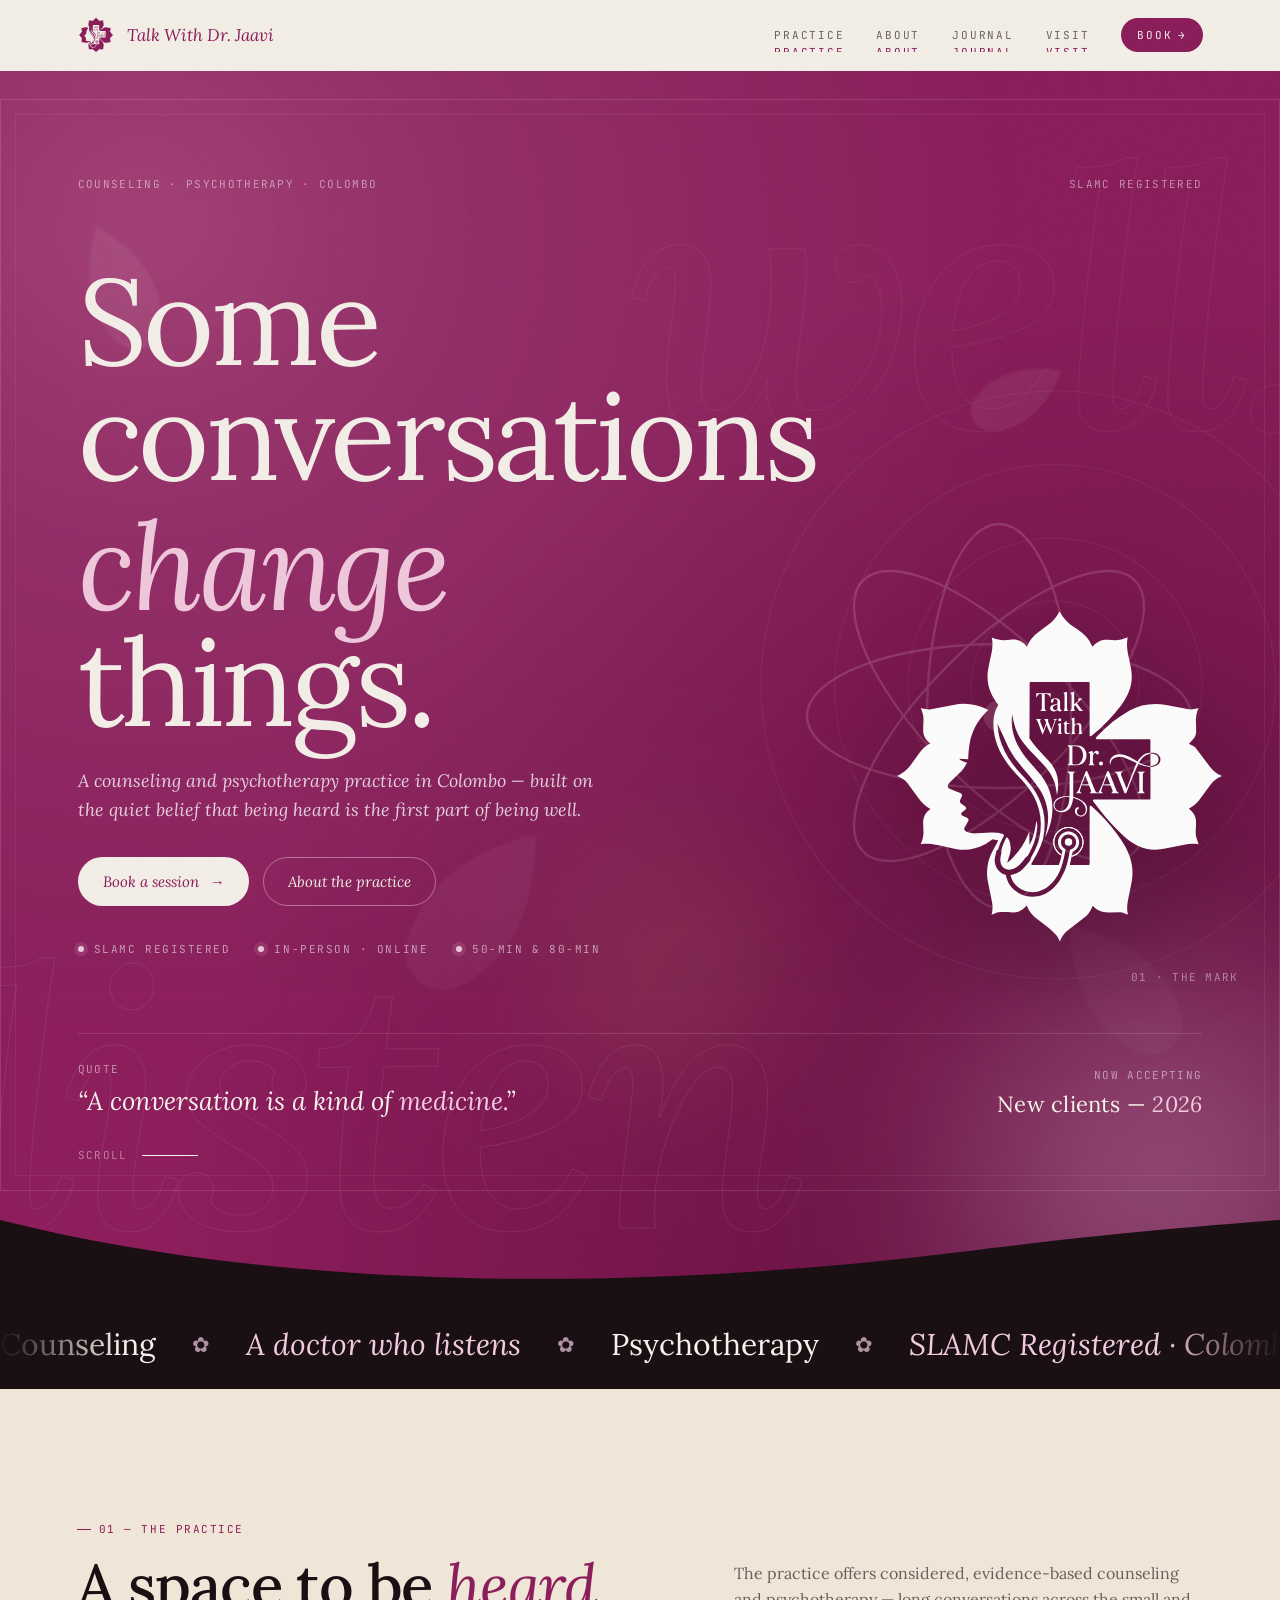
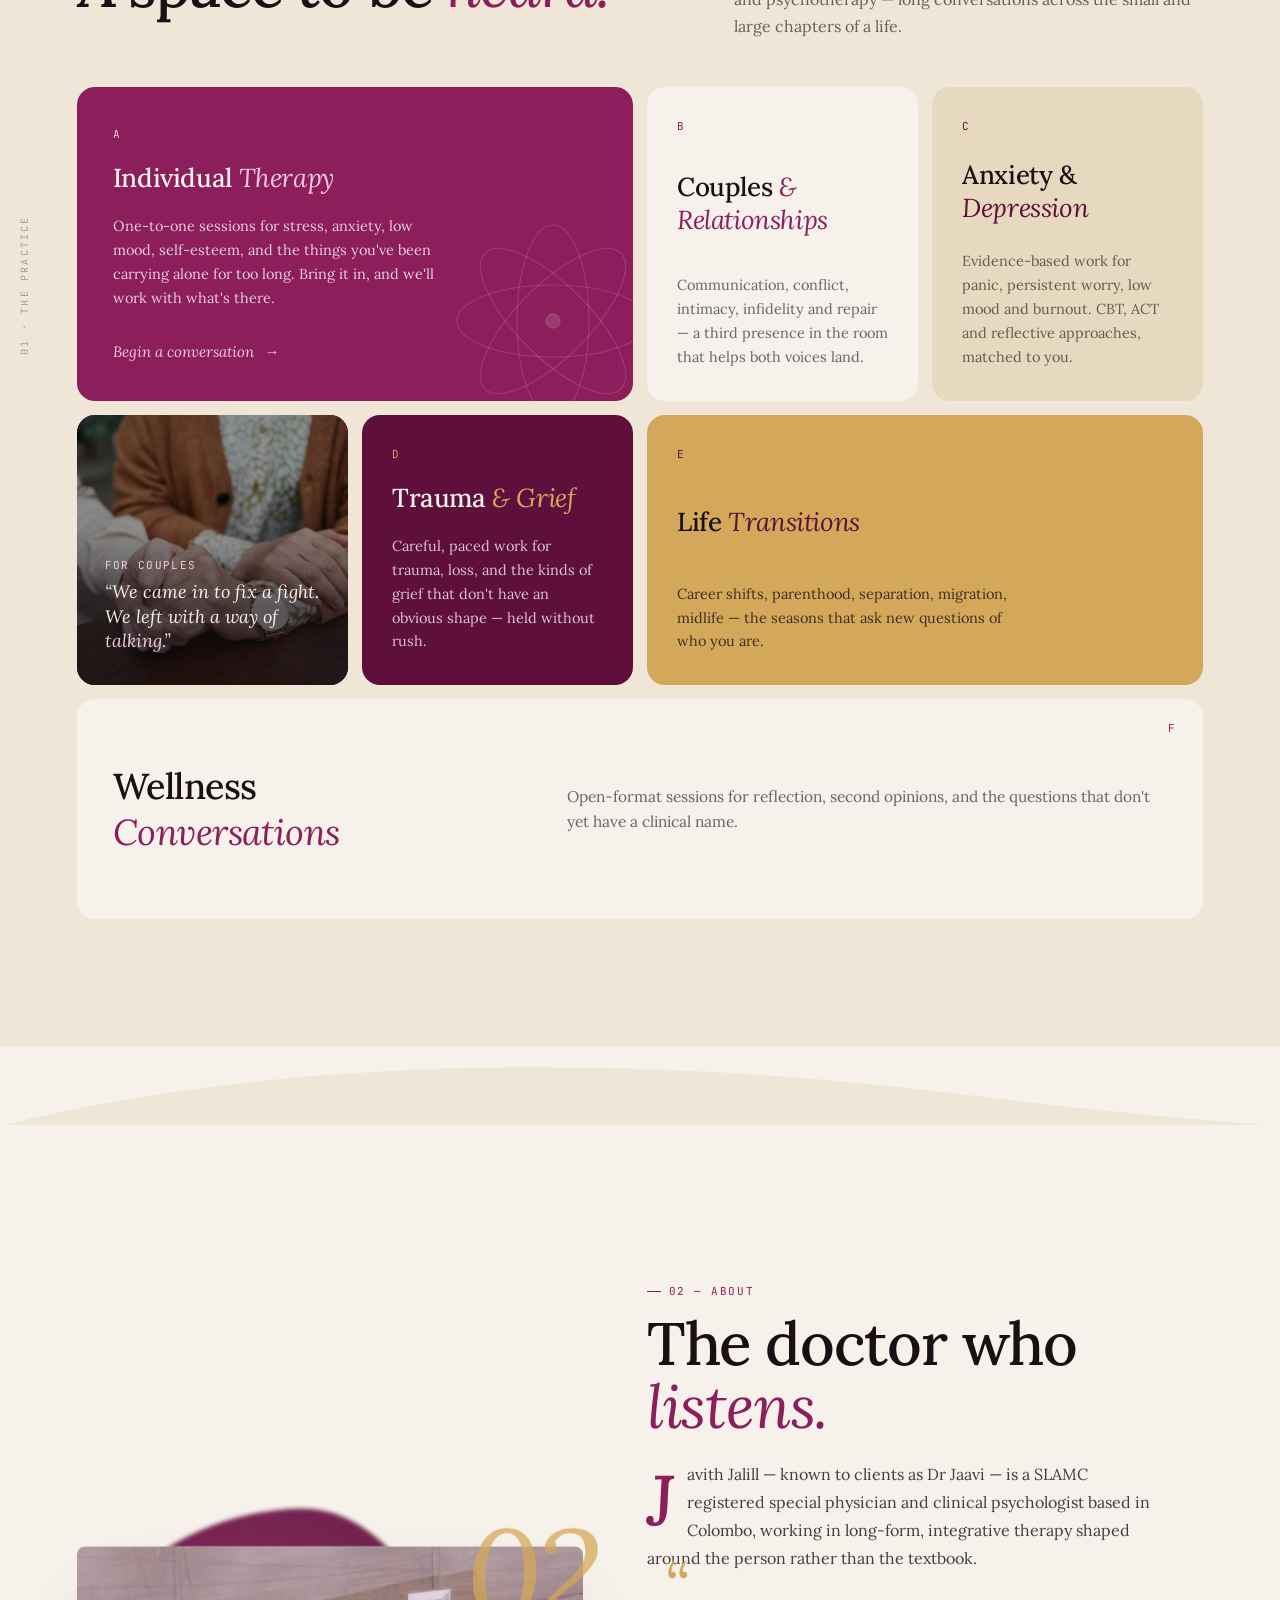
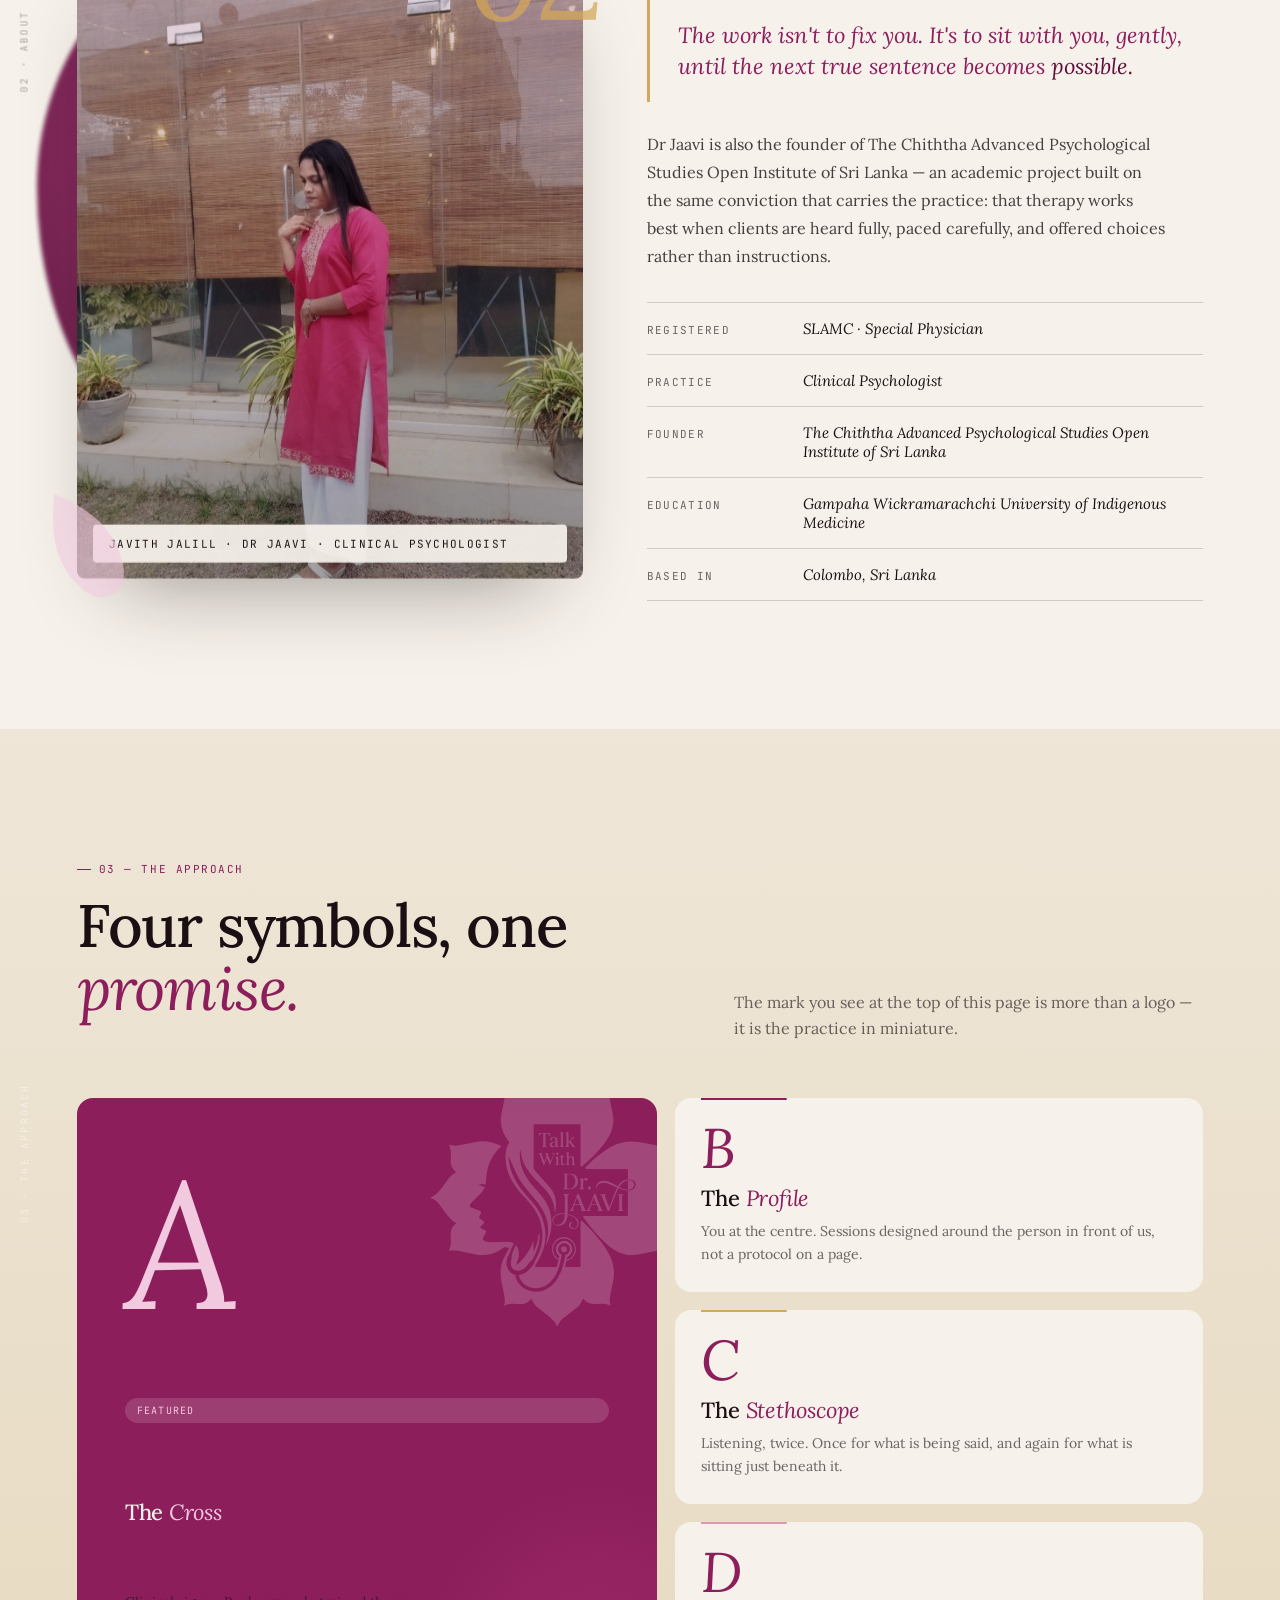
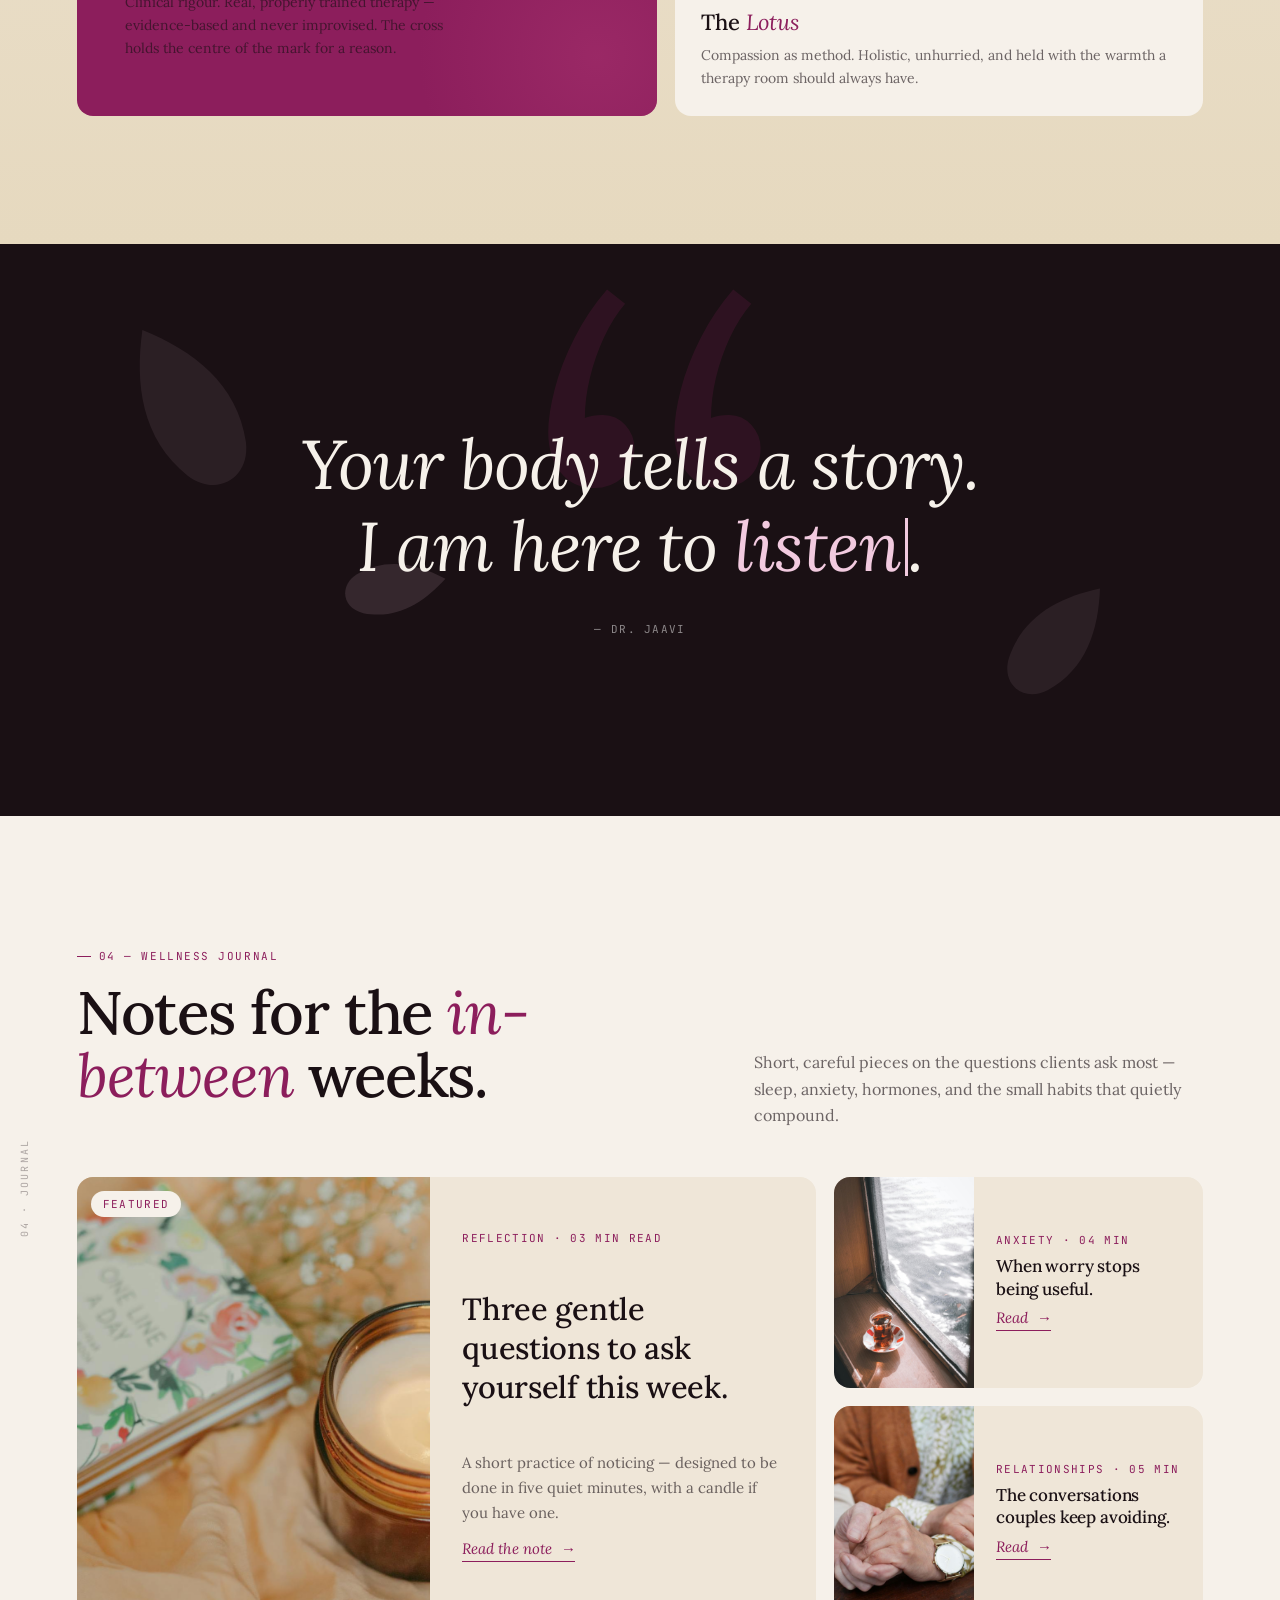
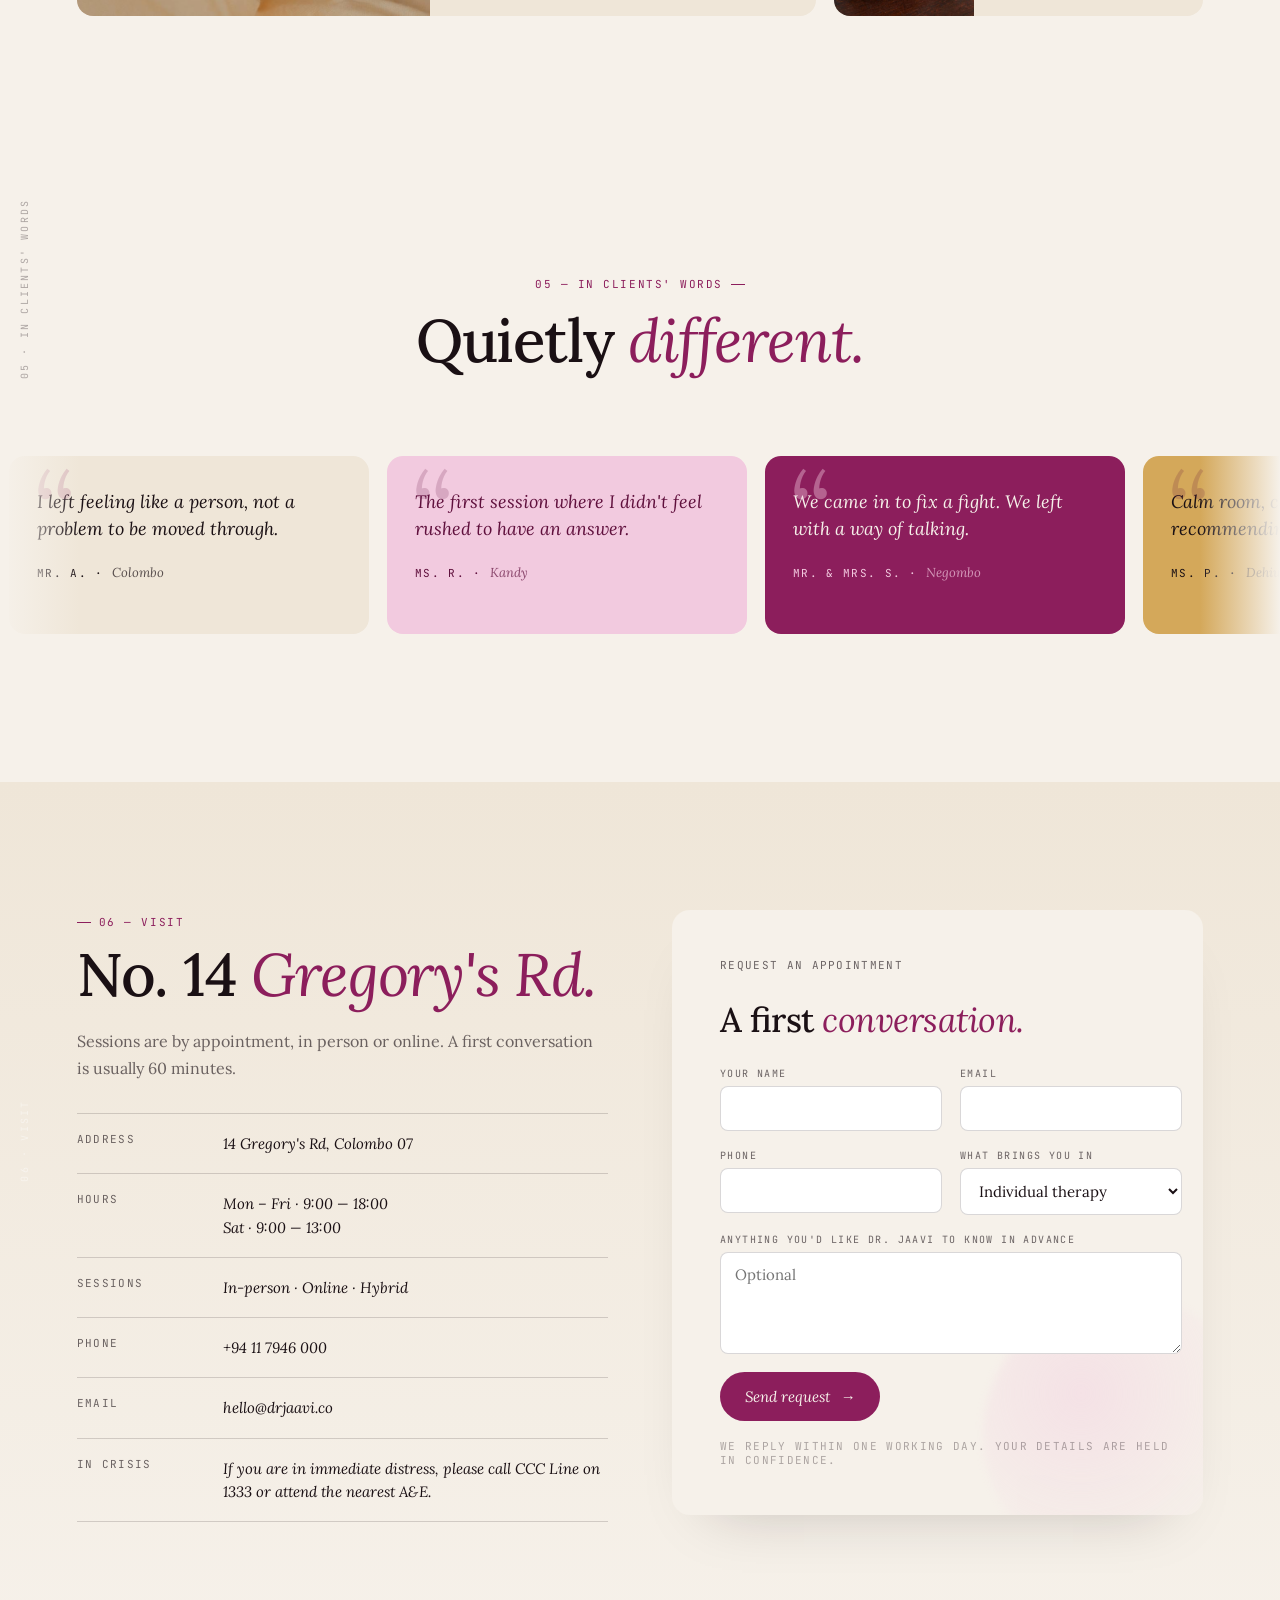
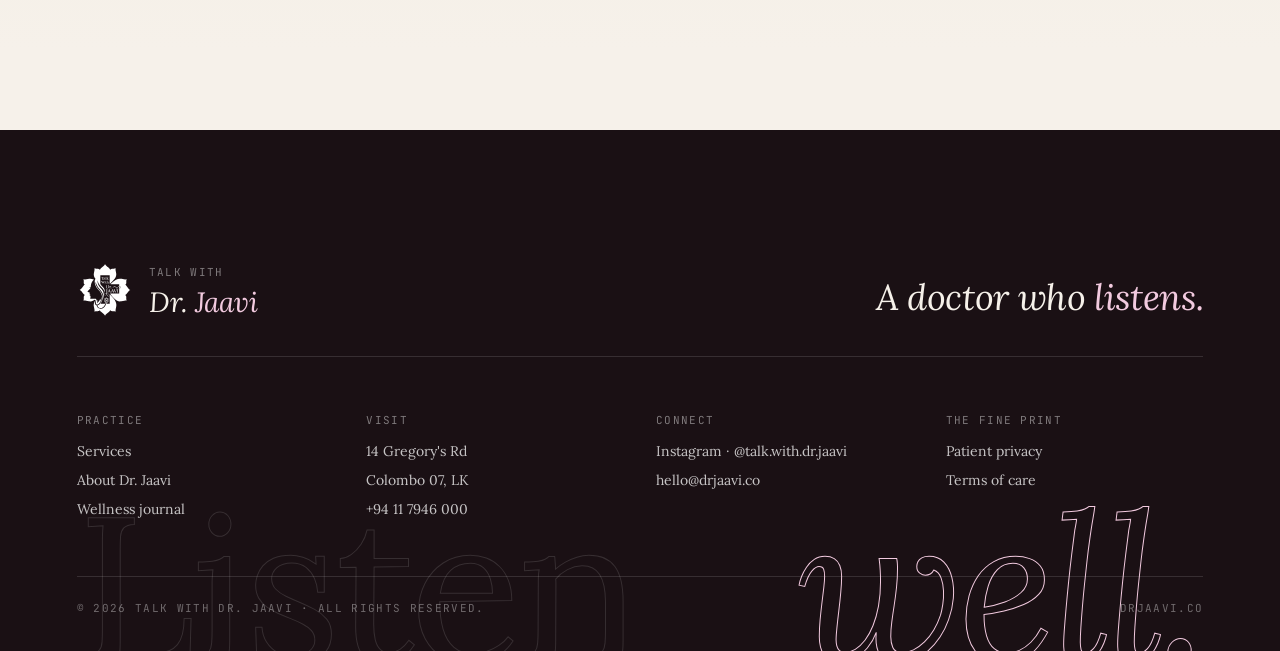
<file: index.html>
<!doctype html>
<html lang="en">
<head>
  <meta charset="utf-8"/>
  <title>Talk With Dr. Jaavi — A doctor who listens</title>
  <meta name="viewport" content="width=device-width, initial-scale=1"/>
  <meta name="description" content="Talk With Dr. Jaavi — Counseling and psychotherapy practice in Colombo. Considered, compassionate care offered through conversation."/>
  <meta name="theme-color" content="#8c1e5c"/>
  <link rel="icon" type="image/svg+xml" href="assets/logo.svg"/>
  <link rel="preconnect" href="https://fonts.googleapis.com"/>
  <link rel="preconnect" href="https://fonts.gstatic.com" crossorigin/>
  <link href="https://fonts.googleapis.com/css2?family=Lora:ital,wght@0,400;0,500;0,600;0,700;1,400;1,500&family=JetBrains+Mono:wght@400;500&display=swap" rel="stylesheet"/>
  <link rel="stylesheet" href="styles.css"/>
</head>
<body>

  <!-- SVG defs (grain, petal shape) -->
  <svg width="0" height="0" style="position:absolute" aria-hidden="true">
    <defs>
      <filter id="grainy">
        <feTurbulence type="fractalNoise" baseFrequency="0.9" numOctaves="2" stitchTiles="stitch"/>
        <feColorMatrix values="0 0 0 0 0  0 0 0 0 0  0 0 0 0 0  0 0 0 0.55 0"/>
      </filter>
      <symbol id="petal" viewBox="0 0 100 160">
        <path d="M50,4 C 78,40 96,82 78,128 C 66,156 34,156 22,128 C 4,82 22,40 50,4 Z"/>
      </symbol>
      <symbol id="curve-down" viewBox="0 0 1440 100" preserveAspectRatio="none">
        <path d="M0,0 C320,90 720,90 1080,40 C1260,15 1380,5 1440,0 L1440,100 L0,100 Z"/>
      </symbol>
      <symbol id="curve-up" viewBox="0 0 1440 100" preserveAspectRatio="none">
        <path d="M0,100 C320,10 720,10 1080,60 C1260,85 1380,95 1440,100 L1440,0 L0,0 Z"/>
      </symbol>
      <symbol id="bloom" viewBox="0 0 200 200">
        <g fill="none" stroke="currentColor" stroke-width="1">
          <ellipse cx="100" cy="100" rx="80" ry="30"/>
          <ellipse cx="100" cy="100" rx="80" ry="30" transform="rotate(45 100 100)"/>
          <ellipse cx="100" cy="100" rx="80" ry="30" transform="rotate(90 100 100)"/>
          <ellipse cx="100" cy="100" rx="80" ry="30" transform="rotate(135 100 100)"/>
          <circle cx="100" cy="100" r="6" fill="currentColor"/>
        </g>
      </symbol>
    </defs>
  </svg>

  <!-- Page-load splash -->
  <div class="splash" aria-hidden="true">
    <div class="splash-mark"><img src="assets/logo-mono-white.svg" alt=""/></div>
  </div>

  <!-- Grain overlay -->
  <div class="grain" aria-hidden="true"></div>

  <!-- Progress bar -->
  <div class="progress" id="progress" aria-hidden="true"></div>

  <!-- NAV -->
  <header class="nav" id="nav">
    <a href="#top" class="nav-brand" aria-label="Talk With Dr. Jaavi home">
      <span class="nav-logo-wrap"><img src="assets/logo-plum.svg" alt="" class="nav-logo"/></span>
      <span class="nav-name">Talk With Dr. <em>Jaavi</em></span>
    </a>
    <nav class="nav-links" aria-label="Primary">
      <a href="#practice" data-text="Practice"><span>Practice</span></a>
      <a href="#about" data-text="About"><span>About</span></a>
      <a href="#journal" data-text="Journal"><span>Journal</span></a>
      <a href="#visit" data-text="Visit"><span>Visit</span></a>
      <a href="#book" class="nav-cta">Book <span class="arr">&rarr;</span></a>
    </nav>
    <button class="nav-toggle" aria-label="Open menu" aria-expanded="false" aria-controls="nav-mobile">
      <span></span><span></span><span></span>
    </button>
    <div class="nav-mobile" id="nav-mobile" hidden>
      <a href="#practice">Practice</a>
      <a href="#about">About</a>
      <a href="#journal">Journal</a>
      <a href="#visit">Visit</a>
      <a href="#book" class="nav-cta">Book &rarr;</a>
    </div>
  </header>

  <!-- HERO -->
  <section class="hero" id="top">
    <!-- Decorative drifting layers -->
    <div class="hero-bg" aria-hidden="true">
      <div class="orb orb-a"></div>
      <div class="orb orb-b"></div>
      <div class="orb orb-c"></div>
      <svg class="rings" viewBox="0 0 600 600" preserveAspectRatio="xMidYMid meet">
        <g fill="none" stroke="rgba(255,255,255,0.10)" stroke-width="1">
          <circle cx="300" cy="300" r="80"/>
          <circle cx="300" cy="300" r="140"/>
          <circle cx="300" cy="300" r="210"/>
          <circle cx="300" cy="300" r="280"/>
        </g>
      </svg>
      <span class="ghost-word ghost-word-a">listen</span>
      <span class="ghost-word ghost-word-b">well.</span>
      <svg class="petal petal-a" aria-hidden="true"><use href="#petal"/></svg>
      <svg class="petal petal-b" aria-hidden="true"><use href="#petal"/></svg>
      <svg class="petal petal-c" aria-hidden="true"><use href="#petal"/></svg>
      <svg class="petal petal-d" aria-hidden="true"><use href="#petal"/></svg>
    </div>

    <div class="hero-frame">
      <div class="hero-head" data-reveal>
        <span class="mono">Counseling &middot; Psychotherapy &middot; Colombo</span>
        <span class="mono">SLAMC Registered</span>
      </div>

      <div class="hero-body">
        <div class="hero-copy">
          <h1 class="display">
            <span class="line"><span class="word"><span>Some</span></span> <span class="word"><span>conversations</span></span></span>
            <span class="line"><span class="word"><em><span>change</span></em></span> <span class="word"><span>things.</span></span></span>
          </h1>
          <p class="lede" data-reveal data-reveal-delay="500">
            A counseling and psychotherapy practice in Colombo &mdash;
            built on the quiet belief that being heard is the first part
            of being well.
          </p>
          <div class="hero-cta" data-reveal data-reveal-delay="650">
            <a href="#book" class="btn btn-primary magnetic">
              <span class="btn-label">Book a session</span>
              <span class="btn-arrow">&rarr;</span>
            </a>
            <a href="#about" class="btn btn-ghost">About the practice</a>
          </div>

          <ul class="hero-badges" data-reveal data-reveal-delay="800">
            <li><span class="dot"></span><span>SLAMC registered</span></li>
            <li><span class="dot"></span><span>In-person &middot; Online</span></li>
            <li><span class="dot"></span><span>50-min &amp; 80-min</span></li>
          </ul>
        </div>
        <div class="hero-mark" aria-hidden="true">
          <div class="hero-mark-bloom">
            <svg viewBox="0 0 200 200"><use href="#bloom"/></svg>
          </div>
          <div class="hero-mark-float">
            <img src="assets/logo-mono-white.svg" alt=""/>
          </div>
          <span class="hero-mark-tag mono">01 &middot; The mark</span>
        </div>
      </div>

      <div class="hero-foot" data-reveal data-reveal-delay="800">
        <div>
          <span class="mono">Quote</span>
          <p class="pull">&ldquo;A conversation is a kind of <em>medicine.</em>&rdquo;</p>
        </div>
        <div class="hero-foot-meta">
          <span class="mono">Now accepting</span>
          <span class="hero-foot-big">New clients &mdash; <em>2026</em></span>
        </div>
      </div>

      <a href="#practice" class="hero-scroll" aria-label="Scroll to next section">
        <span class="mono">Scroll</span>
        <span class="hero-scroll-line"></span>
      </a>
    </div>

    <!-- Curve divider into ticker -->
    <svg class="divider divider-bottom" aria-hidden="true" preserveAspectRatio="none"><use href="#curve-down"/></svg>
  </section>

  <!-- MARQUEE TICKER -->
  <div class="ticker" aria-hidden="true">
    <div class="ticker-track">
      <span>Counseling</span><span class="dot">&#10047;</span>
      <span><em>A doctor who listens</em></span><span class="dot">&#10047;</span>
      <span>Psychotherapy</span><span class="dot">&#10047;</span>
      <span><em>SLAMC Registered &middot; Colombo</em></span><span class="dot">&#10047;</span>
      <span>By appointment</span><span class="dot">&#10047;</span>
      <span><em>A conversation is a kind of medicine</em></span><span class="dot">&#10047;</span>
      <span>Counseling</span><span class="dot">&#10047;</span>
      <span><em>A doctor who listens</em></span><span class="dot">&#10047;</span>
      <span>Psychotherapy</span><span class="dot">&#10047;</span>
      <span><em>SLAMC Registered &middot; Colombo</em></span><span class="dot">&#10047;</span>
      <span>By appointment</span><span class="dot">&#10047;</span>
      <span><em>A conversation is a kind of medicine</em></span><span class="dot">&#10047;</span>
    </div>
  </div>

  <!-- PRACTICE / SERVICES (BENTO) -->
  <section class="section practice" id="practice">
    <span class="chapter-mark" aria-hidden="true">01 &middot; The Practice</span>

    <div class="practice-head">
      <div>
        <span class="sec-num" data-reveal>01 &mdash; The Practice</span>
        <h2 class="sec-title" data-reveal data-reveal-delay="80">A space to be <em>heard.</em></h2>
      </div>
      <p class="sec-desc" data-reveal data-reveal-delay="160">
        The practice offers considered, evidence-based counseling and
        psychotherapy &mdash; long conversations across the small and
        large chapters of a life.
      </p>
    </div>

    <div class="bento">
      <article class="bento-card bcard-a is-feature" data-reveal>
        <span class="bcard-num">A</span>
        <h3>Individual <em>Therapy</em></h3>
        <p>One-to-one sessions for stress, anxiety, low mood, self-esteem,
        and the things you've been carrying alone for too long. Bring it in,
        and we'll work with what's there.</p>
        <a href="#book" class="bcard-link">Begin a conversation <span>&rarr;</span></a>
        <svg class="bcard-bloom" aria-hidden="true"><use href="#bloom"/></svg>
      </article>

      <article class="bento-card bcard-b" data-reveal data-reveal-delay="80">
        <span class="bcard-num">B</span>
        <h3>Couples <em>&amp; Relationships</em></h3>
        <p>Communication, conflict, intimacy, infidelity and repair &mdash;
        a third presence in the room that helps both voices land.</p>
      </article>

      <article class="bento-card bcard-c" data-reveal data-reveal-delay="160">
        <span class="bcard-num">C</span>
        <h3>Anxiety &amp; <em>Depression</em></h3>
        <p>Evidence-based work for panic, persistent worry, low mood and
        burnout. CBT, ACT and reflective approaches, matched to you.</p>
      </article>

      <article class="bento-card bcard-d is-image" data-reveal data-reveal-delay="240">
        <img src="assets/images/journal-3.jpg" alt=""/>
        <div class="bcard-image-overlay">
          <span class="mono">For couples</span>
          <p>&ldquo;We came in to fix a fight. We left with a way of <em>talking.</em>&rdquo;</p>
        </div>
      </article>

      <article class="bento-card bcard-e" data-reveal data-reveal-delay="320">
        <span class="bcard-num">D</span>
        <h3>Trauma <em>&amp; Grief</em></h3>
        <p>Careful, paced work for trauma, loss, and the kinds of grief
        that don't have an obvious shape &mdash; held without rush.</p>
      </article>

      <article class="bento-card bcard-f" data-reveal data-reveal-delay="400">
        <span class="bcard-num">E</span>
        <h3>Life <em>Transitions</em></h3>
        <p>Career shifts, parenthood, separation, migration, midlife &mdash;
        the seasons that ask new questions of who you are.</p>
      </article>

      <article class="bento-card bcard-g" data-reveal data-reveal-delay="480">
        <span class="bcard-num">F</span>
        <h3>Wellness <em>Conversations</em></h3>
        <p>Open-format sessions for reflection, second opinions, and the
        questions that don't yet have a clinical name.</p>
      </article>
    </div>
  </section>

  <!-- Curve divider -->
  <svg class="divider-section divider-cream-to-cream" aria-hidden="true" preserveAspectRatio="none"><use href="#curve-up"/></svg>

  <!-- ABOUT -->
  <section class="section about" id="about">
    <span class="chapter-mark" aria-hidden="true">02 &middot; About</span>

    <div class="about-grid">
      <div class="about-img" data-reveal data-parallax="0.12">
        <span class="about-blob" aria-hidden="true"></span>
        <span class="about-bigno" aria-hidden="true">02</span>
        <div class="about-img-frame">
          <img src="assets/images/about.jpg" alt="Dr. Jaavi at the practice"/>
          <div class="about-img-tone"></div>
        </div>
        <span class="about-cap mono">Javith Jalill &middot; Dr Jaavi &middot; Clinical Psychologist</span>
        <svg class="about-petal" aria-hidden="true"><use href="#petal"/></svg>
      </div>
      <div class="about-copy">
        <span class="sec-num" data-reveal>02 &mdash; About</span>
        <h2 class="sec-title" data-reveal data-reveal-delay="80">The doctor who <em>listens.</em></h2>
        <p data-reveal data-reveal-delay="160" class="dropcap">
          Javith Jalill &mdash; known to clients as Dr Jaavi &mdash; is a
          SLAMC registered special physician and clinical psychologist based
          in Colombo, working in long-form, integrative therapy shaped around
          the person rather than the textbook.
        </p>

        <blockquote class="about-pull" data-reveal data-reveal-delay="200">
          <span aria-hidden="true">&ldquo;</span>
          The work isn't to fix you. It's to sit with you, gently, until
          the next true sentence becomes <em>possible.</em>
        </blockquote>

        <p data-reveal data-reveal-delay="260">
          Dr Jaavi is also the founder of The Chiththa Advanced Psychological
          Studies Open Institute of Sri Lanka &mdash; an academic project built on
          the same conviction that carries the practice: that therapy works best
          when clients are heard fully, paced carefully, and offered choices
          rather than instructions.
        </p>
        <ul class="creds" data-reveal data-reveal-delay="340">
          <li><span class="mono">Registered</span><span>SLAMC &middot; Special Physician</span></li>
          <li><span class="mono">Practice</span><span>Clinical Psychologist</span></li>
          <li><span class="mono">Founder</span><span>The Chiththa Advanced Psychological Studies Open Institute of Sri Lanka</span></li>
          <li><span class="mono">Education</span><span>Gampaha Wickramarachchi University of Indigenous Medicine</span></li>
          <li><span class="mono">Based in</span><span>Colombo, Sri Lanka</span></li>
        </ul>
      </div>
    </div>
  </section>

  <!-- APPROACH (FEATURED + 3) -->
  <section class="section approach">
    <span class="chapter-mark light" aria-hidden="true">03 &middot; The Approach</span>

    <div class="approach-head">
      <div>
        <span class="sec-num" data-reveal>03 &mdash; The Approach</span>
        <h2 class="sec-title" data-reveal data-reveal-delay="80">Four symbols, one <em>promise.</em></h2>
      </div>
      <p class="sec-desc" data-reveal data-reveal-delay="160">
        The mark you see at the top of this page is more than a logo &mdash;
        it is the practice in miniature.
      </p>
    </div>

    <div class="approach-grid">
      <article class="pillar pillar-feature" data-reveal>
        <span class="pillar-letter">A</span>
        <span class="pillar-tag mono">Featured</span>
        <h3>The <em>Cross</em></h3>
        <p>Clinical rigour. Real, properly trained therapy &mdash;
        evidence-based and never improvised. The cross holds
        the centre of the mark for a reason.</p>
        <img class="pillar-bloom" src="assets/logo-mono-white.svg" alt="" aria-hidden="true"/>
      </article>

      <div class="pillar-stack">
        <article class="pillar" data-reveal data-reveal-delay="100">
          <span class="pillar-letter">B</span>
          <h3>The <em>Profile</em></h3>
          <p>You at the centre. Sessions designed around the person
          in front of us, not a protocol on a page.</p>
        </article>
        <article class="pillar" data-reveal data-reveal-delay="200">
          <span class="pillar-letter">C</span>
          <h3>The <em>Stethoscope</em></h3>
          <p>Listening, twice. Once for what is being said,
          and again for what is sitting just beneath it.</p>
        </article>
        <article class="pillar" data-reveal data-reveal-delay="300">
          <span class="pillar-letter">D</span>
          <h3>The <em>Lotus</em></h3>
          <p>Compassion as method. Holistic, unhurried, and held
          with the warmth a therapy room should always have.</p>
        </article>
      </div>
    </div>
  </section>

  <!-- QUOTE BREAK -->
  <section class="quote-break">
    <div class="quote-bg" aria-hidden="true">
      <span class="qmark">&ldquo;</span>
      <svg class="qpetal qpetal-a"><use href="#petal"/></svg>
      <svg class="qpetal qpetal-b"><use href="#petal"/></svg>
      <svg class="qpetal qpetal-c"><use href="#petal"/></svg>
    </div>
    <div class="quote-frame">
      <p class="quote-text" data-reveal>
        Your body tells a story.<br/>
        I am here to <em>listen<span class="caret"></span></em>.
      </p>
      <span class="mono quote-attr" data-reveal data-reveal-delay="200">&mdash; Dr. Jaavi</span>
    </div>
  </section>

  <!-- JOURNAL (BENTO) -->
  <section class="section journal" id="journal">
    <span class="chapter-mark" aria-hidden="true">04 &middot; Journal</span>

    <div class="journal-head">
      <div>
        <span class="sec-num" data-reveal>04 &mdash; Wellness Journal</span>
        <h2 class="sec-title" data-reveal data-reveal-delay="80">Notes for the <em>in-between</em> weeks.</h2>
      </div>
      <p class="sec-desc" data-reveal data-reveal-delay="160">
        Short, careful pieces on the questions clients ask most &mdash;
        sleep, anxiety, hormones, and the small habits that quietly compound.
      </p>
    </div>

    <div class="journal-bento">
      <article class="jcard jcard-feature" data-reveal>
        <a class="jcard-img" href="#">
          <img src="assets/images/journal-1.jpg" alt=""/>
          <span class="jcard-tag mono">Featured</span>
        </a>
        <div class="jcard-meta">
          <span class="mono">Reflection &middot; 03 min read</span>
          <h3>Three gentle questions to ask yourself this week.</h3>
          <p>A short practice of noticing &mdash; designed to be done in five
          quiet minutes, with a candle if you have one.</p>
          <a href="#" class="post-link">Read the note <span>&rarr;</span></a>
        </div>
      </article>

      <article class="jcard jcard-small" data-reveal data-reveal-delay="120">
        <a class="jcard-img" href="#">
          <img src="assets/images/journal-2.jpg" alt=""/>
        </a>
        <div class="jcard-meta">
          <span class="mono">Anxiety &middot; 04 min</span>
          <h3>When worry stops being useful.</h3>
          <a href="#" class="post-link">Read <span>&rarr;</span></a>
        </div>
      </article>

      <article class="jcard jcard-small" data-reveal data-reveal-delay="200">
        <a class="jcard-img" href="#">
          <img src="assets/images/journal-3.jpg" alt=""/>
        </a>
        <div class="jcard-meta">
          <span class="mono">Relationships &middot; 05 min</span>
          <h3>The conversations couples keep avoiding.</h3>
          <a href="#" class="post-link">Read <span>&rarr;</span></a>
        </div>
      </article>
    </div>
  </section>

  <!-- TESTIMONIALS - MARQUEE -->
  <section class="section testimonials">
    <span class="chapter-mark" aria-hidden="true">05 &middot; In Clients' Words</span>

    <div class="sec-head sec-head-center">
      <span class="sec-num" data-reveal>05 &mdash; In Clients' Words</span>
      <h2 class="sec-title" data-reveal data-reveal-delay="80">Quietly <em>different.</em></h2>
    </div>

    <div class="t-marquee" aria-hidden="false">
      <div class="t-track">
        <figure class="t-card t-tone-cream">
          <blockquote>I left feeling like a person, not a problem to be moved through.</blockquote>
          <figcaption>Mr. A. &middot; <em>Colombo</em></figcaption>
        </figure>
        <figure class="t-card t-tone-rose">
          <blockquote>The first session where I didn't feel rushed to have an answer.</blockquote>
          <figcaption>Ms. R. &middot; <em>Kandy</em></figcaption>
        </figure>
        <figure class="t-card t-tone-plum">
          <blockquote>We came in to fix a fight. We left with a way of talking.</blockquote>
          <figcaption>Mr. &amp; Mrs. S. &middot; <em>Negombo</em></figcaption>
        </figure>
        <figure class="t-card t-tone-honey">
          <blockquote>Calm room, calmer mind. I keep recommending Dr. Jaavi to friends.</blockquote>
          <figcaption>Ms. P. &middot; <em>Dehiwala</em></figcaption>
        </figure>
        <figure class="t-card t-tone-cream">
          <blockquote>I got asked the question I'd been avoiding &mdash; then given room for the answer.</blockquote>
          <figcaption>Ms. N. &middot; <em>Colombo</em></figcaption>
        </figure>
        <figure class="t-card t-tone-sand">
          <blockquote>I came for grief. I stayed for the company of being understood.</blockquote>
          <figcaption>Mr. K. &middot; <em>Galle</em></figcaption>
        </figure>
        <!-- duplicate set for seamless loop -->
        <figure class="t-card t-tone-cream" aria-hidden="true">
          <blockquote>I left feeling like a person, not a problem to be moved through.</blockquote>
          <figcaption>Mr. A. &middot; <em>Colombo</em></figcaption>
        </figure>
        <figure class="t-card t-tone-rose" aria-hidden="true">
          <blockquote>The first session where I didn't feel rushed to have an answer.</blockquote>
          <figcaption>Ms. R. &middot; <em>Kandy</em></figcaption>
        </figure>
        <figure class="t-card t-tone-plum" aria-hidden="true">
          <blockquote>We came in to fix a fight. We left with a way of talking.</blockquote>
          <figcaption>Mr. &amp; Mrs. S. &middot; <em>Negombo</em></figcaption>
        </figure>
        <figure class="t-card t-tone-honey" aria-hidden="true">
          <blockquote>Calm room, calmer mind. I keep recommending Dr. Jaavi to friends.</blockquote>
          <figcaption>Ms. P. &middot; <em>Dehiwala</em></figcaption>
        </figure>
        <figure class="t-card t-tone-cream" aria-hidden="true">
          <blockquote>I got asked the question I'd been avoiding &mdash; then given room for the answer.</blockquote>
          <figcaption>Ms. N. &middot; <em>Colombo</em></figcaption>
        </figure>
        <figure class="t-card t-tone-sand" aria-hidden="true">
          <blockquote>I came for grief. I stayed for the company of being understood.</blockquote>
          <figcaption>Mr. K. &middot; <em>Galle</em></figcaption>
        </figure>
      </div>
    </div>
  </section>

  <!-- VISIT / BOOK -->
  <section class="section visit" id="visit">
    <span class="chapter-mark light" aria-hidden="true">06 &middot; Visit</span>

    <div class="visit-grid">
      <div class="visit-info">
        <span class="sec-num" data-reveal>06 &mdash; Visit</span>
        <h2 class="sec-title" data-reveal data-reveal-delay="80">No. 14 <em>Gregory's Rd.</em></h2>
        <p class="sec-desc" data-reveal data-reveal-delay="160">
          Sessions are by appointment, in person or online.
          A first conversation is usually 60 minutes.
        </p>

        <dl class="visit-list" data-reveal data-reveal-delay="240">
          <div><dt class="mono">Address</dt><dd>14 Gregory's Rd, Colombo 07</dd></div>
          <div><dt class="mono">Hours</dt><dd>Mon &ndash; Fri &middot; 9:00 &mdash; 18:00<br/>Sat &middot; 9:00 &mdash; 13:00</dd></div>
          <div><dt class="mono">Sessions</dt><dd>In-person &middot; Online &middot; Hybrid</dd></div>
          <div><dt class="mono">Phone</dt><dd>+94 11 7946 000</dd></div>
          <div><dt class="mono">Email</dt><dd>hello@drjaavi.co</dd></div>
          <div><dt class="mono">In crisis</dt><dd>If you are in immediate distress, please call CCC Line on 1333 or attend the nearest A&amp;E.</dd></div>
        </dl>
      </div>

      <form class="visit-form" id="book" novalidate data-reveal data-reveal-delay="200">
        <span class="form-blob" aria-hidden="true"></span>
        <span class="mono">Request an appointment</span>
        <h3 class="form-title">A first <em>conversation.</em></h3>

        <label>
          <span>Your name</span>
          <input type="text" name="name" required autocomplete="name"/>
        </label>
        <label>
          <span>Email</span>
          <input type="email" name="email" required autocomplete="email"/>
        </label>
        <label>
          <span>Phone</span>
          <input type="tel" name="phone" autocomplete="tel"/>
        </label>
        <label>
          <span>What brings you in</span>
          <select name="reason">
            <option>Individual therapy</option>
            <option>Couples &amp; relationships</option>
            <option>Anxiety &amp; depression</option>
            <option>Trauma &amp; grief</option>
            <option>Life transitions</option>
            <option>Wellness conversation</option>
            <option>Not sure yet</option>
          </select>
        </label>
        <label class="full">
          <span>Anything you'd like Dr. Jaavi to know in advance</span>
          <textarea name="notes" rows="4" placeholder="Optional"></textarea>
        </label>
        <button type="submit" class="btn btn-primary magnetic">
          <span class="btn-label">Send request</span>
          <span class="btn-arrow">&rarr;</span>
        </button>
        <p class="form-fine mono">We reply within one working day. Your details are held in confidence.</p>
      </form>
    </div>
  </section>

  <!-- FOOTER -->
  <footer class="footer">
    <svg class="divider-section divider-into-footer" aria-hidden="true" preserveAspectRatio="none"><use href="#curve-down"/></svg>

    <div class="footer-mark" aria-hidden="true">
      <span>Listen</span><span><em>well.</em></span>
    </div>

    <div class="footer-top">
      <div class="footer-brand">
        <img src="assets/logo-mono-white.svg" alt=""/>
        <div>
          <span class="mono">Talk With</span>
          <h4>Dr. <em>Jaavi</em></h4>
        </div>
      </div>
      <p class="footer-tag">A doctor who <em>listens.</em></p>
    </div>

    <div class="footer-cols">
      <div>
        <span class="mono">Practice</span>
        <ul>
          <li><a href="#practice">Services</a></li>
          <li><a href="#about">About Dr. Jaavi</a></li>
          <li><a href="#journal">Wellness journal</a></li>
        </ul>
      </div>
      <div>
        <span class="mono">Visit</span>
        <ul>
          <li>14 Gregory's Rd</li>
          <li>Colombo 07, LK</li>
          <li>+94 11 7946 000</li>
        </ul>
      </div>
      <div>
        <span class="mono">Connect</span>
        <ul>
          <li><a href="#">Instagram &middot; @talk.with.dr.jaavi</a></li>
          <li><a href="mailto:hello@drjaavi.co">hello@drjaavi.co</a></li>
        </ul>
      </div>
      <div>
        <span class="mono">The fine print</span>
        <ul>
          <li><a href="#">Patient privacy</a></li>
          <li><a href="#">Terms of care</a></li>
        </ul>
      </div>
    </div>

    <div class="footer-foot">
      <span class="mono">&copy; 2026 Talk With Dr. Jaavi &middot; All rights reserved.</span>
      <span class="mono">drjaavi.co</span>
    </div>
  </footer>

  <script src="script.js"></script>
</body>
</html>
</file>
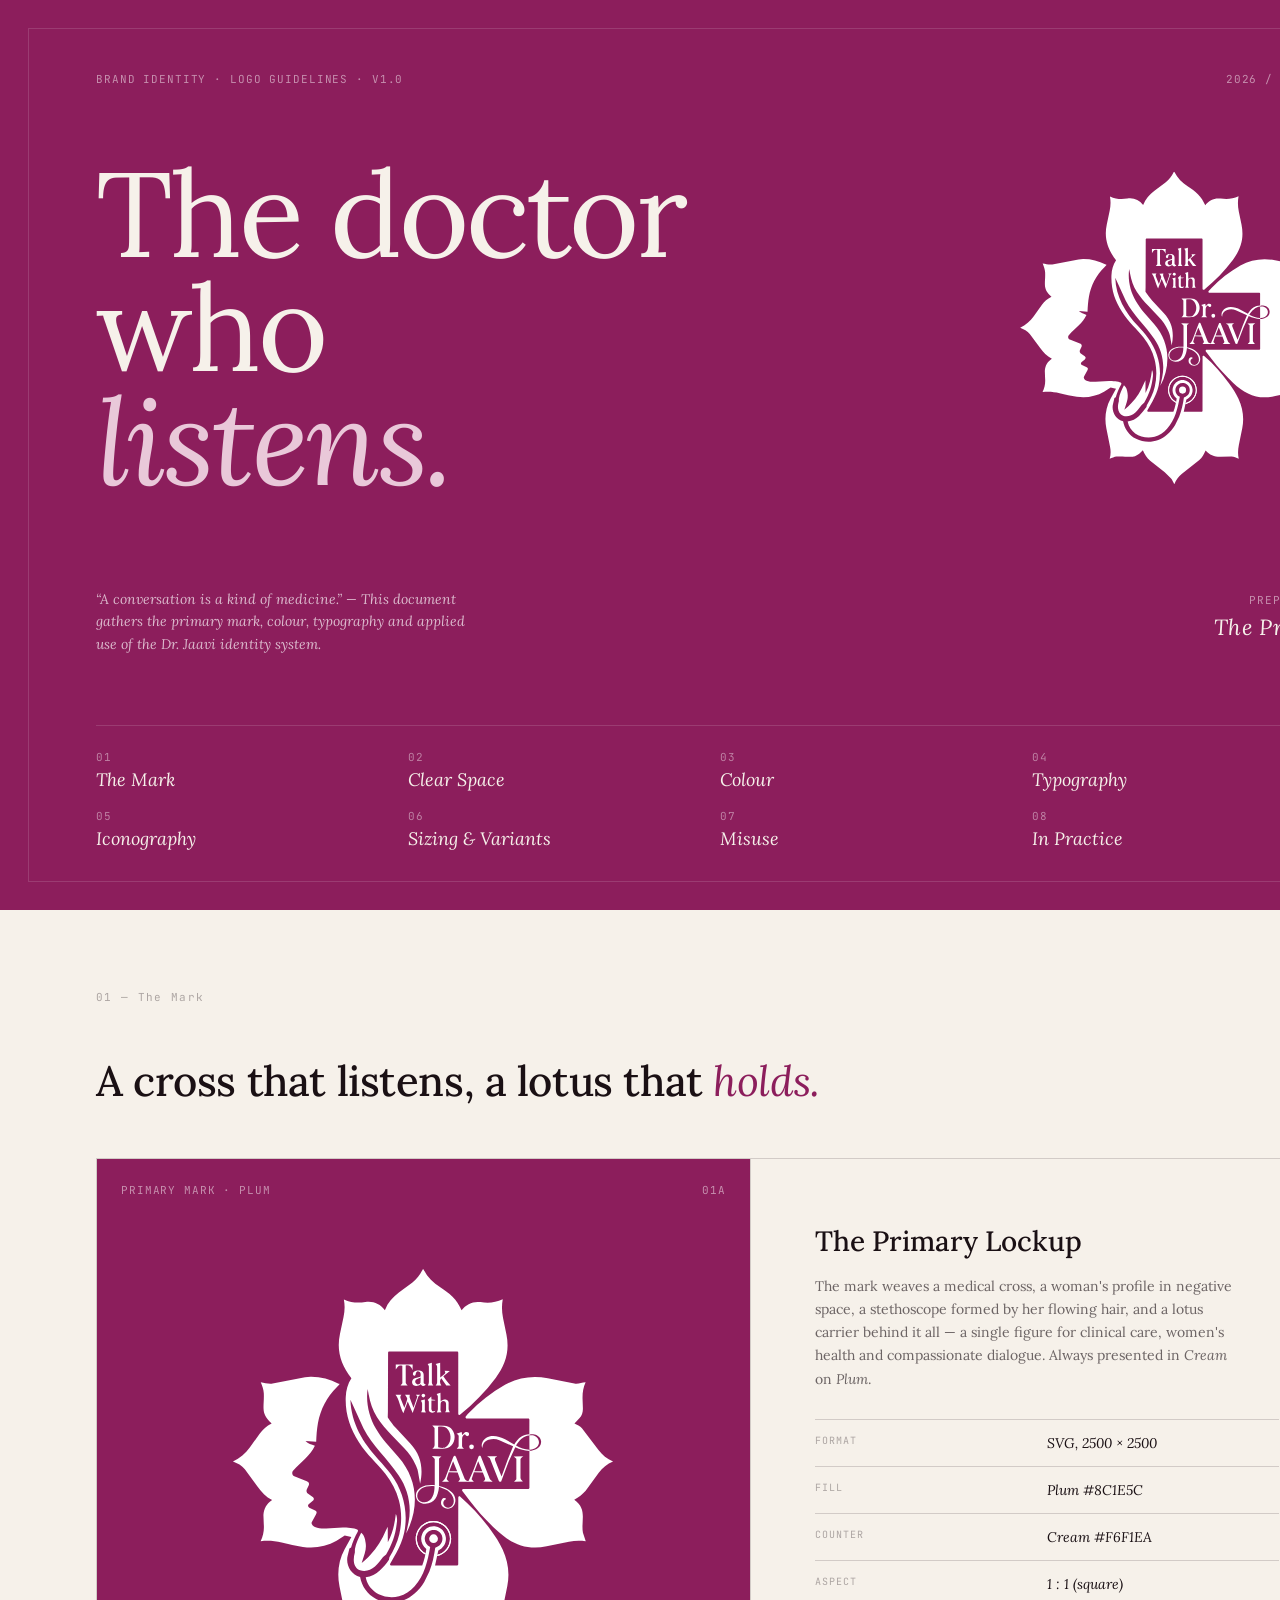
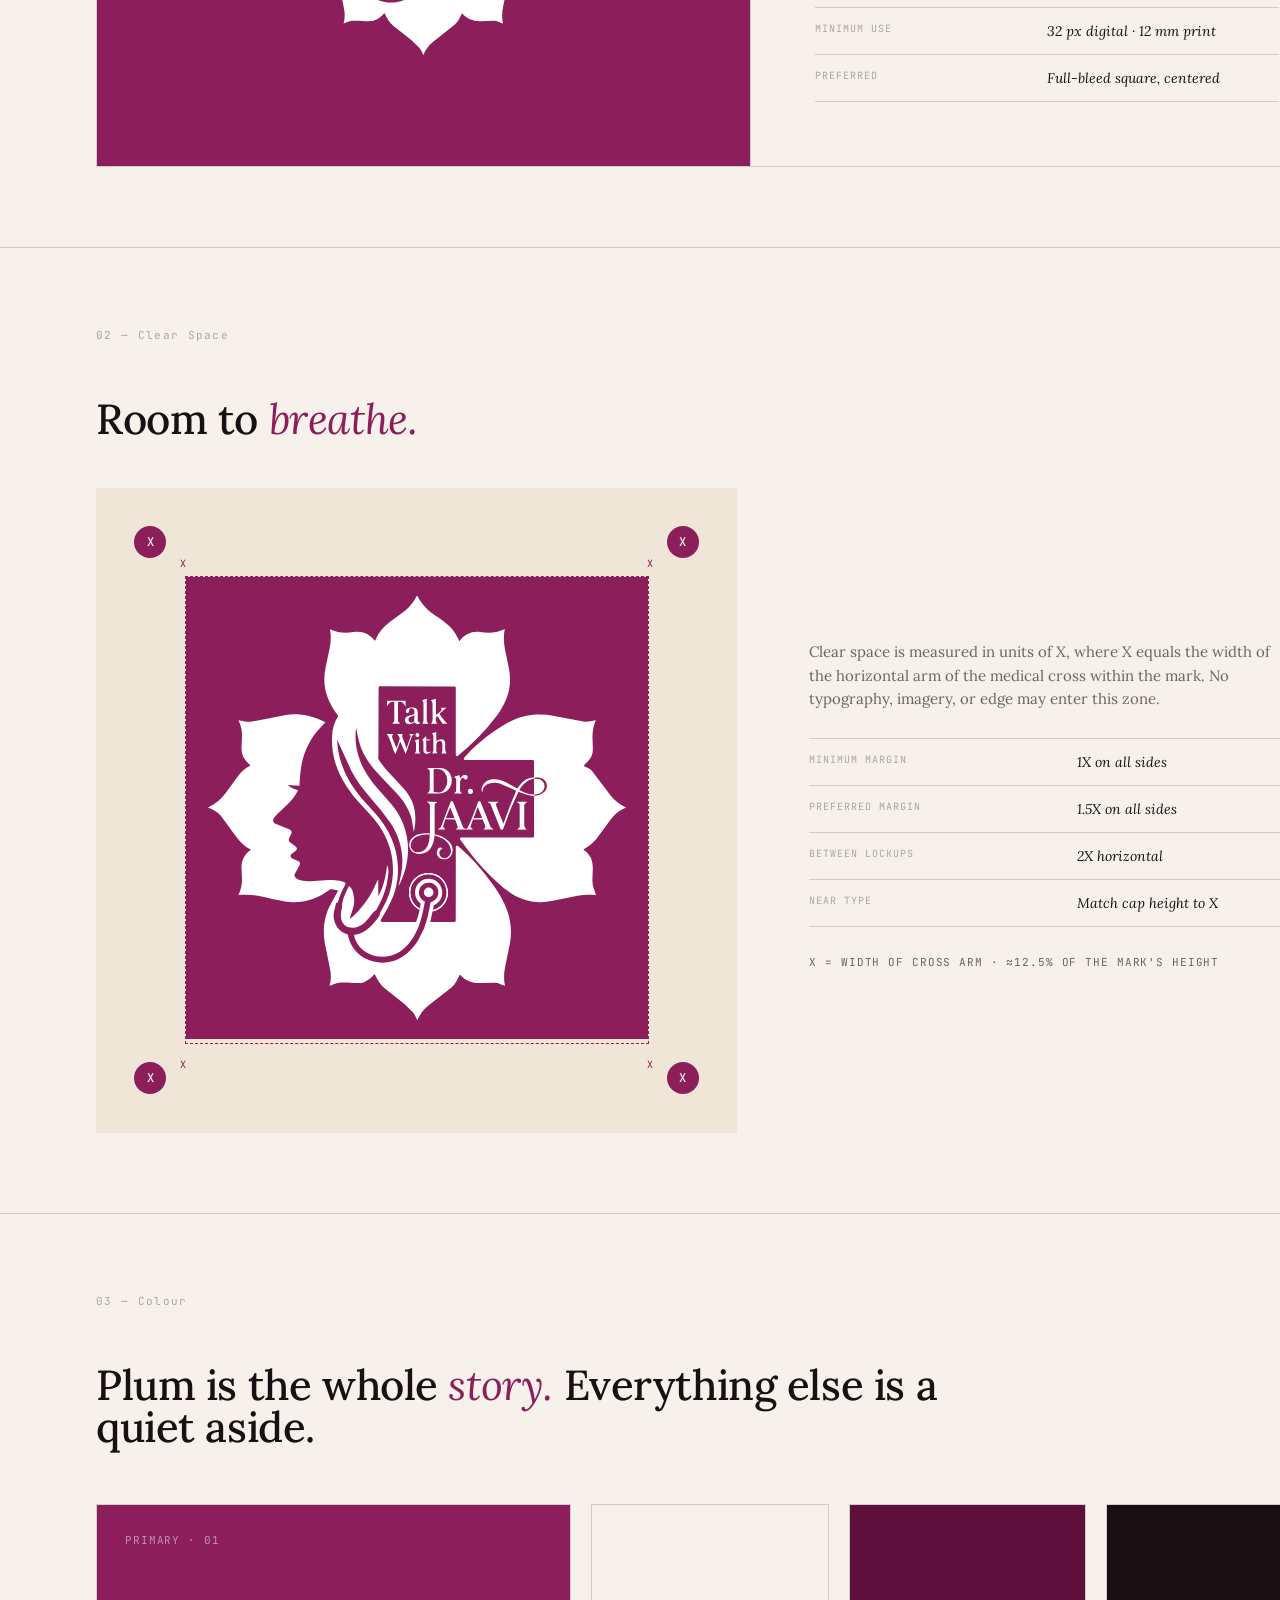
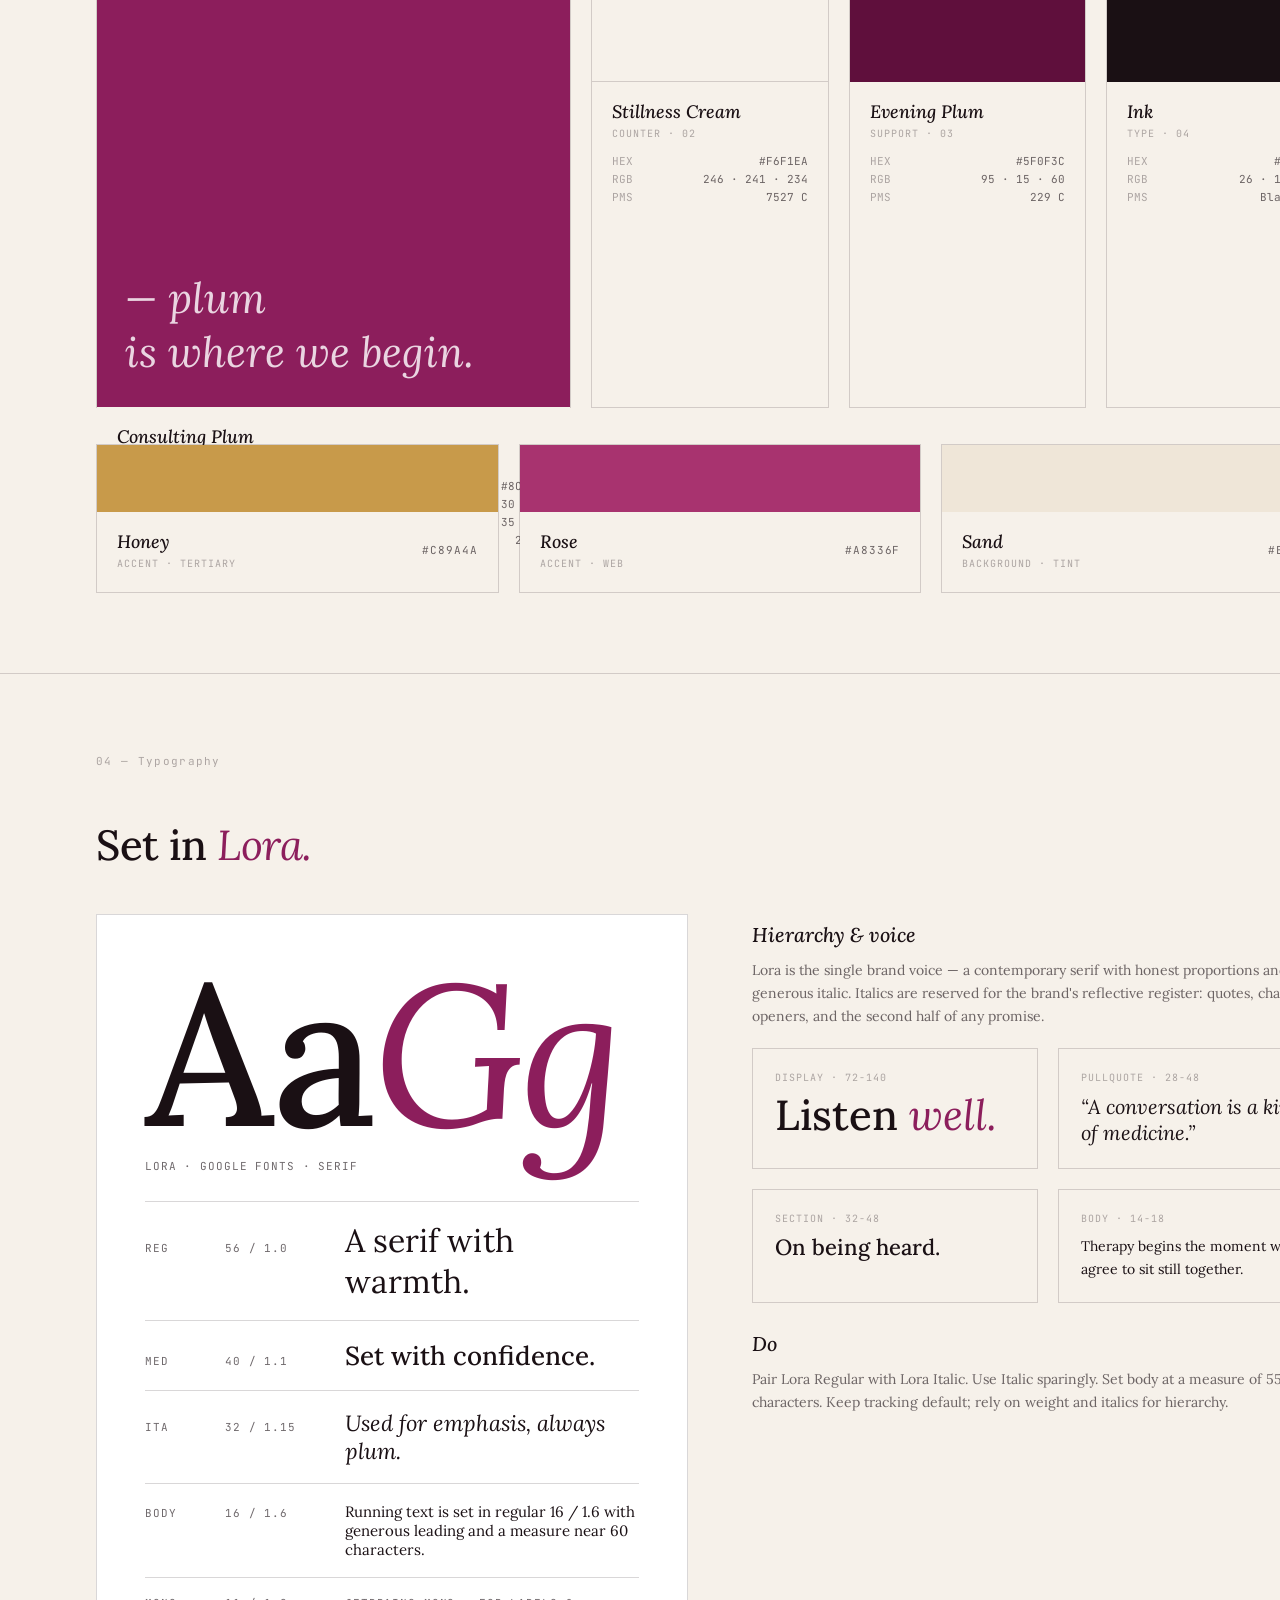
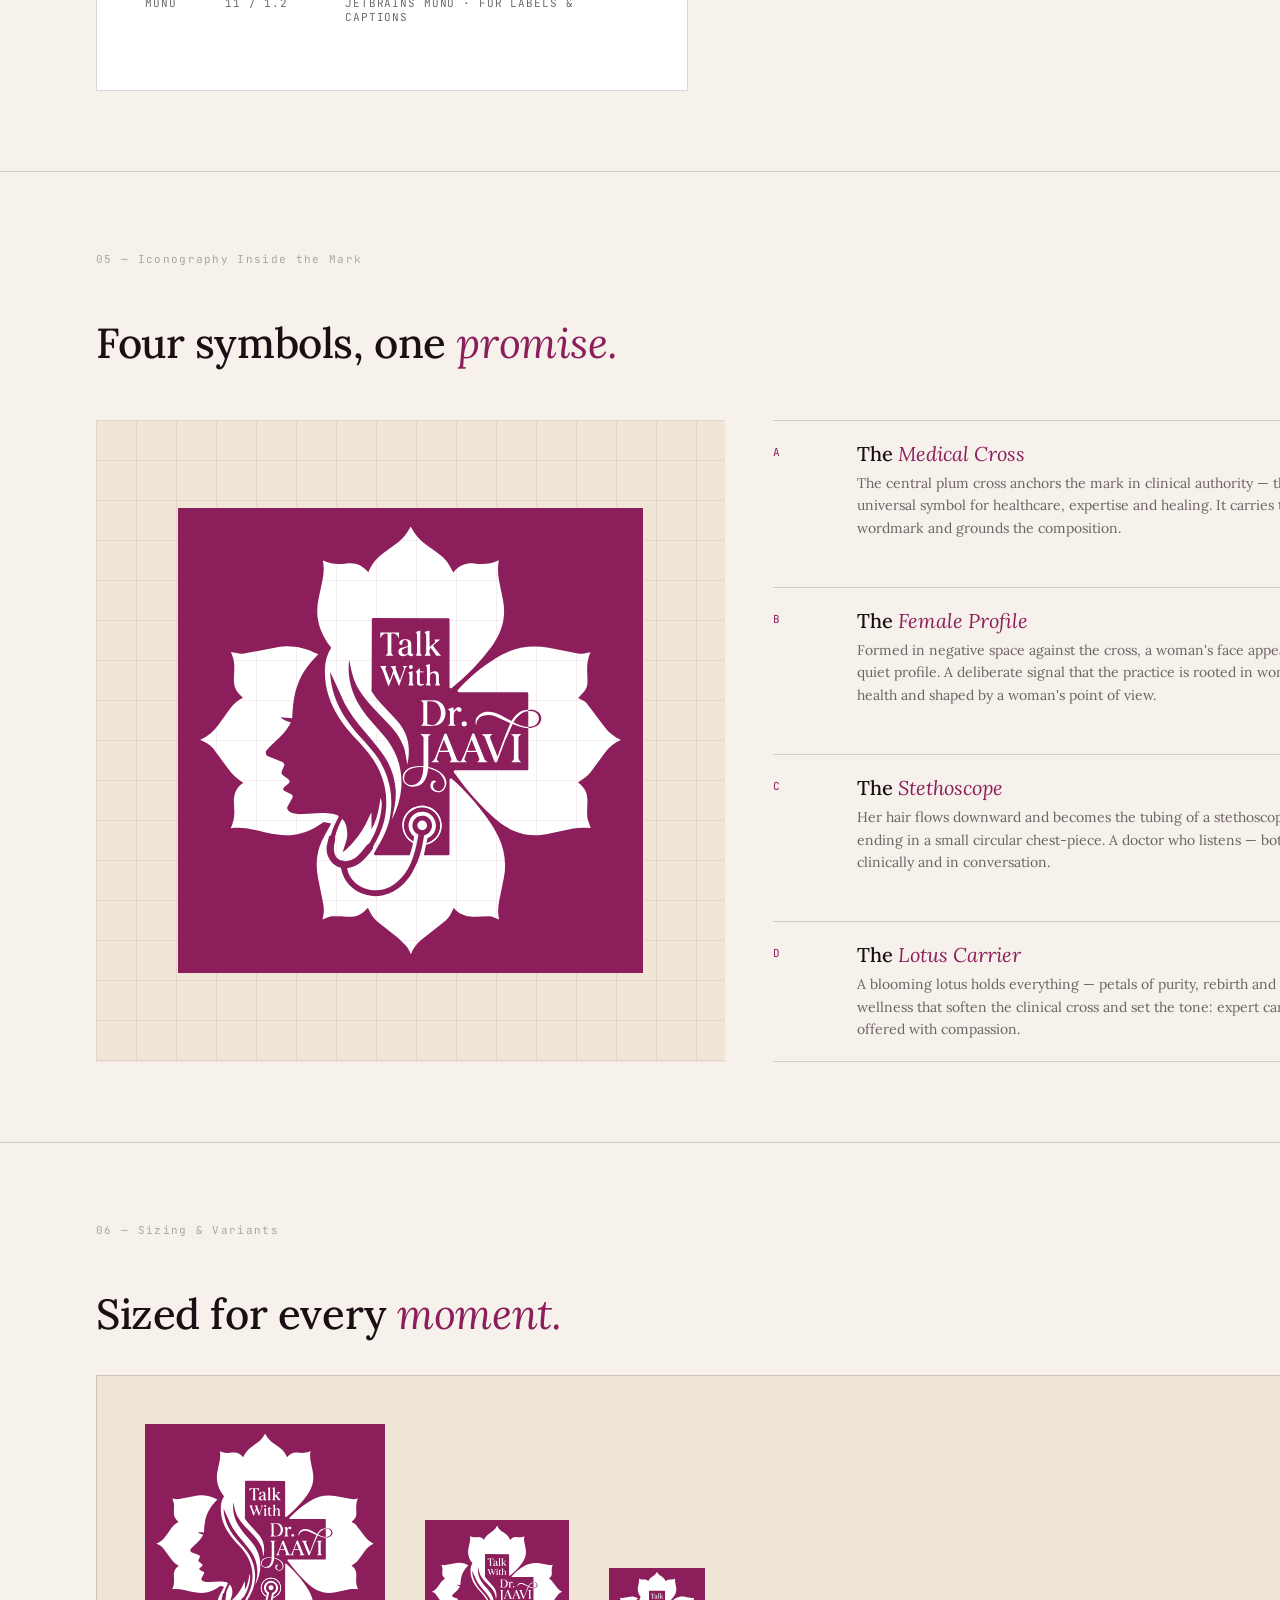
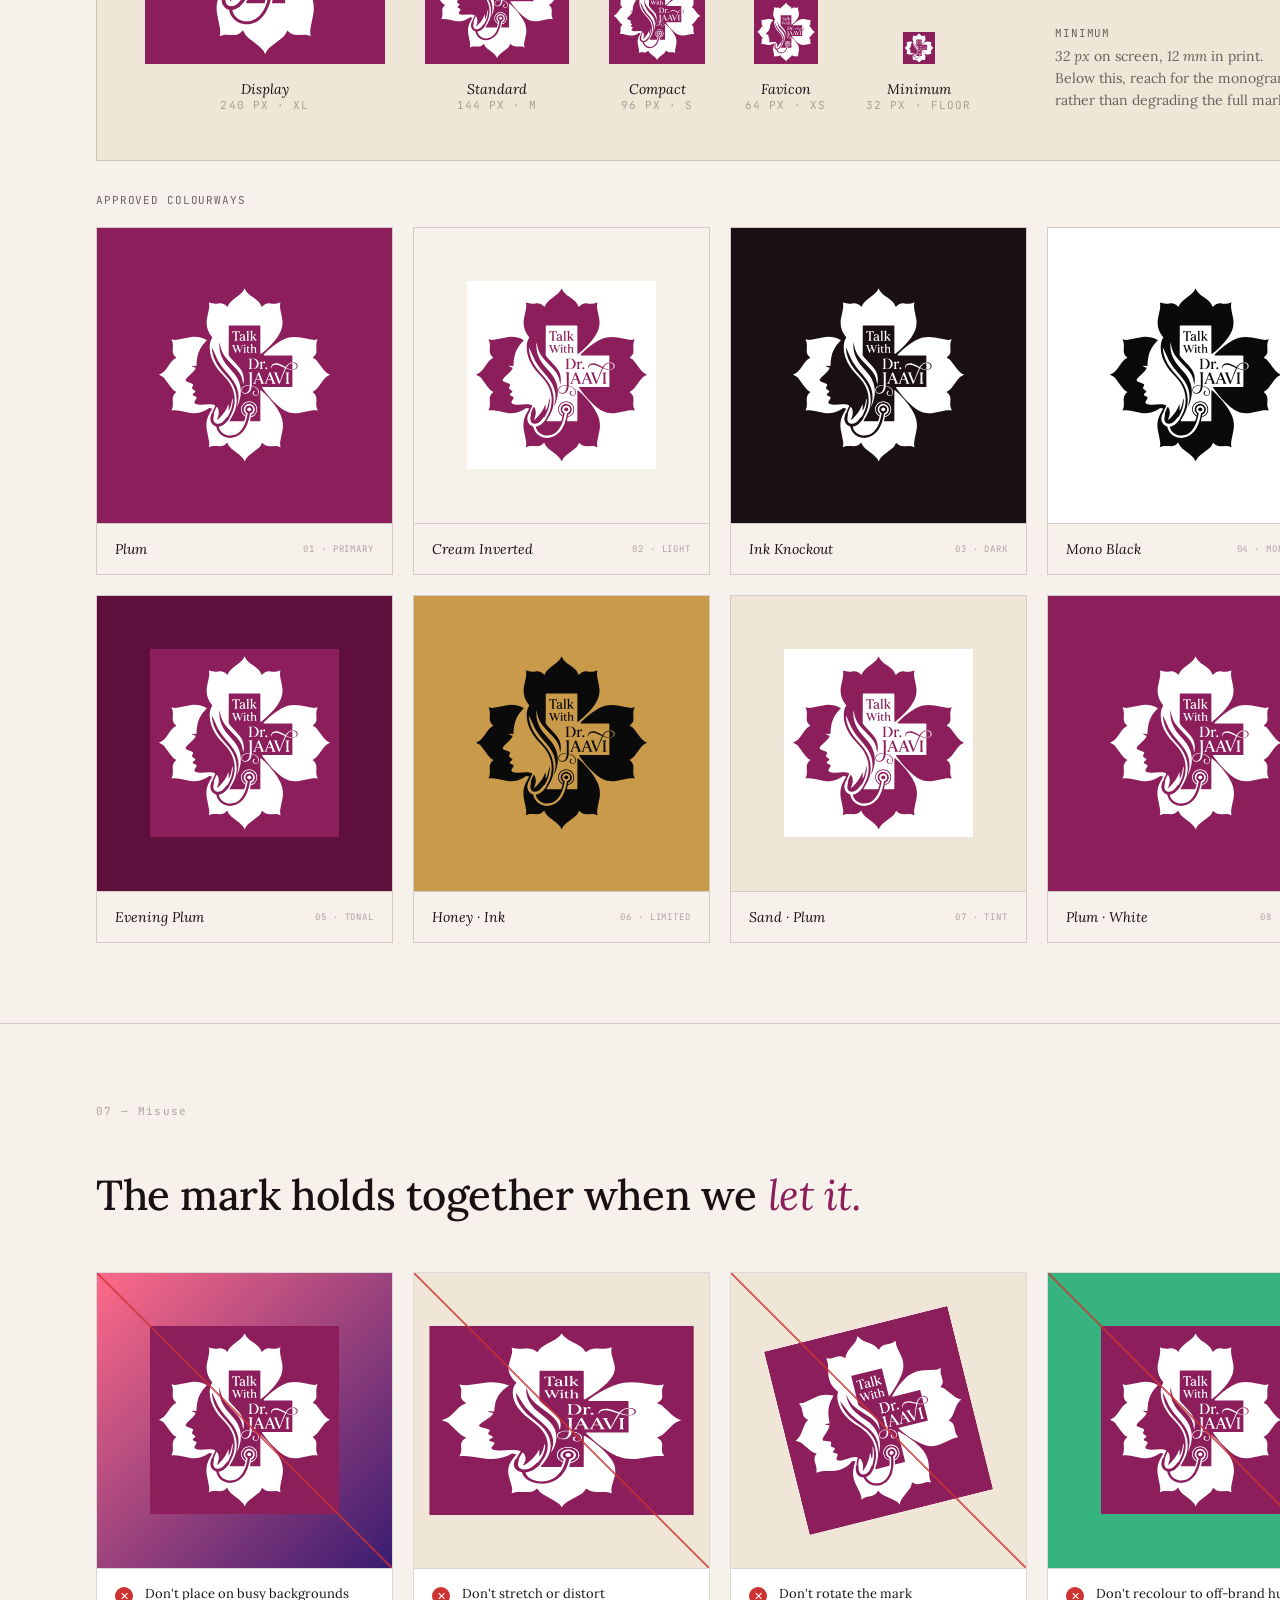
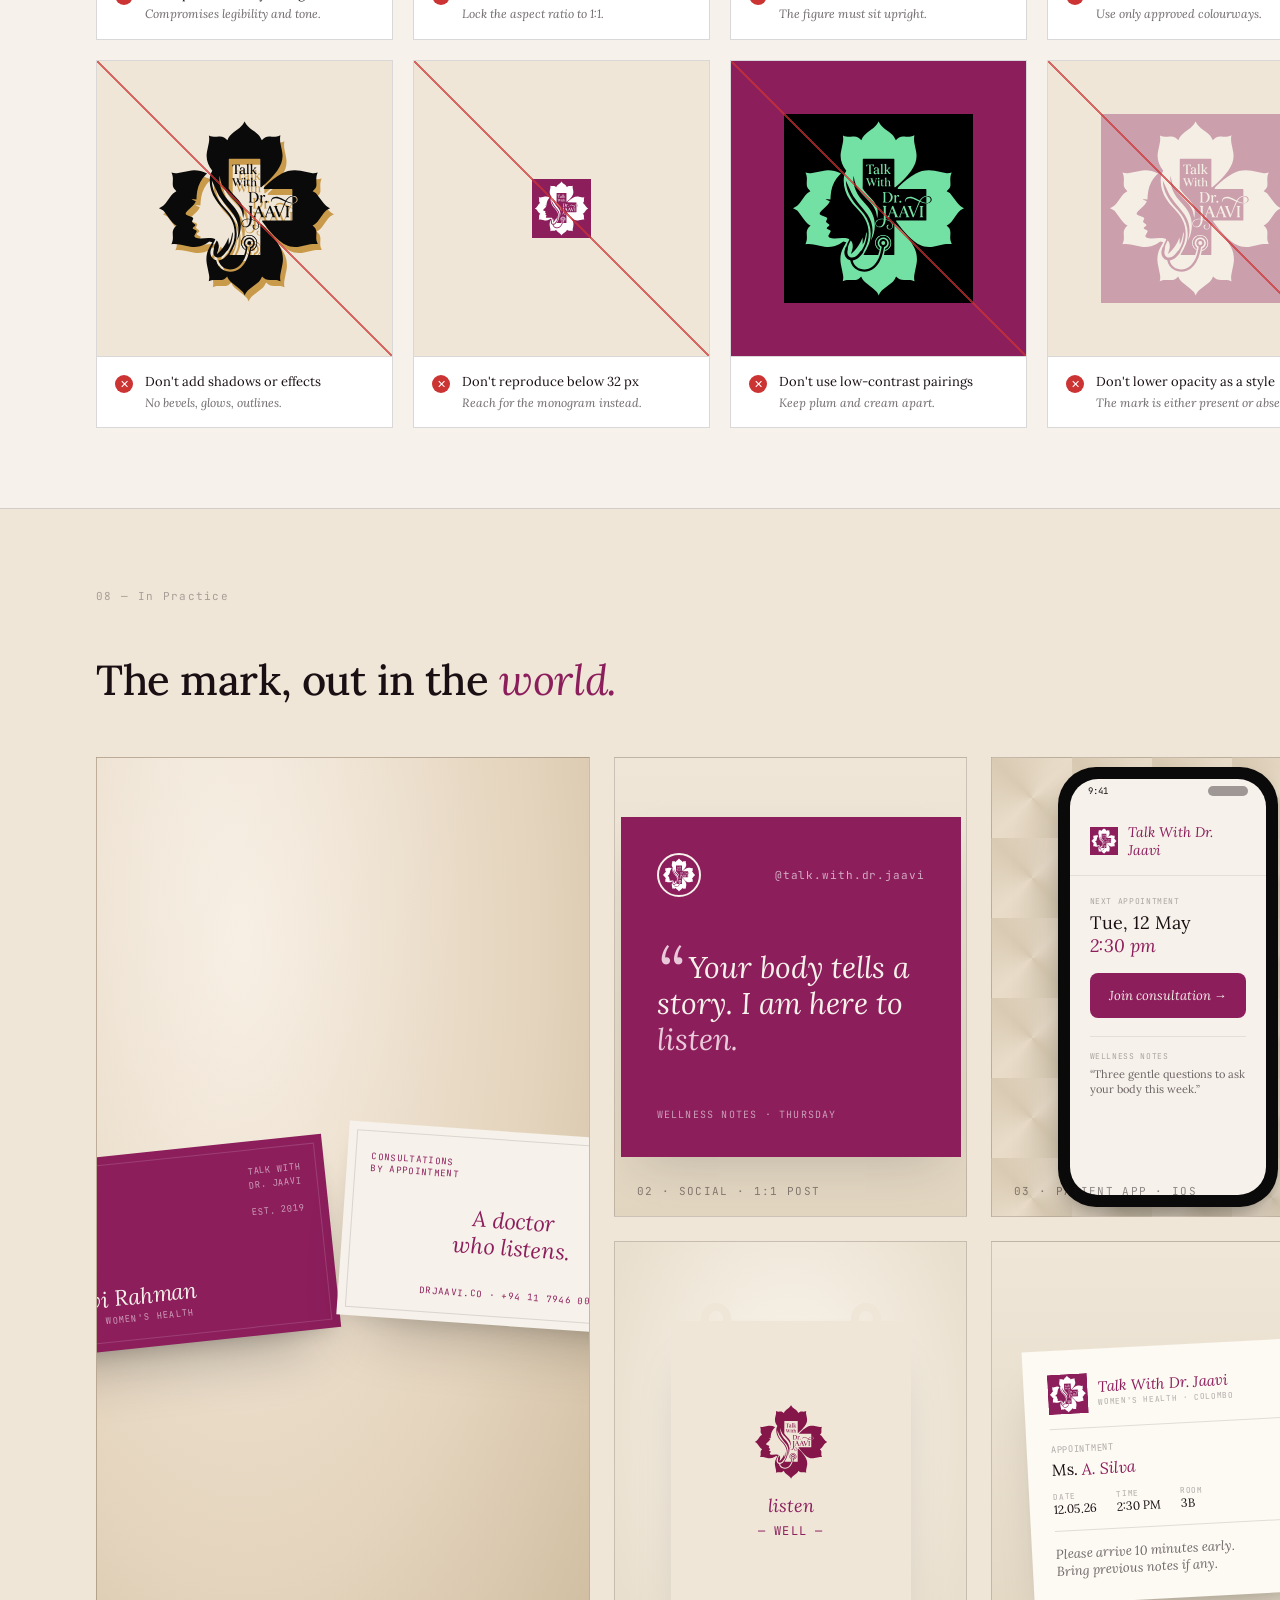
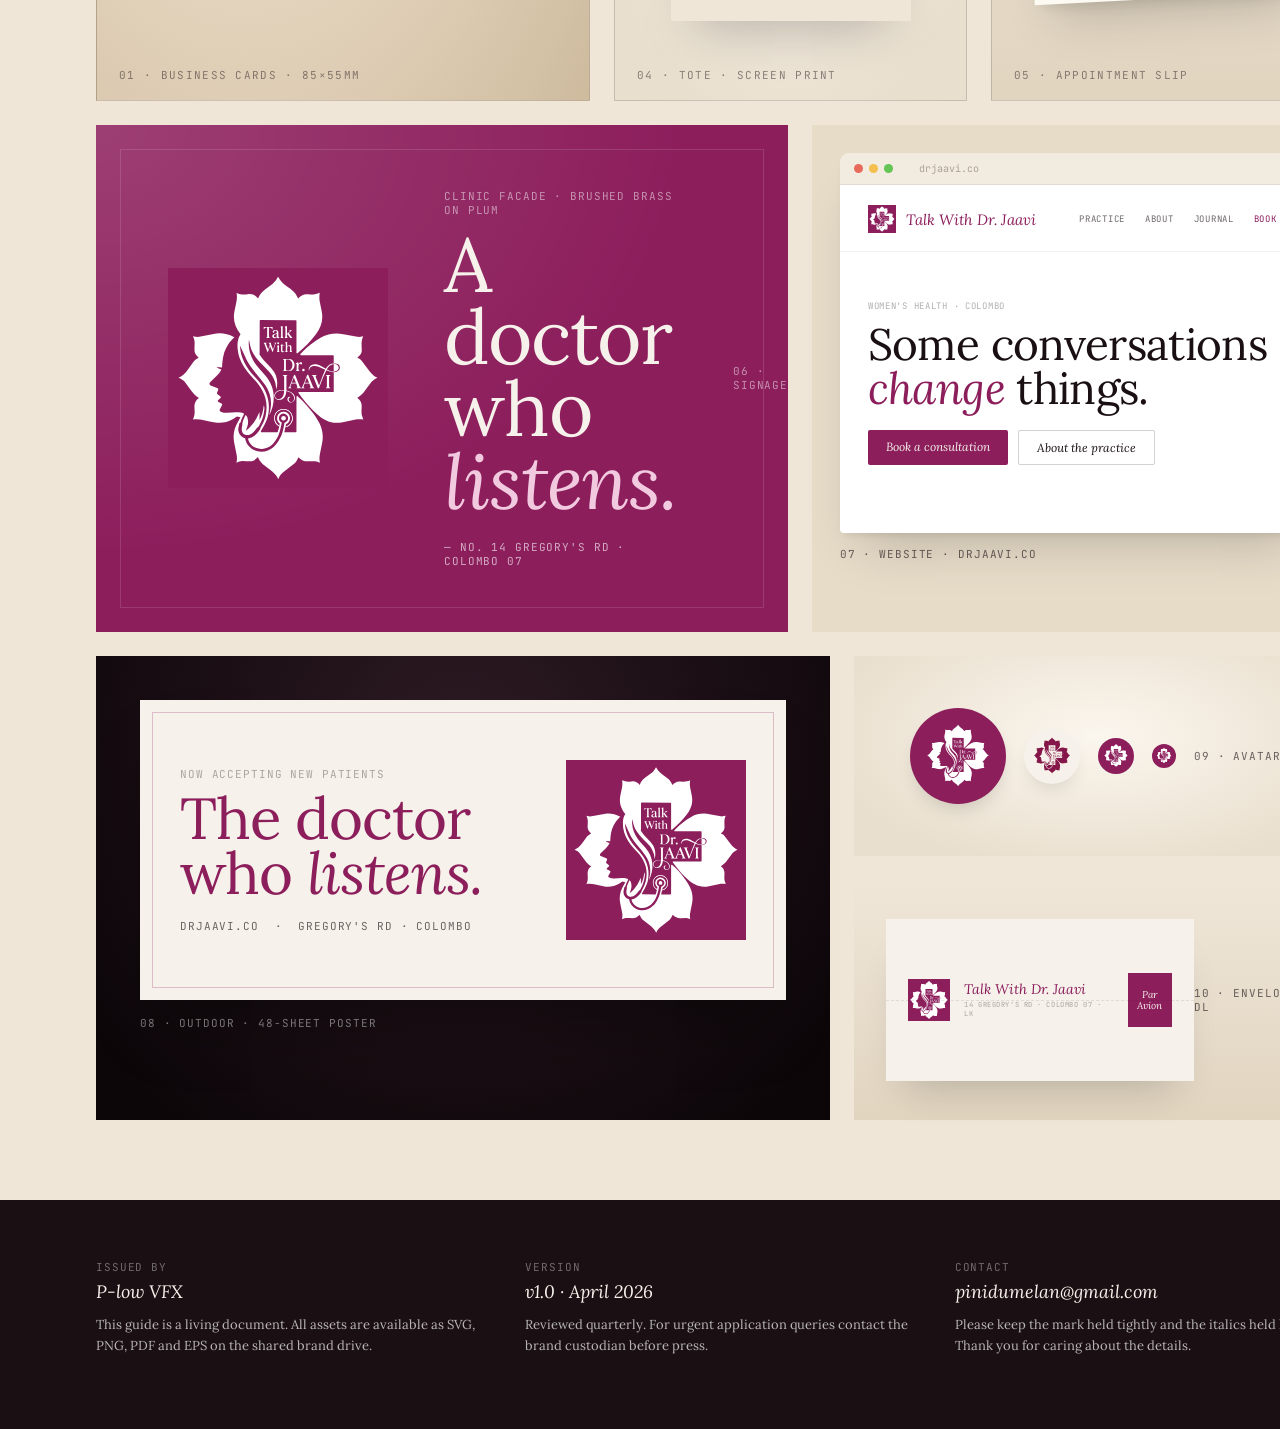
<file: Logo Presentation Sheet.html>
<!doctype html>
<html lang="en">
<head>
<meta charset="utf-8"/>
<title>Talk With Dr. Jaavi — Logo Guidelines</title>
<meta name="viewport" content="width=1440"/>
<link rel="preconnect" href="https://fonts.googleapis.com"/>
<link rel="preconnect" href="https://fonts.gstatic.com" crossorigin/>
<link href="https://fonts.googleapis.com/css2?family=Lora:ital,wght@0,400;0,500;0,600;0,700;1,400;1,500&family=JetBrains+Mono:wght@400;500&display=swap" rel="stylesheet"/>
<style>
  :root {
    --plum: #8c1e5c;
    --plum-deep: #5f0f3c;
    --plum-soft: #a8336f;
    --cream: #f6f1ea;
    --cream-warm: #efe6d8;
    --ink: #1a1014;
    --ink-60: #1a1014a0;
    --ink-30: #1a101455;
    --line: #1a101418;
    --rule: #1a10142a;
    --gold: #c89a4a;
  }
  * { box-sizing: border-box; }
  html, body { margin: 0; padding: 0; background: var(--cream); color: var(--ink); font-family: 'Lora', serif; font-weight: 400; }
  body { font-feature-settings: "liga", "kern"; }
  .mono { font-family: 'JetBrains Mono', ui-monospace, monospace; font-size: 11px; letter-spacing: 0.08em; text-transform: uppercase; color: var(--ink-60); }
  .sheet { width: 1440px; margin: 0 auto; padding: 0; }
  .rule { height: 1px; background: var(--rule); width: 100%; }
  .rule-ink { height: 1px; background: var(--ink); width: 100%; }
  .section { padding: 80px 96px; position: relative; }
  .sec-head { display: flex; align-items: baseline; gap: 32px; margin-bottom: 56px; }
  .sec-num { font-family: 'JetBrains Mono', monospace; font-size: 11px; letter-spacing: 0.12em; color: var(--ink-30); }
  .sec-title { font-size: 42px; line-height: 1; font-weight: 500; letter-spacing: -0.01em; margin: 0; }
  .sec-title em { font-style: italic; color: var(--plum); font-weight: 400; }
  .sec-desc { max-width: 480px; font-size: 15px; line-height: 1.55; color: var(--ink-60); margin: 0; }
  .caption { font-family: 'JetBrains Mono', monospace; font-size: 10px; letter-spacing: 0.1em; text-transform: uppercase; color: var(--ink-30); }
  .caption b { color: var(--ink); font-weight: 500; }
  .swatch-label { display: flex; justify-content: space-between; align-items: baseline; gap: 12px; }

  /* COVER */
  .cover { background: var(--plum); color: var(--cream); padding: 72px 96px 60px; position: relative; overflow: hidden; min-height: 820px; }
  .cover::before {
    content: ""; position: absolute; inset: 28px; border: 1px solid #ffffff22; pointer-events: none;
  }
  .cover-head { display: flex; justify-content: space-between; align-items: flex-start; }
  .cover-head .mono { color: #ffffff80; }
  .cover-hero { margin-top: 70px; display: grid; grid-template-columns: 1fr 1fr; gap: 48px; align-items: end; }
  .cover-hero h1 {
    font-family: 'Lora', serif; font-weight: 400; font-size: 120px; line-height: 0.95;
    letter-spacing: -0.025em; margin: 0; color: var(--cream);
  }
  .cover-hero h1 em { font-style: italic; color: #e9c8d9; font-weight: 400; }
  .cover-hero .lockup { display: flex; justify-content: flex-end; }
  .cover-hero .lockup img { width: 340px; height: 340px; display: block; }
  .cover-foot { margin-top: 90px; display: flex; justify-content: space-between; align-items: baseline; }
  .cover-foot .left { font-size: 14px; line-height: 1.6; color: #ffffffb0; max-width: 380px; font-style: italic; }
  .cover-foot .right { text-align: right; }
  .cover-foot .right .mono { color: #ffffff80; display: block; margin-bottom: 6px; }
  .cover-foot .right .big { font-size: 22px; letter-spacing: 0.02em; }

  .contents { display: grid; grid-template-columns: repeat(4, 1fr); gap: 0; border-top: 1px solid #ffffff22; margin-top: 70px; padding-top: 24px; }
  .contents div { padding-right: 24px; }
  .contents .mono { color: #ffffff70; }
  .contents .ttl { font-size: 18px; color: var(--cream); margin-top: 4px; font-style: italic; font-weight: 400; }

  /* PRIMARY MARK */
  .primary-grid { display: grid; grid-template-columns: 1.1fr 1fr; gap: 0; border: 1px solid var(--rule); }
  .primary-grid > div { padding: 64px; }
  .primary-a { background: var(--plum); display: flex; align-items: center; justify-content: center; position: relative; min-height: 580px; }
  .primary-a img { width: 420px; height: 420px; }
  .primary-b { background: var(--cream); border-left: 1px solid var(--rule); }
  .primary-b h3 { font-size: 28px; font-weight: 500; margin: 0 0 16px; }
  .primary-b p { font-size: 14px; line-height: 1.65; color: var(--ink-60); margin: 0 0 28px; max-width: 420px; }
  .spec-list { border-top: 1px solid var(--rule); }
  .spec-list .row { display: grid; grid-template-columns: 1fr 1fr; padding: 14px 0; border-bottom: 1px solid var(--rule); }
  .spec-list .row .k { font-family: 'JetBrains Mono', monospace; font-size: 10px; letter-spacing: 0.1em; text-transform: uppercase; color: var(--ink-30); }
  .spec-list .row .v { font-size: 14px; color: var(--ink); font-style: italic; }
  .tag-corner { position: absolute; top: 24px; left: 24px; color: #ffffff80; }
  .tag-corner-r { position: absolute; top: 24px; right: 24px; color: #ffffff80; }

  /* CLEARSPACE */
  .clear-wrap { display: grid; grid-template-columns: 1.2fr 1fr; gap: 72px; align-items: center; }
  .clear-stage {
    background: var(--cream-warm);
    aspect-ratio: 1;
    display: flex; align-items: center; justify-content: center;
    position: relative;
    padding: 14%;
  }
  .clear-stage .inner {
    position: relative;
    width: 100%; aspect-ratio: 1;
    outline: 1px dashed var(--plum);
  }
  .clear-stage .inner img { width: 100%; height: 100%; }
  .clear-x {
    position: absolute;
    background: var(--plum);
    color: var(--cream);
    width: 32px; height: 32px;
    display: flex; align-items: center; justify-content: center;
    font-family: 'JetBrains Mono', monospace; font-size: 12px; font-weight: 500;
    border-radius: 50%;
  }
  .tick { position: absolute; font-family: 'JetBrains Mono', monospace; font-size: 10px; color: var(--plum); letter-spacing: 0.08em;}

  /* COLOR */
  .color-grid { display: grid; grid-template-columns: 2fr 1fr 1fr 1fr; gap: 20px; }
  .swatch { border: 1px solid var(--rule); }
  .swatch .chip { aspect-ratio: 4/3; }
  .swatch .meta { padding: 18px 20px 22px; background: var(--cream); }
  .swatch .name { font-size: 18px; font-style: italic; font-weight: 500; margin: 0; }
  .swatch .sub { font-family: 'JetBrains Mono', monospace; font-size: 10px; color: var(--ink-30); letter-spacing: 0.1em; text-transform: uppercase; margin-top: 4px; }
  .swatch .vals { margin-top: 14px; display: grid; grid-template-columns: 1fr; gap: 4px; font-family: 'JetBrains Mono', monospace; font-size: 11px; color: var(--ink-60); }
  .swatch .vals div { display: flex; justify-content: space-between; }
  .swatch .vals div span:first-child { color: var(--ink-30); }
  .swatch.primary .chip { aspect-ratio: unset; height: 100%; min-height: 340px; }
  .swatch.primary .big { font-family: 'Lora', serif; font-style: italic; font-size: 42px; color: #ffffffd0; padding: 28px; font-weight: 400; }

  /* TYPOGRAPHY */
  .type-wrap { display: grid; grid-template-columns: 1fr 1fr; gap: 64px; }
  .type-spec { border: 1px solid var(--rule); padding: 48px; background: #fff; }
  .type-title { font-family: 'Lora', serif; font-size: 200px; line-height: 0.9; margin: 0; font-weight: 500; letter-spacing: -0.02em; }
  .type-title em { font-style: italic; color: var(--plum); font-weight: 400; }
  .type-scale { margin-top: 28px; border-top: 1px solid var(--rule); }
  .type-scale .row { padding: 18px 0; border-bottom: 1px solid var(--rule); display: grid; grid-template-columns: 60px 100px 1fr; align-items: baseline; gap: 20px; }
  .type-scale .row .mono { margin: 0; }
  .type-scale .row .sample { font-family: 'Lora', serif; }
  .roles { padding-top: 8px; }
  .roles h4 { font-size: 20px; font-weight: 500; font-style: italic; margin: 0 0 12px; }
  .roles p { font-size: 14px; line-height: 1.65; color: var(--ink-60); margin: 0 0 20px; }
  .roles-grid { display: grid; grid-template-columns: 1fr 1fr; gap: 20px; }
  .role-card { border: 1px solid var(--rule); padding: 22px; background: var(--cream); }
  .role-card .lbl { font-family: 'JetBrains Mono', monospace; font-size: 10px; letter-spacing: 0.1em; text-transform: uppercase; color: var(--ink-30); }
  .role-card .ex { font-family: 'Lora', serif; margin-top: 8px; }

  /* CONSTRUCTION / ICONOGRAPHY */
  .icon-grid { display: grid; grid-template-columns: 1.1fr 1fr; gap: 48px; }
  .icon-stage { background: var(--cream-warm); padding: 56px; min-height: 560px; position: relative; display: flex; align-items: center; justify-content: center; }
  .icon-stage img { width: 90%; height: 90%; object-fit: contain; }
  .icon-stage.grid-bg::before {
    content: "";
    position: absolute; inset: 0;
    background-image:
      linear-gradient(to right, #8c1e5c15 1px, transparent 1px),
      linear-gradient(to bottom, #8c1e5c15 1px, transparent 1px);
    background-size: 40px 40px;
    pointer-events: none;
  }
  .anno-list { display: flex; flex-direction: column; gap: 28px; }
  .anno {
    display: grid; grid-template-columns: 64px 1fr; gap: 20px; padding: 20px 0;
    border-top: 1px solid var(--rule);
  }
  .anno:last-child { border-bottom: 1px solid var(--rule); }
  .anno .num { font-family: 'JetBrains Mono', monospace; font-size: 11px; letter-spacing: 0.1em; color: var(--plum); padding-top: 4px; }
  .anno h4 { margin: 0 0 6px; font-size: 20px; font-weight: 500; }
  .anno p { margin: 0; font-size: 14px; line-height: 1.6; color: var(--ink-60); }
  .anno h4 em { color: var(--plum); font-style: italic; font-weight: 400; }

  /* SIZING */
  .sizing-row { display: flex; align-items: flex-end; gap: 40px; padding: 48px; background: var(--cream-warm); border: 1px solid var(--rule); }
  .size-block { display: flex; flex-direction: column; align-items: center; gap: 14px; }
  .size-block .frame { background: var(--plum); display:flex; align-items: center; justify-content: center; }
  .size-block .frame img { display: block; }
  .size-block .lbl { text-align: center; }
  .size-block .lbl .px { font-family: 'JetBrains Mono', monospace; font-size: 11px; color: var(--ink-30); letter-spacing: 0.1em; }
  .size-block .lbl .name { font-style: italic; font-size: 14px; margin-top: 2px; }

  /* MONO / VARIATIONS */
  .var-grid { display: grid; grid-template-columns: repeat(4, 1fr); gap: 20px; }
  .var { border: 1px solid var(--rule); }
  .var .stage { aspect-ratio: 1; display: flex; align-items: center; justify-content: center; padding: 18%; }
  .var .stage img { width: 100%; height: 100%; }
  .var .meta { padding: 16px 18px; background: var(--cream); border-top: 1px solid var(--rule); display: flex; justify-content: space-between; align-items: center; }
  .var .meta .name { font-size: 14px; font-style: italic; }
  .var .meta .tag { font-family: 'JetBrains Mono', monospace; font-size: 9px; letter-spacing: 0.1em; color: var(--ink-30); text-transform: uppercase; }
  .var.v-plum .stage { background: var(--plum); }
  .var.v-cream .stage { background: var(--cream); }
  .var.v-ink .stage { background: var(--ink); }
  .var.v-white .stage { background: #fff; }
  .var.v-gold .stage { background: var(--gold); }
  .var.v-deep .stage { background: var(--plum-deep); }
  .var.v-warm .stage { background: var(--cream-warm); }

  /* MISUSE */
  .misuse-grid { display: grid; grid-template-columns: repeat(4, 1fr); gap: 20px; }
  .miss { border: 1px solid var(--rule); background: #fff; }
  .miss .stage { aspect-ratio: 1; display: flex; align-items: center; justify-content: center; position: relative; overflow: hidden; background: var(--cream-warm); padding: 18%; }
  .miss .stage img { width: 100%; height: 100%; }
  .miss .stage::after {
    content: ""; position: absolute; inset: 0;
    background: linear-gradient(to top right, transparent calc(50% - 1px), #c33 calc(50% - 1px), #c33 calc(50% + 1px), transparent calc(50% + 1px));
    opacity: 0;
  }
  .miss.x .stage::after { opacity: 0.7; }
  .miss .meta { padding: 16px 18px; border-top: 1px solid var(--rule); display: flex; gap: 12px; align-items: flex-start; }
  .miss .meta .no { width: 18px; height: 18px; border-radius: 50%; background: #c33; color: #fff; display: flex; align-items: center; justify-content: center; font-size: 11px; flex-shrink: 0; margin-top: 2px; }
  .miss .meta .txt { font-size: 13px; line-height: 1.45; color: var(--ink); }
  .miss .meta .txt em { color: var(--ink-60); font-size: 12px; display: block; margin-top: 2px; }

  /* APPLICATIONS */
  .apps { display: grid; grid-template-columns: 1.4fr 1fr 1fr; gap: 24px; }
  .app {
    border: 1px solid var(--rule); overflow: hidden; position: relative;
    display: flex; align-items: center; justify-content: center;
    min-height: 460px;
  }
  .app.big { grid-row: span 2; min-height: 944px; }
  .app .app-tag { position: absolute; bottom: 18px; left: 22px; color: inherit; opacity: 0.75; letter-spacing: 0.12em; }

  /* Stage backdrops w/ subtle lighting for realism */
  .stage-marble { background: radial-gradient(ellipse at 30% 20%, #f6ecdf 0%, #e4d4bd 60%, #cebb9e 100%); }
  .stage-cream-light { background: radial-gradient(ellipse at 50% 40%, #fbf6ee 0%, #e9dfce 80%); }
  .stage-plum-light { background: radial-gradient(ellipse at 40% 30%, #a8336f 0%, #6c1547 90%); }
  .stage-ink-light { background: radial-gradient(ellipse at 50% 20%, #2d1a23 0%, #0c0609 90%); }
  .stage-linen { background: linear-gradient(180deg, #efe6d8 0%, #e1d5c0 100%); }
  .stage-tile { background: conic-gradient(from 45deg at 50% 50%, #e9dcc9 0deg, #d9cbb3 90deg, #e9dcc9 180deg, #d9cbb3 270deg, #e9dcc9 360deg); background-size: 80px 80px; }

  /* Business card */
  .bizcard {
    width: 340px; aspect-ratio: 1.75/1;
    background: var(--plum); color: var(--cream);
    padding: 24px; display: flex; flex-direction: column; justify-content: space-between;
    box-shadow: 0 30px 60px -30px #00000030, 0 6px 12px -6px #00000020;
    position: relative;
  }
  .bizcard::before { content: ""; position: absolute; inset: 8px; border: 1px solid #ffffff25; pointer-events: none; }
  .bizcard .top { display: flex; justify-content: space-between; align-items: flex-start; }
  .bizcard .top img { width: 60px; height: 60px; }
  .bizcard .top .right { text-align: right; font-family: 'JetBrains Mono', monospace; font-size: 9px; color: #ffffff90; letter-spacing: 0.1em; line-height: 1.5; }
  .bizcard .name { font-size: 22px; font-style: italic; font-weight: 400; line-height: 1.1; }
  .bizcard .title { font-family: 'JetBrains Mono', monospace; font-size: 9px; letter-spacing: 0.15em; color: #ffffff90; margin-top: 4px; text-transform: uppercase; }
  .bizcard.back { background: var(--cream); color: var(--ink); }
  .bizcard.back::before { border-color: #1a101420; }
  .bizcard.back .title { color: var(--ink-30); }
  .bizcard.back .centered { font-size: 26px; font-style: italic; line-height: 1.25; text-align: center; color: var(--plum); }

  .cardstack { display: flex; gap: 24px; transform: rotate(-4deg); }
  .cardstack .bizcard:nth-child(2) { transform: rotate(6deg) translateY(10px); }

  /* Instagram tile */
  .ig {
    width: 340px; aspect-ratio: 1;
    background: var(--plum); color: var(--cream);
    padding: 36px;
    display: flex; flex-direction: column; justify-content: space-between;
    box-shadow: 0 20px 50px -20px #00000030;
    position: relative;
  }
  .ig .top-row { display: flex; justify-content: space-between; align-items: center; }
  .ig .top-row img { width: 44px; height: 44px; border-radius: 50%; border: 2px solid var(--cream); background: var(--plum); padding: 2px; }
  .ig .top-row .handle { font-family: 'JetBrains Mono', monospace; font-size: 11px; letter-spacing: 0.08em; color: #ffffffa0; }
  .ig .quote { font-family: 'Lora', serif; font-style: italic; font-size: 30px; line-height: 1.2; font-weight: 400; }
  .ig .quote::before { content: "\201C"; font-size: 70px; line-height: 0; position: relative; top: 20px; margin-right: 4px; color: #e9c8d9; }
  .ig .bot { font-family: 'JetBrains Mono', monospace; font-size: 10px; letter-spacing: 0.12em; text-transform: uppercase; color: #ffffff90; }

  /* Avatar */
  .avatar-stage { background: linear-gradient(135deg, #f6f1ea, #e9dcc9); display: flex; align-items: center; justify-content: center; gap: 40px; flex-direction: column; padding: 40px; }
  .avatar { width: 220px; height: 220px; border-radius: 50%; background: var(--plum); display: flex; align-items: center; justify-content: center; box-shadow: 0 20px 40px -20px #00000040; }
  .avatar img { width: 70%; height: 70%; }
  .avatar-row { display: flex; gap: 24px; align-items: center; }
  .avatar.small { width: 80px; height: 80px; }
  .avatar.xs { width: 40px; height: 40px; }
  .avatar.cream { background: var(--cream); }
  .avatar.cream img { filter: none; }

  /* Envelope / Letterhead */
  .letter-stage { background: #eae2d3; padding: 48px; display: flex; align-items: center; justify-content: center; }
  .envelope {
    width: 420px; aspect-ratio: 2/1; background: var(--cream);
    position: relative; box-shadow: 0 20px 40px -20px #00000030;
    padding: 22px;
    display: grid; grid-template-columns: 1fr 1fr; align-items: center;
  }
  .envelope::before { content: ""; position: absolute; left:0; right:0; top:50%; border-top: 1px solid #1a101418; }
  .envelope .mark { display: flex; align-items: center; gap: 10px; }
  .envelope .mark img { width: 40px; height: 40px; }
  .envelope .mark .nm { font-family: 'Lora', serif; font-style: italic; font-size: 15px; color: var(--plum); line-height: 1.1; }
  .envelope .stamp { justify-self: end; width: 46px; height: 56px; background: var(--plum); color: var(--cream); display: flex; align-items: center; justify-content: center; font-family: 'Lora', serif; font-style: italic; font-size: 11px; text-align: center; padding: 6px; line-height: 1.1; }

  /* Podcast cover */
  .podcast { width: 320px; aspect-ratio: 1; background: var(--plum-deep); position: relative; display: flex; flex-direction: column; padding: 28px; color: var(--cream); box-shadow: 0 20px 40px -20px #00000040; overflow: hidden; }
  .podcast .arc { position: absolute; right: -40px; bottom: -40px; width: 240px; height: 240px; border-radius: 50%; background: var(--plum); opacity: 0.6; }
  .podcast .arc2 { position: absolute; right: -80px; bottom: -80px; width: 300px; height: 300px; border: 1px solid #ffffff30; border-radius: 50%; }
  .podcast .label { font-family: 'JetBrains Mono', monospace; font-size: 10px; letter-spacing: 0.15em; text-transform: uppercase; color: #ffffffa0; position: relative; z-index: 2;}
  .podcast .title { font-family: 'Lora', serif; font-weight: 400; font-size: 44px; line-height: 1; margin-top: auto; position: relative; z-index: 2; letter-spacing: -0.01em;}
  .podcast .title em { font-style: italic; color: #e9c8d9; }
  .podcast img { width: 56px; height: 56px; position: relative; z-index: 2; }
  .podcast .top { display: flex; justify-content: space-between; align-items: flex-start; position: relative; z-index: 2; }

  /* Footer */
  .footer { background: var(--ink); color: var(--cream); padding: 60px 96px; display: grid; grid-template-columns: 1fr 1fr 1fr; gap: 40px; }
  .footer .mono { color: #ffffff60; }
  .footer h5 { font-size: 18px; font-style: italic; font-weight: 400; margin: 6px 0 0; }
  .footer p { font-size: 13px; line-height: 1.6; color: #ffffffb0; margin-top: 12px; }

  /* Page label */
  .pagemarker {
    position: absolute; left: 32px; top: 50%; transform: rotate(-90deg) translateX(50%); transform-origin: left center;
    font-family: 'JetBrains Mono', monospace; font-size: 10px; letter-spacing: 0.2em; color: var(--ink-30); text-transform: uppercase;
    white-space: nowrap;
  }
</style>
</head>
<body>
<div class="sheet">

  <!-- COVER -->
  <section class="cover" data-screen-label="01 Cover">
    <div class="cover-head">
      <div class="mono">Brand Identity · Logo Guidelines · v1.0</div>
      <div class="mono">2026 / Issue 01</div>
    </div>

      <div class="cover-hero">
      <h1>The doctor<br/>who <em>listens.</em></h1>
      <div class="lockup">
        <img src="assets/logo.svg" alt="Talk With Dr. Jaavi logo"/>
      </div>
    </div>

    <div class="cover-foot">
      <div class="left">
        &ldquo;A conversation is a kind of medicine.&rdquo; &mdash; This document gathers the primary mark, colour, typography and applied use of the Dr. Jaavi identity system.
      </div>
      <div class="right">
        <span class="mono">Prepared for</span>
        <span class="big"><em style="font-style:italic">The Practice</em></span>
      </div>
    </div>

    <div class="contents">
      <div><div class="mono">01</div><div class="ttl">The Mark</div></div>
      <div><div class="mono">02</div><div class="ttl">Clear Space</div></div>
      <div><div class="mono">03</div><div class="ttl">Colour</div></div>
      <div><div class="mono">04</div><div class="ttl">Typography</div></div>
    </div>
    <div class="contents" style="margin-top:18px; border-top:none; padding-top:0;">
      <div><div class="mono">05</div><div class="ttl">Iconography</div></div>
      <div><div class="mono">06</div><div class="ttl">Sizing &amp; Variants</div></div>
      <div><div class="mono">07</div><div class="ttl">Misuse</div></div>
      <div><div class="mono">08</div><div class="ttl">In Practice</div></div>
    </div>
  </section>

  <!-- 01 PRIMARY MARK -->
  <section class="section" data-screen-label="02 Primary Mark">
    <div class="sec-head">
      <span class="sec-num">01 — The Mark</span>
    </div>
    <h2 class="sec-title" style="max-width:900px; margin-bottom: 56px;">A cross that listens, a lotus that <em>holds.</em></h2>

    <div class="primary-grid">
      <div class="primary-a">
        <span class="tag-corner mono">Primary mark · Plum</span>
        <span class="tag-corner-r mono">01a</span>
        <img src="assets/logo.svg" alt="Primary logo"/>
      </div>
      <div class="primary-b">
        <h3>The Primary Lockup</h3>
        <p>The mark weaves a medical cross, a woman's profile in negative space, a stethoscope formed by her flowing hair, and a lotus carrier behind it all — a single figure for clinical care, women's health and compassionate dialogue. Always presented in <em>Cream</em> on <em>Plum</em>.</p>
        <div class="spec-list">
          <div class="row"><div class="k">Format</div><div class="v">SVG, 2500 × 2500</div></div>
          <div class="row"><div class="k">Fill</div><div class="v">Plum #8C1E5C</div></div>
          <div class="row"><div class="k">Counter</div><div class="v">Cream #F6F1EA</div></div>
          <div class="row"><div class="k">Aspect</div><div class="v">1 : 1 (square)</div></div>
          <div class="row"><div class="k">Minimum use</div><div class="v">32 px digital · 12 mm print</div></div>
          <div class="row"><div class="k">Preferred</div><div class="v">Full-bleed square, centered</div></div>
        </div>
      </div>
    </div>
  </section>

  <div class="rule"></div>

  <!-- 02 CLEAR SPACE -->
  <section class="section" data-screen-label="03 Clear Space">
    <div class="sec-head">
      <span class="sec-num">02 — Clear Space</span>
    </div>
    <h2 class="sec-title" style="margin-bottom: 48px;">Room to <em>breathe.</em></h2>

    <div class="clear-wrap">
      <div class="clear-stage">
        <div class="inner">
          <img src="assets/logo.svg" alt="Logo with clearspace"/>
          <span class="tick" style="top:-20px; left: -6px;">X</span>
          <span class="tick" style="top:-20px; right: -6px;">X</span>
          <span class="tick" style="bottom:-28px; left: -6px;">X</span>
          <span class="tick" style="bottom:-28px; right: -6px;">X</span>
        </div>
        <span class="clear-x" style="top:6%; left:6%;">X</span>
        <span class="clear-x" style="top:6%; right:6%;">X</span>
        <span class="clear-x" style="bottom:6%; left:6%;">X</span>
        <span class="clear-x" style="bottom:6%; right:6%;">X</span>
      </div>
      <div>
        <p class="sec-desc" style="margin-bottom:28px;">Clear space is measured in units of <em>X</em>, where X equals the width of the horizontal arm of the medical cross within the mark. No typography, imagery, or edge may enter this zone.</p>
        <div class="spec-list">
          <div class="row"><div class="k">Minimum margin</div><div class="v">1X on all sides</div></div>
          <div class="row"><div class="k">Preferred margin</div><div class="v">1.5X on all sides</div></div>
          <div class="row"><div class="k">Between lockups</div><div class="v">2X horizontal</div></div>
          <div class="row"><div class="k">Near type</div><div class="v">Match cap height to X</div></div>
        </div>
        <p class="mono" style="margin-top:28px;">X = width of cross arm &middot; ≈12.5% of the mark's height</p>
      </div>
    </div>
  </section>

  <div class="rule"></div>

  <!-- 03 COLOR -->
  <section class="section" data-screen-label="04 Color">
    <div class="sec-head">
      <span class="sec-num">03 — Colour</span>
    </div>
    <h2 class="sec-title" style="max-width:900px; margin-bottom: 56px;">Plum is the whole <em>story.</em> Everything else is a quiet aside.</h2>

    <div class="color-grid">
      <div class="swatch primary">
        <div class="chip" style="background: var(--plum); display:flex; flex-direction:column; justify-content:space-between;">
          <div style="padding:28px; color:#ffffff80;" class="mono">Primary · 01</div>
          <div class="big">&mdash; plum<br/>is where we <em>begin.</em></div>
        </div>
        <div class="meta">
          <div class="swatch-label">
            <div>
              <div class="name">Consulting Plum</div>
              <div class="sub">Primary · 01</div>
            </div>
          </div>
          <div class="vals">
            <div><span>HEX</span><span>#8C1E5C</span></div>
            <div><span>RGB</span><span>140 · 30 · 92</span></div>
            <div><span>CMYK</span><span>35 · 100 · 35 · 25</span></div>
            <div><span>PMS</span><span>235 C</span></div>
          </div>
        </div>
      </div>

      <div class="swatch">
        <div class="chip" style="background: var(--cream); border-bottom: 1px solid var(--rule);"></div>
        <div class="meta">
          <div><div class="name">Stillness Cream</div><div class="sub">Counter · 02</div></div>
          <div class="vals">
            <div><span>HEX</span><span>#F6F1EA</span></div>
            <div><span>RGB</span><span>246 · 241 · 234</span></div>
            <div><span>PMS</span><span>7527 C</span></div>
          </div>
        </div>
      </div>

      <div class="swatch">
        <div class="chip" style="background: var(--plum-deep);"></div>
        <div class="meta">
          <div><div class="name">Evening Plum</div><div class="sub">Support · 03</div></div>
          <div class="vals">
            <div><span>HEX</span><span>#5F0F3C</span></div>
            <div><span>RGB</span><span>95 · 15 · 60</span></div>
            <div><span>PMS</span><span>229 C</span></div>
          </div>
        </div>
      </div>

      <div class="swatch">
        <div class="chip" style="background: var(--ink);"></div>
        <div class="meta">
          <div><div class="name">Ink</div><div class="sub">Type · 04</div></div>
          <div class="vals">
            <div><span>HEX</span><span>#1A1014</span></div>
            <div><span>RGB</span><span>26 · 16 · 20</span></div>
            <div><span>PMS</span><span>Black 6 C</span></div>
          </div>
        </div>
      </div>
    </div>

    <div style="margin-top: 36px; display:grid; grid-template-columns: 1fr 1fr 1fr; gap: 20px;">
      <div class="swatch">
        <div class="chip" style="background: var(--gold); aspect-ratio: 6/1;"></div>
        <div class="meta" style="display:flex; justify-content:space-between; align-items:center;">
          <div><div class="name">Honey</div><div class="sub">Accent · tertiary</div></div>
          <div class="mono">#C89A4A</div>
        </div>
      </div>
      <div class="swatch">
        <div class="chip" style="background: var(--plum-soft); aspect-ratio: 6/1;"></div>
        <div class="meta" style="display:flex; justify-content:space-between; align-items:center;">
          <div><div class="name">Rose</div><div class="sub">Accent · web</div></div>
          <div class="mono">#A8336F</div>
        </div>
      </div>
      <div class="swatch">
        <div class="chip" style="background: var(--cream-warm); aspect-ratio: 6/1;"></div>
        <div class="meta" style="display:flex; justify-content:space-between; align-items:center;">
          <div><div class="name">Sand</div><div class="sub">Background · tint</div></div>
          <div class="mono">#EFE6D8</div>
        </div>
      </div>
    </div>
  </section>

  <div class="rule"></div>

  <!-- 04 TYPOGRAPHY -->
  <section class="section" data-screen-label="05 Typography">
    <div class="sec-head">
      <span class="sec-num">04 — Typography</span>
    </div>
    <h2 class="sec-title" style="margin-bottom:48px;">Set in <em>Lora.</em></h2>

    <div class="type-wrap">
      <div class="type-spec">
        <p class="type-title">Aa<em>Gg</em></p>
        <p class="mono" style="margin-top:16px;">Lora · Google Fonts · Serif</p>
        <div class="type-scale">
          <div class="row"><span class="mono">REG</span><span class="mono">56 / 1.0</span><span class="sample" style="font-size:32px; font-weight:400;">A serif with warmth.</span></div>
          <div class="row"><span class="mono">MED</span><span class="mono">40 / 1.1</span><span class="sample" style="font-size:26px; font-weight:500;">Set with confidence.</span></div>
          <div class="row"><span class="mono">ITA</span><span class="mono">32 / 1.15</span><span class="sample" style="font-size:22px; font-style:italic;">Used for emphasis, always plum.</span></div>
          <div class="row"><span class="mono">BODY</span><span class="mono">16 / 1.6</span><span class="sample" style="font-size:15px;">Running text is set in regular 16 / 1.6 with generous leading and a measure near 60 characters.</span></div>
          <div class="row" style="border-bottom:none;"><span class="mono">MONO</span><span class="mono">11 / 1.2</span><span class="sample mono" style="font-size:11px; font-family: 'JetBrains Mono', monospace;">JetBrains Mono · For labels &amp; captions</span></div>
        </div>
      </div>

      <div class="roles">
        <h4>Hierarchy &amp; voice</h4>
        <p>Lora is the single brand voice — a contemporary serif with honest proportions and a generous italic. Italics are reserved for the brand's reflective register: quotes, chapter openers, and the second half of any promise.</p>

        <div class="roles-grid">
          <div class="role-card">
            <div class="lbl">Display · 72-140</div>
            <div class="ex" style="font-size: 42px; line-height: 1; font-weight:500; margin-top: 10px;">Listen <em style="color:var(--plum); font-weight:400;">well.</em></div>
          </div>
          <div class="role-card">
            <div class="lbl">Pullquote · 28-48</div>
            <div class="ex" style="font-size: 20px; line-height:1.3; font-style: italic; margin-top: 10px;">&ldquo;A conversation is a kind of medicine.&rdquo;</div>
          </div>
          <div class="role-card">
            <div class="lbl">Section · 32-48</div>
            <div class="ex" style="font-size: 22px; line-height: 1.1; font-weight:500; margin-top: 10px;">On being heard.</div>
          </div>
          <div class="role-card">
            <div class="lbl">Body · 14-18</div>
            <div class="ex" style="font-size: 14px; line-height: 1.6; margin-top: 10px;">Therapy begins the moment we agree to sit still together.</div>
          </div>
        </div>

        <h4 style="margin-top:28px;">Do</h4>
        <p>Pair Lora Regular with Lora Italic. Use Italic sparingly. Set body at a measure of 55–70 characters. Keep tracking default; rely on weight and italics for hierarchy.</p>
      </div>
    </div>
  </section>

  <div class="rule"></div>

  <!-- 05 ICONOGRAPHY / CONSTRUCTION -->
  <section class="section" data-screen-label="06 Iconography">
    <div class="sec-head">
      <span class="sec-num">05 — Iconography Inside the Mark</span>
    </div>
    <h2 class="sec-title" style="max-width:900px; margin-bottom:56px;">Four symbols, one <em>promise.</em></h2>

    <div class="icon-grid">
      <div class="icon-stage grid-bg">
        <img src="assets/logo.svg" alt="Logo anatomy"/>
      </div>

      <div class="anno-list">
        <div class="anno">
          <div class="num">A</div>
          <div>
            <h4>The <em>Medical Cross</em></h4>
            <p>The central plum cross anchors the mark in clinical authority — the universal symbol for healthcare, expertise and healing. It carries the wordmark and grounds the composition.</p>
          </div>
        </div>
        <div class="anno">
          <div class="num">B</div>
          <div>
            <h4>The <em>Female Profile</em></h4>
            <p>Formed in negative space against the cross, a woman's face appears in quiet profile. A deliberate signal that the practice is rooted in women's health and shaped by a woman's point of view.</p>
          </div>
        </div>
        <div class="anno">
          <div class="num">C</div>
          <div>
            <h4>The <em>Stethoscope</em></h4>
            <p>Her hair flows downward and becomes the tubing of a stethoscope, ending in a small circular chest-piece. A doctor who listens — both clinically and in conversation.</p>
          </div>
        </div>
        <div class="anno">
          <div class="num">D</div>
          <div>
            <h4>The <em>Lotus Carrier</em></h4>
            <p>A blooming lotus holds everything — petals of purity, rebirth and holistic wellness that soften the clinical cross and set the tone: expert care, offered with compassion.</p>
          </div>
        </div>
      </div>
    </div>
  </section>

  <div class="rule"></div>

  <!-- 06 SIZING & VARIANTS -->
  <section class="section" data-screen-label="07 Sizing & Variants">
    <div class="sec-head">
      <span class="sec-num">06 — Sizing &amp; Variants</span>
    </div>
    <h2 class="sec-title" style="margin-bottom:40px;">Sized for every <em>moment.</em></h2>

    <!-- Sizing row -->
    <div class="sizing-row">
      <div class="size-block">
        <div class="frame" style="width: 240px; height: 240px;"><img src="assets/logo.svg" style="width:100%;height:100%;"/></div>
        <div class="lbl"><div class="name">Display</div><div class="px">240 PX · XL</div></div>
      </div>
      <div class="size-block">
        <div class="frame" style="width: 144px; height: 144px;"><img src="assets/logo.svg" style="width:100%;height:100%;"/></div>
        <div class="lbl"><div class="name">Standard</div><div class="px">144 PX · M</div></div>
      </div>
      <div class="size-block">
        <div class="frame" style="width: 96px; height: 96px;"><img src="assets/logo.svg" style="width:100%;height:100%;"/></div>
        <div class="lbl"><div class="name">Compact</div><div class="px">96 PX · S</div></div>
      </div>
      <div class="size-block">
        <div class="frame" style="width: 64px; height: 64px;"><img src="assets/logo.svg" style="width:100%;height:100%;"/></div>
        <div class="lbl"><div class="name">Favicon</div><div class="px">64 PX · XS</div></div>
      </div>
      <div class="size-block">
        <div class="frame" style="width: 32px; height: 32px;"><img src="assets/logo.svg" style="width:100%;height:100%;"/></div>
        <div class="lbl"><div class="name">Minimum</div><div class="px">32 PX · FLOOR</div></div>
      </div>
      <div style="flex:1;"></div>
      <div style="max-width:240px;">
        <p class="mono" style="margin-bottom:6px;">Minimum</p>
        <p style="font-size:14px; line-height:1.55; color: var(--ink-60); margin:0;"><em>32 px</em> on screen, <em>12 mm</em> in print. Below this, reach for the monogram rather than degrading the full mark.</p>
      </div>
    </div>

    <!-- Variants -->
    <div style="margin-top: 32px;">
      <p class="mono" style="margin-bottom:20px;">Approved colourways</p>
      <div class="var-grid">
        <div class="var v-plum"><div class="stage"><img src="assets/logo.svg" /></div><div class="meta"><span class="name">Plum</span><span class="tag">01 · PRIMARY</span></div></div>
        <div class="var v-cream"><div class="stage"><img src="assets/logo-inverted.svg" /></div><div class="meta"><span class="name">Cream Inverted</span><span class="tag">02 · LIGHT</span></div></div>
        <div class="var v-ink"><div class="stage"><img src="assets/logo-knockout.svg" /></div><div class="meta"><span class="name">Ink Knockout</span><span class="tag">03 · DARK</span></div></div>
        <div class="var v-white"><div class="stage"><img src="assets/logo-mono-black.svg" /></div><div class="meta"><span class="name">Mono Black</span><span class="tag">04 · MONOCHROME</span></div></div>
        <div class="var v-deep"><div class="stage"><img src="assets/logo.svg" /></div><div class="meta"><span class="name">Evening Plum</span><span class="tag">05 · TONAL</span></div></div>
        <div class="var v-gold"><div class="stage"><img src="assets/logo-mono-black.svg" /></div><div class="meta"><span class="name">Honey · Ink</span><span class="tag">06 · LIMITED</span></div></div>
        <div class="var v-warm"><div class="stage"><img src="assets/logo-inverted.svg" /></div><div class="meta"><span class="name">Sand · Plum</span><span class="tag">07 · TINT</span></div></div>
        <div class="var v-plum"><div class="stage"><img src="assets/logo-mono-white.svg" /></div><div class="meta"><span class="name">Plum · White</span><span class="tag">08 · FORMAL</span></div></div>
      </div>
    </div>
  </section>

  <div class="rule"></div>

  <!-- 07 MISUSE -->
  <section class="section" data-screen-label="08 Misuse">
    <div class="sec-head">
      <span class="sec-num">07 — Misuse</span>
    </div>
    <h2 class="sec-title" style="max-width:900px; margin-bottom:56px;">The mark holds together when we <em>let it.</em></h2>

    <div class="misuse-grid">
      <div class="miss x">
        <div class="stage" style="background: linear-gradient(135deg,#ff6a88,#3a1c71);"><img src="assets/logo.svg"/></div>
        <div class="meta"><span class="no">✕</span><div class="txt">Don't place on busy backgrounds<em>Compromises legibility and tone.</em></div></div>
      </div>
      <div class="miss x">
        <div class="stage"><img src="assets/logo.svg" style="transform: scaleX(1.4);"/></div>
        <div class="meta"><span class="no">✕</span><div class="txt">Don't stretch or distort<em>Lock the aspect ratio to 1:1.</em></div></div>
      </div>
      <div class="miss x">
        <div class="stage"><img src="assets/logo.svg" style="transform: rotate(-14deg);"/></div>
        <div class="meta"><span class="no">✕</span><div class="txt">Don't rotate the mark<em>The figure must sit upright.</em></div></div>
      </div>
      <div class="miss x">
        <div class="stage" style="background: #36b37e;"><img src="assets/logo.svg"/></div>
        <div class="meta"><span class="no">✕</span><div class="txt">Don't recolour to off-brand hues<em>Use only approved colourways.</em></div></div>
      </div>
      <div class="miss x">
        <div class="stage"><img src="assets/logo-mono-black.svg" style="filter: drop-shadow(4px 6px 0 #c89a4a);"/></div>
        <div class="meta"><span class="no">✕</span><div class="txt">Don't add shadows or effects<em>No bevels, glows, outlines.</em></div></div>
      </div>
      <div class="miss x">
        <div class="stage" style="padding: 40%;"><img src="assets/logo.svg"/></div>
        <div class="meta"><span class="no">✕</span><div class="txt">Don't reproduce below 32 px<em>Reach for the monogram instead.</em></div></div>
      </div>
      <div class="miss x">
        <div class="stage" style="background: var(--plum);"><img src="assets/logo.svg" style="mix-blend-mode: difference;"/></div>
        <div class="meta"><span class="no">✕</span><div class="txt">Don't use low-contrast pairings<em>Keep plum and cream apart.</em></div></div>
      </div>
      <div class="miss x">
        <div class="stage"><img src="assets/logo.svg" style="opacity:0.35;"/></div>
        <div class="meta"><span class="no">✕</span><div class="txt">Don't lower opacity as a style<em>The mark is either present or absent.</em></div></div>
      </div>
    </div>
  </section>

  <div class="rule"></div>

  <!-- 08 IN PRACTICE -->
  <section class="section" data-screen-label="09 In Practice" style="background: var(--cream-warm);">
    <div class="sec-head">
      <span class="sec-num">08 — In Practice</span>
    </div>
    <h2 class="sec-title" style="max-width:900px; margin-bottom:56px;">The mark, out in the <em>world.</em></h2>

    <div class="apps">
      <!-- Big: business cards on marble -->
      <div class="app big stage-marble">
        <div style="position:absolute; inset:0; background: radial-gradient(ellipse at 20% 0%, #ffffff40, transparent 50%);"></div>
        <div class="cardstack" style="transform: rotate(-6deg);">
          <div class="bizcard" style="transform: rotate(0deg); box-shadow: 0 40px 60px -30px #00000050, 0 10px 20px -10px #00000030;">
            <div class="top">
              <img src="assets/logo.svg"/>
              <div class="right">TALK WITH<br/>DR. JAAVI<br/><br/>EST. 2019</div>
            </div>
            <div>
              <div class="name">Dr. Jaavi <em>Rahman</em></div>
              <div class="title">MD · MRCOG · Women's Health</div>
            </div>
          </div>
          <div class="bizcard back" style="transform: rotate(10deg) translate(-10px, 20px); box-shadow: 0 40px 60px -30px #00000040, 0 10px 20px -10px #00000020;">
            <div class="top">
              <div class="title" style="color: var(--plum);">CONSULTATIONS<br/>BY APPOINTMENT</div>
              <div class="title" style="text-align:right; color: var(--plum);">est.<br/>2019</div>
            </div>
            <div class="centered" style="font-size:22px;">A doctor<br/>who <em>listens.</em></div>
            <div class="title" style="text-align:center; color: var(--plum);">DRJAAVI.CO · +94 11 7946 000</div>
          </div>
        </div>
        <span class="app-tag mono" style="color: var(--ink-60);">01 · Business Cards &middot; 85×55mm</span>
      </div>

      <!-- Instagram tile -->
      <div class="app stage-linen">
        <div class="ig">
          <div class="top-row">
            <img src="assets/logo.svg"/>
            <span class="handle">@talk.with.dr.jaavi</span>
          </div>
          <div class="quote">Your body tells a story. I am here to <em style="color:#e9c8d9;">listen.</em></div>
          <div class="bot">Wellness notes · Thursday</div>
        </div>
        <span class="app-tag mono" style="color: var(--ink-60);">02 · Social &middot; 1:1 post</span>
      </div>

      <!-- Phone mockup -->
      <div class="app stage-tile">
        <div style="width: 220px; height: 440px; background: #0a0a0a; border-radius: 38px; padding: 12px; box-shadow: 0 30px 60px -20px #00000060, 0 10px 20px -10px #00000040; position: relative;">
          <div style="width:100%; height:100%; background: var(--cream); border-radius: 28px; overflow: hidden; position: relative; display: flex; flex-direction: column;">
            <div style="height: 24px; display:flex; justify-content: space-between; padding: 8px 18px; font-family:'JetBrains Mono',monospace; font-size: 9px; color: var(--ink); align-items:center;">
              <span>9:41</span><span style="width: 40px; height: 10px; background: var(--ink); border-radius: 5px; opacity:0.4;"></span>
            </div>
            <div style="padding: 20px 20px 16px; display:flex; align-items:center; gap: 10px; border-bottom: 1px solid #1a101414;">
              <img src="assets/logo.svg" style="width: 28px; height: 28px;"/>
              <span style="font-family:'Lora',serif; font-style: italic; font-size: 14px; color: var(--plum);">Talk With Dr. Jaavi</span>
            </div>
            <div style="padding: 20px; flex: 1;">
              <div class="mono" style="font-size: 8px; color: var(--ink-30);">NEXT APPOINTMENT</div>
              <div style="font-family:'Lora',serif; font-size: 18px; line-height: 1.25; margin-top: 6px;">Tue, 12 May<br/><em style="color: var(--plum);">2:30 pm</em></div>
              <div style="margin-top: 16px; padding: 14px; background: var(--plum); color: var(--cream); border-radius: 8px; font-family:'Lora',serif; font-style: italic; font-size: 13px; text-align:center;">Join consultation &rarr;</div>
              <div style="margin-top: 18px; padding-top: 14px; border-top: 1px solid #1a101414;">
                <div class="mono" style="font-size: 8px; color: var(--ink-30);">WELLNESS NOTES</div>
                <div style="font-family:'Lora',serif; font-size: 11px; line-height: 1.4; margin-top: 6px; color: var(--ink-60);">&ldquo;Three gentle questions to ask your body this week.&rdquo;</div>
              </div>
            </div>
          </div>
        </div>
        <span class="app-tag mono" style="color: var(--ink-60);">03 · Patient App &middot; iOS</span>
      </div>

      <!-- Tote bag / merch on cream -->
      <div class="app stage-cream-light">
        <div style="width: 240px; height: 300px; background: var(--cream-warm); position: relative; box-shadow: 0 30px 50px -25px #00000040; display: flex; align-items: center; justify-content: center;">
          <div style="position: absolute; top: -18px; left: 30px; width: 30px; height: 50px; border: 8px solid var(--cream-warm); border-bottom: none; border-radius: 30px 30px 0 0;"></div>
          <div style="position: absolute; top: -18px; right: 30px; width: 30px; height: 50px; border: 8px solid var(--cream-warm); border-bottom: none; border-radius: 30px 30px 0 0;"></div>
          <div style="text-align: center; color: var(--plum);">
            <img src="assets/logo-mono-black.svg" style="width: 80px; height: 80px; filter: brightness(0) saturate(100%) invert(14%) sepia(61%) saturate(2929%) hue-rotate(311deg) brightness(96%) contrast(99%);"/>
            <div style="font-family:'Lora',serif; font-style: italic; font-size: 18px; margin-top: 8px;">listen<br/><span style="font-size: 12px; letter-spacing: 0.1em; font-style: normal; text-transform: uppercase; font-family:'JetBrains Mono',monospace;">&mdash; well &mdash;</span></div>
          </div>
        </div>
        <span class="app-tag mono" style="color: var(--ink-60);">04 · Tote &middot; screen print</span>
      </div>

      <!-- Appointment card / Prescription pad -->
      <div class="app stage-linen">
        <div style="transform: rotate(-3deg); width: 280px; background: #fdfaf3; padding: 24px; box-shadow: 0 30px 50px -20px #00000035, 0 10px 15px -10px #00000020; position: relative;">
          <div style="display:flex; align-items: center; gap: 10px; padding-bottom: 14px; border-bottom: 1px solid #1a101420;">
            <img src="assets/logo.svg" style="width: 40px; height: 40px;"/>
            <div>
              <div style="font-family:'Lora',serif; font-style:italic; font-size: 15px; color: var(--plum); line-height: 1;">Talk With Dr. Jaavi</div>
              <div class="mono" style="font-size: 8px; margin-top: 3px; color: var(--ink-30);">WOMEN'S HEALTH &middot; COLOMBO</div>
            </div>
          </div>
          <div style="padding-top: 14px; font-family:'Lora',serif;">
            <div class="mono" style="font-size: 9px; color: var(--ink-30);">APPOINTMENT</div>
            <div style="font-size: 16px; margin-top: 4px;">Ms. <em style="color:var(--plum);">A. Silva</em></div>
            <div style="display:flex; gap: 20px; margin-top: 12px; font-size: 12px;">
              <div><div class="mono" style="font-size: 8px; color: var(--ink-30);">DATE</div><div>12.05.26</div></div>
              <div><div class="mono" style="font-size: 8px; color: var(--ink-30);">TIME</div><div>2:30 PM</div></div>
              <div><div class="mono" style="font-size: 8px; color: var(--ink-30);">ROOM</div><div>3B</div></div>
            </div>
            <div style="height: 1px; background: #1a101420; margin: 14px 0;"></div>
            <div style="font-family:'Lora',serif; font-style: italic; font-size: 13px; color: var(--ink-60);">Please arrive 10 minutes early.<br/>Bring previous notes if any.</div>
          </div>
        </div>
        <span class="app-tag mono" style="color: var(--ink-60);">05 · Appointment slip</span>
      </div>
    </div>

    <!-- Row: Signage + Website -->
    <div style="margin-top: 24px; display: grid; grid-template-columns: 1.3fr 1fr; gap: 24px;">
      <!-- Clinic signage mockup -->
      <div style="background: var(--plum); padding: 64px 72px; display:flex; align-items:center; gap: 56px; position: relative; overflow: hidden; min-height: 380px;">
        <div style="position: absolute; inset: 0; background: radial-gradient(ellipse at 0% 0%, #ffffff25, transparent 60%);"></div>
        <div style="position: absolute; inset: 24px; border: 1px solid #ffffff20; pointer-events: none;"></div>
        <img src="assets/logo.svg" style="width: 220px; height: 220px; position: relative; z-index: 2;"/>
        <div style="position: relative; z-index: 2;">
          <div class="mono" style="color:#ffffff80;">Clinic Facade &middot; brushed brass on plum</div>
          <div style="font-family:'Lora', serif; font-size: 76px; line-height: 0.95; color: var(--cream); margin-top: 12px; letter-spacing: -0.015em; font-weight: 400;">
            A doctor<br/>who <em style="color:#f2cadf; font-weight:400;">listens.</em>
          </div>
          <div class="mono" style="color:#ffffffa0; margin-top:22px;">&mdash; No. 14 Gregory's Rd &middot; Colombo 07</div>
        </div>
        <span class="app-tag mono" style="color:#ffffff80;">06 · Signage</span>
      </div>

      <!-- Browser mockup -->
      <div style="background: #e7dcc8; padding: 28px;">
        <div style="background: #fff; border-radius: 10px 10px 4px 4px; overflow: hidden; box-shadow: 0 30px 50px -20px #00000030, 0 5px 10px -5px #00000020; min-height: 380px;">
          <div style="height: 32px; background: #f2ebdf; display: flex; align-items: center; gap: 6px; padding: 0 14px; border-bottom: 1px solid #1a101414;">
            <span style="width: 9px; height: 9px; border-radius: 50%; background: #e96a5b;"></span>
            <span style="width: 9px; height: 9px; border-radius: 50%; background: #f4bf4f;"></span>
            <span style="width: 9px; height: 9px; border-radius: 50%; background: #62c554;"></span>
            <span style="margin-left: 20px; font-family:'JetBrains Mono',monospace; font-size: 10px; color: var(--ink-30);">drjaavi.co</span>
          </div>
          <div style="padding: 20px 28px 0; display:flex; justify-content: space-between; align-items:center; border-bottom: 1px solid #1a10140e; padding-bottom: 18px;">
            <div style="display:flex; align-items:center; gap:10px;"><img src="assets/logo.svg" style="width: 28px; height: 28px;"/><span style="font-family:'Lora',serif; font-style: italic; color: var(--plum); font-size: 15px;">Talk With Dr. Jaavi</span></div>
            <div style="display:flex; gap: 20px;">
              <span class="mono" style="font-size:9px; color: var(--ink-60);">Practice</span>
              <span class="mono" style="font-size:9px; color: var(--ink-60);">About</span>
              <span class="mono" style="font-size:9px; color: var(--ink-60);">Journal</span>
              <span class="mono" style="font-size:9px; color: var(--plum);">Book &rarr;</span>
            </div>
          </div>
          <div style="padding: 48px 28px 32px;">
            <div class="mono" style="font-size:9px; color: var(--ink-30);">WOMEN'S HEALTH &middot; COLOMBO</div>
            <div style="font-family:'Lora',serif; font-size: 44px; line-height: 1; margin-top: 10px; letter-spacing: -0.015em; font-weight: 400;">Some conversations<br/><em style="color: var(--plum);">change</em> things.</div>
            <div style="margin-top: 20px; display:flex; gap: 10px;">
              <div style="background: var(--plum); color: var(--cream); padding: 9px 18px; font-family:'Lora',serif; font-style: italic; font-size:12px; border-radius: 2px;">Book a consultation</div>
              <div style="border:1px solid #1a101430; color: var(--ink); padding: 9px 18px; font-family:'Lora',serif; font-style: italic; font-size:12px; border-radius: 2px;">About the practice</div>
            </div>
          </div>
        </div>
        <span class="app-tag mono" style="position: relative; display:block; margin-top: 14px; color: var(--ink-60);">07 · Website &middot; drjaavi.co</span>
      </div>
    </div>

    <!-- Row: Billboard + envelope+avatars -->
    <div style="margin-top: 24px; display: grid; grid-template-columns: 1.5fr 1fr; gap: 24px;">
      <!-- Billboard / outdoor -->
      <div class="stage-ink-light" style="padding: 44px; position: relative; overflow: hidden;">
        <div style="background: var(--cream); padding: 36px 40px; min-height: 300px; display: flex; align-items: center; justify-content: space-between; gap: 36px; box-shadow: 0 40px 60px -20px #00000060; position: relative;">
          <div style="position: absolute; top: 12px; left: 12px; right: 12px; bottom: 12px; border: 1px solid #8c1e5c40; pointer-events: none;"></div>
          <div>
            <div class="mono" style="color: var(--ink-30);">NOW ACCEPTING NEW PATIENTS</div>
            <div style="font-family:'Lora',serif; font-size: 58px; line-height: 0.95; color: var(--plum); margin-top: 10px; letter-spacing: -0.015em; font-weight: 400; max-width: 400px;">The doctor who <em>listens.</em></div>
            <div class="mono" style="color: var(--ink-60); margin-top: 18px;">drjaavi.co &nbsp;&middot;&nbsp; Gregory's Rd &middot; Colombo</div>
          </div>
          <img src="assets/logo.svg" style="width: 180px; height: 180px;"/>
        </div>
        <span class="app-tag mono" style="color:#ffffff70; position: relative; margin-top: 16px; display: block;">08 · Outdoor &middot; 48-sheet poster</span>
      </div>

      <!-- Profile avatars + envelope combo -->
      <div style="display: flex; flex-direction: column; gap: 24px;">
        <div class="stage-cream-light" style="padding: 36px; display: flex; align-items: center; justify-content: center; gap: 18px; min-height: 200px; position: relative;">
          <div style="width: 96px; height: 96px; border-radius: 50%; background: var(--plum); display: flex; align-items: center; justify-content: center; box-shadow: 0 10px 20px -8px #00000030;"><img src="assets/logo-mono-white.svg" style="width: 70%; height: 70%;"/></div>
          <div style="width: 56px; height: 56px; border-radius: 50%; background: var(--cream); display: flex; align-items: center; justify-content: center; box-shadow: 0 10px 20px -8px #00000025;"><img src="assets/logo-mono-black.svg" style="width: 70%; height: 70%; filter: brightness(0) saturate(100%) invert(14%) sepia(61%) saturate(2929%) hue-rotate(311deg) brightness(96%) contrast(99%);"/></div>
          <div style="width: 36px; height: 36px; border-radius: 50%; background: var(--plum); display: flex; align-items: center; justify-content: center;"><img src="assets/logo-mono-white.svg" style="width: 70%; height: 70%;"/></div>
          <div style="width: 24px; height: 24px; border-radius: 50%; background: var(--plum); display: flex; align-items: center; justify-content: center;"><img src="assets/logo-mono-white.svg" style="width: 70%; height: 70%;"/></div>
          <span class="app-tag mono" style="color: var(--ink-60);">09 · Avatars</span>
        </div>
        <div class="stage-linen" style="padding: 32px; display: flex; align-items: center; justify-content: center; position: relative; min-height: 240px;">
          <div style="width: 360px; aspect-ratio: 1.9/1; background: var(--cream); position: relative; box-shadow: 0 25px 40px -20px #00000035; padding: 18px 22px; display: grid; grid-template-columns: auto 1fr auto; gap: 14px; align-items: center;">
            <div style="position: absolute; left: 0; right: 0; top: 50%; border-top: 1px dashed #1a101418;"></div>
            <img src="assets/logo.svg" style="width: 42px; height: 42px;"/>
            <div>
              <div style="font-family:'Lora',serif; font-style: italic; font-size: 14px; color: var(--plum); line-height: 1.1;">Talk With Dr. Jaavi</div>
              <div class="mono" style="font-size: 7px; margin-top: 3px; color: var(--ink-30);">14 GREGORY'S RD &middot; COLOMBO 07 &middot; LK</div>
            </div>
            <div style="width: 44px; height: 54px; background: var(--plum); color: var(--cream); display: flex; align-items: center; justify-content: center; font-family: 'Lora', serif; font-style: italic; font-size: 10px; text-align: center; line-height: 1.1; padding: 4px;">Par<br/>Avion</div>
          </div>
          <span class="app-tag mono" style="color: var(--ink-60);">10 · Envelope &middot; DL</span>
        </div>
      </div>
    </div>
  </section>

  <!-- FOOTER -->
  <footer class="footer" data-screen-label="10 Footer">
    <div>
      <div class="mono">Issued by</div>
      <h5>P-low VFX</h5>
      <p>This guide is a living document. All assets are available as SVG, PNG, PDF and EPS on the shared brand drive.</p>
    </div>
    <div>
      <div class="mono">Version</div>
      <h5>v1.0 · April 2026</h5>
      <p>Reviewed quarterly. For urgent application queries contact the brand custodian before press.</p>
    </div>
    <div>
      <div class="mono">Contact</div>
      <h5>pinidumelan@gmail.com</h5>
      <p>Please keep the mark held tightly and the italics held loosely. Thank you for caring about the details.</p>
    </div>
  </footer>

</div>
</body>
</html>
</file>
<file: styles.css>
:root {
  --plum: #8c1e5c;
  --plum-deep: #5f0f3c;
  --plum-soft: #a8336f;
  --rose: #f2cadf;
  --rose-deep: #d99ab9;
  --cream: #f6f1ea;
  --cream-warm: #efe6d8;
  --sand: #e6d9bf;
  --ink: #1a1014;
  --ink-80: #1a1014cc;
  --ink-60: #1a1014a0;
  --ink-30: #1a101455;
  --line: #1a101418;
  --rule: #1a10142a;
  --gold: #c89a4a;
  --honey: #d4a85a;

  --max: 1320px;
  --pad-x: clamp(20px, 6vw, 96px);

  --ease-out: cubic-bezier(0.16, 1, 0.3, 1);
  --ease-in-out: cubic-bezier(0.65, 0, 0.35, 1);
}

* { box-sizing: border-box; }
html, body { margin: 0; padding: 0; }
html {
  scroll-behavior: smooth;
  overflow-x: hidden;
  width: 100%;
}
body {
  background: var(--cream);
  color: var(--ink);
  font-family: 'Lora', Georgia, serif;
  font-weight: 400;
  font-feature-settings: "liga", "kern";
  -webkit-font-smoothing: antialiased;
  text-rendering: optimizeLegibility;
  overflow-x: hidden;
  width: 100%;
  position: relative;
}

img { max-width: 100%; display: block; }
a { color: inherit; text-decoration: none; }

::selection { background: var(--plum); color: var(--cream); }

/* ---------- Utility ---------- */
.mono {
  font-family: 'JetBrains Mono', ui-monospace, monospace;
  font-size: 11px;
  letter-spacing: 0.12em;
  text-transform: uppercase;
  color: var(--ink-60);
}
em { color: var(--plum); font-style: italic; font-weight: 400; }

/* ---------- Splash ---------- */
.splash {
  position: fixed; inset: 0; z-index: 100;
  background: var(--plum);
  display: flex; align-items: center; justify-content: center;
  pointer-events: none;
  animation: splashOut 1.2s 0.7s var(--ease-in-out) forwards;
}
.splash-mark {
  width: 120px; height: 120px;
  animation: splashIn 0.9s var(--ease-out) both;
}
.splash-mark img { width: 100%; height: 100%; }
@keyframes splashIn {
  0% { transform: scale(0.6) rotate(-6deg); opacity: 0; }
  100% { transform: scale(1) rotate(0); opacity: 1; }
}
@keyframes splashOut {
  0% { opacity: 1; clip-path: inset(0 0 0 0); }
  100% { opacity: 1; clip-path: inset(0 0 100% 0); }
}

/* ---------- Grain ---------- */
.grain {
  position: fixed; inset: 0; z-index: 80;
  pointer-events: none;
  filter: url(#grainy);
  opacity: 0.06;
  mix-blend-mode: multiply;
}

/* ---------- Progress bar ---------- */
.progress {
  position: fixed; top: 0; left: 0; height: 2px;
  background: var(--plum);
  width: 0;
  z-index: 60;
  transition: width 0.1s linear;
}

/* ---------- Sections / heads ---------- */
.section {
  position: relative;
  max-width: var(--max);
  margin: 0 auto;
  padding: clamp(72px, 10vw, 140px) var(--pad-x);
}

.sec-head { margin-bottom: 64px; max-width: 760px; }
.sec-head-center { text-align: center; max-width: 760px; margin: 0 auto 64px; }
.sec-head-center .sec-num { padding-left: 0; padding-right: 22px; }
.sec-head-center .sec-num::before { left: auto; right: 0; }

.sec-num {
  font-family: 'JetBrains Mono', monospace;
  font-size: 11px;
  letter-spacing: 0.14em;
  color: var(--plum);
  text-transform: uppercase;
  display: inline-block;
  margin-bottom: 18px;
  position: relative;
  padding-left: 22px;
}
.sec-num::before {
  content: "";
  position: absolute;
  left: 0; top: 50%;
  width: 14px; height: 1px;
  background: var(--plum);
}
.sec-title {
  font-size: clamp(36px, 5.4vw, 60px);
  line-height: 1.05;
  letter-spacing: -0.02em;
  font-weight: 500;
  margin: 0 0 22px;
}
.sec-desc {
  font-size: 16px;
  line-height: 1.65;
  color: var(--ink-60);
  margin: 0;
  max-width: 540px;
}

/* Vertical chapter marker (left rail) */
.chapter-mark {
  position: absolute;
  left: 24px;
  top: 50%;
  transform: rotate(-90deg) translateX(50%);
  transform-origin: left center;
  font-family: 'JetBrains Mono', monospace;
  font-size: 10px;
  letter-spacing: 0.22em;
  text-transform: uppercase;
  color: var(--ink-30);
  white-space: nowrap;
  pointer-events: none;
  z-index: 2;
}
.chapter-mark.light { color: rgba(255,255,255,0.45); }
@media (max-width: 1100px) { .chapter-mark { display: none; } }

/* ---------- Reveal animation ---------- */
[data-reveal] {
  opacity: 0;
  transform: translateY(28px);
  transition:
    opacity 1.0s var(--ease-out),
    transform 1.0s var(--ease-out);
  transition-delay: var(--reveal-delay, 0ms);
}
[data-reveal].in {
  opacity: 1;
  transform: translateY(0);
}
@media (prefers-reduced-motion: reduce) {
  [data-reveal] { opacity: 1; transform: none; transition: none; }
  .splash { display: none; }
}

/* ---------- NAV ---------- */
.nav {
  position: sticky;
  top: 0;
  z-index: 50;
  display: flex;
  align-items: center;
  justify-content: space-between;
  padding: 16px var(--pad-x);
  background: rgba(246, 241, 234, 0.72);
  backdrop-filter: saturate(140%) blur(14px);
  -webkit-backdrop-filter: saturate(140%) blur(14px);
  border-bottom: 1px solid transparent;
  transition: border-color 0.3s ease, background 0.3s ease, padding 0.3s ease;
}
.nav.scrolled {
  border-bottom-color: var(--rule);
  background: rgba(246, 241, 234, 0.92);
  padding-top: 12px;
  padding-bottom: 12px;
}
.nav-brand { display: flex; align-items: center; gap: 12px; position: relative; z-index: 2; }
.nav-logo-wrap {
  width: 38px; height: 38px;
  display: block;
  transition: transform 0.5s var(--ease-out);
}
.nav-brand:hover .nav-logo-wrap { transform: rotate(-6deg) scale(1.05); }
.nav-logo { width: 100%; height: 100%; }
.nav-name {
  font-family: 'Lora', serif;
  font-size: 17px;
  color: var(--plum);
  font-style: italic;
  white-space: nowrap;
}
.nav-name em { color: var(--plum); }
.nav-links { display: flex; align-items: center; gap: 32px; }
.nav-links a {
  font-family: 'JetBrains Mono', monospace;
  font-size: 11px;
  letter-spacing: 0.16em;
  text-transform: uppercase;
  color: var(--ink-60);
  position: relative;
  padding: 10px 0;
  transition: color 0.25s ease;
  overflow: hidden;
}
.nav-links a:not(.nav-cta) span {
  display: block;
  transition: transform 0.4s var(--ease-out);
}
.nav-links a:not(.nav-cta)::after {
  content: attr(data-text);
  position: absolute;
  inset: 10px 0 auto 0;
  transform: translateY(120%);
  color: var(--plum);
  transition: transform 0.4s var(--ease-out);
}
.nav-links a:not(.nav-cta):hover span { transform: translateY(-120%); }
.nav-links a:not(.nav-cta):hover::after { transform: translateY(0); }

.nav-links a.nav-cta {
  background: var(--plum);
  color: var(--cream);
  padding: 10px 16px;
  border-radius: 999px;
  display: inline-flex;
  align-items: center;
  gap: 6px;
  transition: background 0.25s ease, transform 0.25s ease;
}
.nav-links a.nav-cta .arr { transition: transform 0.3s var(--ease-out); }
.nav-links a.nav-cta:hover { background: var(--plum-deep); transform: translateY(-1px); }
.nav-links a.nav-cta:hover .arr { transform: translateX(3px); }

.nav-toggle { display: none; background: none; border: 0; cursor: pointer; padding: 8px; flex-direction: column; gap: 5px; }
.nav-toggle span { display: block; width: 22px; height: 1.5px; background: var(--ink); }
.nav-mobile { display: none; }
.nav-mobile a {
  display: block;
  padding: 14px var(--pad-x);
  border-top: 1px solid var(--rule);
  font-family: 'JetBrains Mono', monospace;
  font-size: 12px;
  letter-spacing: 0.14em;
  text-transform: uppercase;
  color: var(--ink-80);
}
.nav-mobile a.nav-cta { color: var(--plum); }

/* ---------- HERO ---------- */
.hero {
  background: var(--plum);
  color: var(--cream);
  position: relative;
  overflow: hidden;
  isolation: isolate;
  padding-bottom: 80px;
}
.hero-bg { position: absolute; inset: 0; pointer-events: none; z-index: 0; }
.hero-bg::before {
  content: "";
  position: absolute; inset: 0;
  background:
    radial-gradient(ellipse at 12% 14%, #ffffff20, transparent 55%),
    radial-gradient(ellipse at 90% 100%, var(--plum-deep), transparent 60%);
}
.orb {
  position: absolute;
  border-radius: 50%;
  filter: blur(60px);
  mix-blend-mode: screen;
  animation: drift 18s ease-in-out infinite alternate;
}
.orb-a {
  width: 520px; height: 520px;
  top: -120px; left: -120px;
  background: radial-gradient(circle, var(--plum-soft) 0%, transparent 70%);
  opacity: 0.55;
}
.orb-b {
  width: 640px; height: 640px;
  right: -200px; bottom: -200px;
  background: radial-gradient(circle, var(--rose) 0%, transparent 70%);
  opacity: 0.35;
  animation-duration: 24s;
  animation-direction: alternate-reverse;
}
.orb-c {
  width: 360px; height: 360px;
  left: 38%; top: 58%;
  background: radial-gradient(circle, var(--honey) 0%, transparent 70%);
  opacity: 0.18;
  animation-duration: 20s;
}
@keyframes drift {
  0%   { transform: translate(0, 0) scale(1); }
  50%  { transform: translate(40px, -30px) scale(1.06); }
  100% { transform: translate(-30px, 30px) scale(0.98); }
}
.rings {
  position: absolute;
  width: 70vmin; height: 70vmin;
  right: -10vmin; top: 50%;
  transform: translateY(-50%);
  animation: spin 90s linear infinite;
  opacity: 0.6;
}
@keyframes spin {
  from { transform: translateY(-50%) rotate(0); }
  to   { transform: translateY(-50%) rotate(360deg); }
}

/* Ghost wordmark behind */
.ghost-word {
  position: absolute;
  font-family: 'Lora', serif;
  font-style: italic;
  font-weight: 500;
  color: transparent;
  -webkit-text-stroke: 1px #ffffff14;
  pointer-events: none;
  user-select: none;
  letter-spacing: -0.04em;
  line-height: 0.85;
}
.ghost-word-a {
  font-size: clamp(180px, 28vw, 360px);
  bottom: 4%;
  left: -2%;
}
.ghost-word-b {
  font-size: clamp(180px, 28vw, 360px);
  top: 6%;
  right: -2%;
  -webkit-text-stroke-color: #ffffff10;
}

/* Floating petals */
.petal {
  position: absolute;
  pointer-events: none;
  fill: #ffffff10;
  filter: blur(1px);
}
.petal-a { width: 90px;  height: 144px; top: 12%; left: 6%;   transform: rotate(-22deg); animation: drift-petal 11s ease-in-out infinite alternate; }
.petal-b { width: 130px; height: 208px; top: 60%; left: 32%;  transform: rotate(38deg);  animation: drift-petal 13s ease-in-out infinite alternate-reverse; opacity: 0.7; }
.petal-c { width: 70px;  height: 112px; top: 22%; right: 18%; transform: rotate(60deg);  animation: drift-petal 9s  ease-in-out infinite alternate; }
.petal-d { width: 110px; height: 176px; bottom: 18%; right: 8%; transform: rotate(-40deg); animation: drift-petal 15s ease-in-out infinite alternate-reverse; opacity: 0.5; }
@keyframes drift-petal {
  0%   { transform: translate(0, 0) rotate(var(--r, -22deg)) scale(1); }
  100% { transform: translate(20px, -25px) rotate(calc(var(--r, -22deg) + 8deg)) scale(1.05); }
}

.hero-frame {
  position: relative;
  z-index: 1;
  max-width: var(--max);
  margin: 28px auto;
  padding: clamp(48px, 6vw, 80px) var(--pad-x) clamp(48px, 6vw, 72px);
  border: 1px solid #ffffff20;
  min-height: calc(100vh - 110px);
  display: flex;
  flex-direction: column;
  justify-content: space-between;
}
.hero-frame::before {
  content: "";
  position: absolute;
  inset: 14px;
  border: 1px solid #ffffff10;
  pointer-events: none;
}
.hero-head { display: flex; justify-content: space-between; gap: 16px; }
.hero-head .mono { color: #ffffff80; }

.hero-body {
  display: grid;
  grid-template-columns: 1.4fr 1fr;
  gap: clamp(32px, 5vw, 72px);
  align-items: end;
  margin-top: clamp(40px, 6vw, 72px);
}

/* Headline word-reveal */
.display {
  font-family: 'Lora', serif;
  font-weight: 400;
  font-size: clamp(54px, 9.5vw, 140px);
  line-height: 0.95;
  letter-spacing: -0.03em;
  margin: 0;
  color: var(--cream);
}
.display .line {
  display: block;
  overflow: hidden;
  padding: 0.12em 0.05em 0.22em;
  margin: -0.12em -0.05em -0.22em;
}
.display .word { display: inline-block; vertical-align: top; }
.display .word > span {
  display: inline-block;
  transform: translateY(110%);
  animation: rise 1s var(--ease-out) forwards;
}
.display .word:nth-of-type(1) > span { animation-delay: 1.0s; }
.display .word:nth-of-type(2) > span { animation-delay: 1.15s; }
.display .word:nth-of-type(3) > span { animation-delay: 1.30s; }
.display .word:nth-of-type(4) > span { animation-delay: 1.45s; }
.display em { color: var(--rose); font-style: italic; font-weight: 400; }
@keyframes rise { to { transform: translateY(0); } }

.lede {
  font-size: clamp(16px, 1.4vw, 19px);
  line-height: 1.6;
  color: #ffffffcc;
  max-width: 520px;
  margin: 28px 0 32px;
  font-style: italic;
}
.hero-cta { display: flex; flex-wrap: wrap; gap: 14px; }

.hero-badges {
  list-style: none;
  padding: 0;
  margin: 36px 0 0;
  display: flex;
  flex-wrap: wrap;
  gap: 22px 28px;
}
.hero-badges li {
  display: flex;
  align-items: center;
  gap: 10px;
  font-family: 'JetBrains Mono', monospace;
  font-size: 11px;
  letter-spacing: 0.14em;
  text-transform: uppercase;
  color: #ffffff90;
}
.hero-badges .dot {
  width: 6px; height: 6px;
  border-radius: 50%;
  background: var(--rose);
  box-shadow: 0 0 0 4px #f2cadf22;
}

.hero-mark {
  position: relative;
  display: flex;
  justify-content: flex-end;
  align-items: flex-end;
}
.hero-mark-bloom {
  position: absolute;
  width: clamp(280px, 38vw, 480px);
  height: clamp(280px, 38vw, 480px);
  right: 0;
  bottom: 0;
  color: var(--rose);
  opacity: 0.18;
  animation: spinSlow 60s linear infinite;
  pointer-events: none;
}
.hero-mark-bloom svg { width: 100%; height: 100%; }
@keyframes spinSlow { to { transform: rotate(360deg); } }

.hero-mark-float {
  position: relative;
  width: clamp(200px, 28vw, 360px);
  animation: float 7s ease-in-out infinite alternate;
  filter: drop-shadow(0 30px 60px rgba(0,0,0,0.35));
}
.hero-mark-float img { width: 100%; height: auto; }
@keyframes float {
  0%   { transform: translateY(-6px) rotate(-1.2deg); }
  100% { transform: translateY(8px) rotate(1.2deg); }
}
.hero-mark-tag { position: absolute; right: 0; bottom: -28px; color: #ffffff70; }

.hero-foot {
  display: grid;
  grid-template-columns: 1fr auto;
  gap: 32px;
  align-items: end;
  margin-top: clamp(48px, 6vw, 80px);
  padding-top: 28px;
  border-top: 1px solid #ffffff22;
}
.hero-foot .mono { color: #ffffff80; display: block; margin-bottom: 8px; }
.pull {
  font-style: italic;
  font-size: clamp(20px, 2vw, 26px);
  line-height: 1.35;
  margin: 0;
  color: var(--cream);
  max-width: 480px;
}
.pull em { color: var(--rose); }
.hero-foot-meta { text-align: right; }
.hero-foot-big {
  font-family: 'Lora', serif;
  font-size: clamp(18px, 2vw, 22px);
  letter-spacing: 0.01em;
  color: var(--cream);
}
.hero-foot-big em { color: var(--rose); }

.hero-scroll {
  position: absolute;
  left: var(--pad-x);
  bottom: 28px;
  display: flex;
  align-items: center;
  gap: 14px;
  color: #ffffff70;
  z-index: 2;
}
.hero-scroll .mono { color: inherit; }
.hero-scroll-line {
  width: 56px; height: 1px;
  background: linear-gradient(to right, #ffffff70 50%, transparent 50%);
  background-size: 12px 1px;
  position: relative;
  overflow: hidden;
}
.hero-scroll-line::after {
  content: "";
  position: absolute; inset: 0;
  background: var(--cream);
  animation: scrollLine 2.4s ease-in-out infinite;
  transform-origin: left center;
}
@keyframes scrollLine {
  0%   { transform: scaleX(0); transform-origin: left; }
  50%  { transform: scaleX(1); transform-origin: left; }
  51%  { transform: scaleX(1); transform-origin: right; }
  100% { transform: scaleX(0); transform-origin: right; }
}

/* ---------- BUTTONS ---------- */
.btn {
  position: relative;
  display: inline-flex;
  align-items: center;
  gap: 10px;
  padding: 14px 24px;
  font-family: 'Lora', serif;
  font-style: italic;
  font-size: 15px;
  border-radius: 999px;
  border: 1px solid transparent;
  cursor: pointer;
  white-space: nowrap;
  overflow: hidden;
  transition: transform 0.2s var(--ease-out), color 0.3s ease, border-color 0.3s ease;
  will-change: transform;
}
.btn .btn-arrow { transition: transform 0.4s var(--ease-out); display: inline-block; }
.btn:hover .btn-arrow { transform: translateX(4px); }

.btn-primary { background: var(--cream); color: var(--plum); }
.btn-primary::before {
  content: "";
  position: absolute; inset: 0;
  background: var(--plum-deep);
  transform: translateY(101%);
  transition: transform 0.5s var(--ease-out);
  z-index: 0;
}
.btn-primary:hover { color: var(--cream); }
.btn-primary:hover::before { transform: translateY(0); }
.btn-primary > * { position: relative; z-index: 1; }

.btn-ghost { background: transparent; color: var(--cream); border-color: #ffffff60; }
.btn-ghost:hover { border-color: var(--cream); background: #ffffff14; }

.section .btn-primary { background: var(--plum); color: var(--cream); }
.section .btn-primary::before { background: var(--ink); }
.section .btn-primary:hover { color: var(--cream); }

/* ---------- CURVE DIVIDERS ---------- */
.divider {
  position: absolute;
  left: 0; right: 0;
  width: 100%;
  pointer-events: none;
  display: block;
}
.divider-bottom {
  bottom: -1px;
  height: 80px;
  fill: var(--ink);
}
.divider-section {
  display: block;
  width: 100%;
  height: 80px;
  margin: -1px 0;
}
.divider-cream-to-cream { fill: var(--cream); background: var(--cream-warm); }
.divider-into-footer {
  position: absolute;
  top: -79px; left: 0; right: 0;
  height: 80px;
  fill: var(--ink);
  background: transparent;
}

/* ---------- TICKER ---------- */
.ticker {
  background: var(--ink);
  color: var(--cream);
  padding: 26px 0;
  overflow: hidden;
  position: relative;
}
.ticker::before, .ticker::after {
  content: "";
  position: absolute;
  top: 0; bottom: 0;
  width: 120px;
  z-index: 1;
  pointer-events: none;
}
.ticker::before { left: 0; background: linear-gradient(to right, var(--ink), transparent); }
.ticker::after  { right: 0; background: linear-gradient(to left,  var(--ink), transparent); }
.ticker-track {
  display: flex;
  align-items: center;
  gap: 36px;
  width: max-content;
  animation: ticker 38s linear infinite;
  font-family: 'Lora', serif;
  font-size: clamp(20px, 2.4vw, 30px);
  white-space: nowrap;
}
.ticker-track span { display: inline-block; }
.ticker-track em { color: var(--rose); font-style: italic; }
.ticker-track .dot {
  color: var(--rose);
  opacity: 0.7;
  font-size: 0.7em;
  display: inline-flex;
  align-items: center;
}
@keyframes ticker {
  from { transform: translateX(0); }
  to   { transform: translateX(-50%); }
}

/* ---------- PRACTICE / BENTO ---------- */
.practice {
  background: var(--cream-warm);
  max-width: none;
  margin: 0;
  padding-left: var(--pad-x);
  padding-right: var(--pad-x);
}
.practice > * {
  max-width: var(--max);
  margin-left: auto;
  margin-right: auto;
}
.practice-head {
  display: grid;
  grid-template-columns: 1.3fr 1fr;
  gap: 48px;
  align-items: end;
  margin-bottom: 48px;
}

.bento {
  display: grid;
  grid-template-columns: repeat(4, 1fr);
  grid-auto-rows: minmax(220px, auto);
  gap: 14px;
}
.bento-card {
  --bg: var(--cream);
  --fg: var(--ink);
  --muted: var(--ink-60);
  --accent: var(--plum);
  background: var(--bg);
  color: var(--fg);
  padding: 32px 30px;
  border-radius: 18px;
  position: relative;
  overflow: hidden;
  display: flex;
  flex-direction: column;
  justify-content: space-between;
  gap: 20px;
  transition: transform 0.5s var(--ease-out), box-shadow 0.5s var(--ease-out);
  isolation: isolate;
}
.bento-card:hover { transform: translateY(-3px); box-shadow: 0 30px 60px -30px rgba(26,16,20,0.25); }
.bcard-num {
  font-family: 'JetBrains Mono', monospace;
  font-size: 11px;
  letter-spacing: 0.16em;
  color: var(--accent);
}
.bento-card h3 {
  font-size: 26px;
  font-weight: 500;
  letter-spacing: -0.015em;
  margin: 0;
  color: var(--fg);
}
.bento-card h3 em { color: var(--accent); }
.bento-card p {
  font-size: 14.5px;
  line-height: 1.65;
  color: var(--muted);
  margin: 0;
  max-width: 38ch;
}

/* card variants & layout */
.bcard-a { grid-column: span 2; --bg: var(--plum); --fg: var(--cream); --muted: #ffffffc8; --accent: var(--rose); }
.bcard-b { --bg: var(--cream); --accent: var(--plum); }
.bcard-c { --bg: var(--sand); --accent: var(--plum-deep); }
.bcard-d { padding: 0; overflow: hidden; }
.bcard-e { --bg: var(--plum-deep); --fg: var(--cream); --muted: #ffffffc0; --accent: var(--honey); }
.bcard-f { grid-column: span 2; --bg: var(--honey); --fg: var(--ink); --muted: var(--ink-80); --accent: var(--plum-deep); }
.bcard-g { grid-column: span 4; --bg: var(--cream); --accent: var(--plum); padding: 40px 36px; flex-direction: row; align-items: center; gap: 36px; }
.bcard-g h3 { font-size: clamp(28px, 3vw, 36px); flex: 0 0 auto; max-width: 14ch; }
.bcard-g p { flex: 1; font-size: 15.5px; max-width: 60ch; }
.bcard-g .bcard-num { position: absolute; top: 22px; right: 26px; }

.is-feature { padding: 40px 36px; }
.bcard-link {
  display: inline-flex;
  align-items: center;
  gap: 10px;
  font-family: 'Lora', serif;
  font-style: italic;
  font-size: 15px;
  color: var(--accent);
  margin-top: 12px;
  position: relative;
}
.bcard-link span { transition: transform 0.4s var(--ease-out); display: inline-block; }
.bcard-link:hover span { transform: translateX(4px); }

.bcard-bloom {
  position: absolute;
  width: 240px; height: 240px;
  right: -40px; bottom: -40px;
  color: #ffffff20;
  pointer-events: none;
  z-index: -1;
}

/* image card overlay */
.is-image { background: var(--plum-deep); }
.is-image img {
  position: absolute; inset: 0;
  width: 100%; height: 100%;
  object-fit: cover;
  filter: brightness(0.65) saturate(0.9);
  transition: transform 0.8s var(--ease-out);
}
.is-image:hover img { transform: scale(1.05); }
.bcard-image-overlay {
  position: relative;
  z-index: 1;
  padding: 28px 28px 32px;
  margin-top: auto;
  color: var(--cream);
  background: linear-gradient(transparent, rgba(26,16,20,0.5) 50%);
}
.bcard-image-overlay .mono { color: var(--rose); display: block; margin-bottom: 8px; }
.bcard-image-overlay p {
  font-family: 'Lora', serif;
  font-style: italic;
  font-size: 18px;
  line-height: 1.35;
  color: var(--cream);
  margin: 0;
  max-width: 24ch;
}
.bcard-image-overlay em { color: var(--rose); }

/* ---------- ABOUT ---------- */
.about {
  background: var(--cream);
  padding-top: clamp(96px, 12vw, 160px);
  overflow: hidden;
}
.about-grid {
  display: grid;
  grid-template-columns: 1fr 1.1fr;
  gap: clamp(32px, 5vw, 96px);
  align-items: center;
}
.about-img {
  position: relative;
  will-change: transform;
}
.about-blob {
  position: absolute;
  width: 88%; height: 88%;
  left: -8%; top: -6%;
  background: radial-gradient(circle at 40% 40%, var(--plum) 0%, var(--plum-deep) 70%);
  border-radius: 60% 40% 60% 40% / 50% 60% 40% 50%;
  z-index: -1;
  filter: blur(2px);
  opacity: 0.92;
  animation: morph 14s ease-in-out infinite alternate;
}
@keyframes morph {
  0%   { border-radius: 60% 40% 60% 40% / 50% 60% 40% 50%; transform: rotate(-2deg) scale(1); }
  50%  { border-radius: 50% 60% 40% 50% / 60% 40% 60% 40%; transform: rotate(3deg) scale(1.04); }
  100% { border-radius: 60% 40% 60% 40% / 40% 60% 50% 60%; transform: rotate(-1deg) scale(1.02); }
}
.about-bigno {
  position: absolute;
  top: -28px;
  right: -16px;
  font-family: 'Lora', serif;
  font-style: italic;
  font-size: clamp(80px, 10vw, 140px);
  line-height: 0.85;
  color: var(--honey);
  opacity: 0.75;
  pointer-events: none;
  z-index: 2;
  letter-spacing: -0.04em;
}
.about-img-frame {
  position: relative;
  aspect-ratio: 4/5;
  overflow: hidden;
  border-radius: 8px;
  background: var(--cream-warm);
  box-shadow: 0 40px 80px -40px rgba(26,16,20,0.45);
}
.about-img-frame img {
  width: 100%;
  height: 100%;
  object-fit: cover;
  filter: grayscale(0.1) contrast(1.02);
  transform: scale(1.04);
  transition: transform 1.2s var(--ease-out), filter 1.2s var(--ease-out);
}
.about-img:hover .about-img-frame img { transform: scale(1.08); filter: grayscale(0) contrast(1.05); }
.about-img-tone {
  position: absolute; inset: 0;
  background: linear-gradient(180deg, rgba(140,30,92,0.18), rgba(26,16,20,0.4));
  mix-blend-mode: multiply;
  pointer-events: none;
}
.about-cap {
  position: absolute;
  bottom: 16px; left: 16px; right: 16px;
  background: rgba(246, 241, 234, 0.94);
  padding: 12px 16px;
  color: var(--ink);
  border-radius: 4px;
}
.about-petal {
  position: absolute;
  width: 80px; height: 128px;
  bottom: -32px; left: -32px;
  fill: var(--rose);
  transform: rotate(-30deg);
  opacity: 0.6;
  z-index: 1;
}

.about-copy .sec-num { margin-bottom: 14px; }
.about-copy p {
  font-size: 16px;
  line-height: 1.75;
  color: var(--ink-80);
  margin: 0 0 20px;
  max-width: 52ch;
}
.dropcap::first-letter {
  font-family: 'Lora', serif;
  font-style: italic;
  font-weight: 500;
  font-size: 4.4em;
  line-height: 0.85;
  float: left;
  color: var(--plum);
  padding: 6px 12px 0 0;
  margin-top: 4px;
}
.about-pull {
  margin: 28px 0;
  padding: 20px 0 20px 28px;
  border-left: 3px solid var(--honey);
  font-family: 'Lora', serif;
  font-style: italic;
  font-size: 22px;
  line-height: 1.4;
  color: var(--plum);
  position: relative;
  max-width: 48ch;
}
.about-pull span {
  position: absolute;
  top: -14px; left: 14px;
  font-size: 64px;
  line-height: 0;
  color: var(--honey);
}
.about-pull em { color: var(--plum-deep); font-style: italic; }
.creds {
  list-style: none;
  padding: 0;
  margin: 32px 0 0;
  border-top: 1px solid var(--rule);
}
.creds li {
  display: grid;
  grid-template-columns: 140px 1fr;
  align-items: baseline;
  gap: 16px;
  padding: 16px 0;
  border-bottom: 1px solid var(--rule);
  transition: padding-left 0.3s var(--ease-out), background 0.3s var(--ease-out);
}
.creds li:hover { padding-left: 8px; background: linear-gradient(to right, var(--cream-warm), transparent 60%); }
.creds li span:last-child {
  font-style: italic;
  font-size: 15px;
  color: var(--ink);
}

/* ---------- APPROACH ---------- */
.approach {
  background: linear-gradient(180deg, var(--cream-warm) 0%, var(--sand) 100%);
  max-width: none;
  margin: 0;
  padding-left: var(--pad-x);
  padding-right: var(--pad-x);
}
.approach > * {
  max-width: var(--max);
  margin-left: auto;
  margin-right: auto;
}
.approach-head {
  display: grid;
  grid-template-columns: 1.3fr 1fr;
  gap: 48px;
  align-items: end;
  margin-bottom: 56px;
}
.approach-grid {
  display: grid;
  grid-template-columns: 1.1fr 1fr;
  gap: 18px;
  align-items: stretch;
}
.pillar {
  background: var(--cream);
  border-radius: 16px;
  padding: 32px 28px 36px;
  position: relative;
  overflow: hidden;
  transition: transform 0.5s var(--ease-out), background 0.4s var(--ease-out);
}
.pillar:hover { transform: translateY(-3px); }
.pillar-feature {
  background: var(--plum);
  color: var(--cream);
  padding: 56px 48px 56px;
  display: flex;
  flex-direction: column;
  justify-content: space-between;
  min-height: 480px;
  position: relative;
}
.pillar-feature::after {
  content: "";
  position: absolute;
  inset: auto -120px -120px auto;
  width: 360px; height: 360px;
  border-radius: 50%;
  background: radial-gradient(circle, var(--plum-soft) 0%, transparent 70%);
  opacity: 0.5;
  pointer-events: none;
}
.pillar-tag {
  display: inline-block;
  background: rgba(246, 241, 234, 0.15);
  color: var(--rose);
  padding: 6px 12px;
  border-radius: 999px;
  margin-bottom: 18px;
  font-size: 10px;
}
.pillar-feature .pillar-letter {
  font-size: clamp(120px, 14vw, 180px);
  color: var(--rose);
  margin-bottom: 8px;
}
.pillar-feature h3 { font-size: clamp(32px, 4vw, 48px); color: var(--cream); }
.pillar-feature h3 em { color: var(--rose); }
.pillar-feature p {
  font-size: 16px;
  line-height: 1.65;
  color: #ffffffc8;
  max-width: 38ch;
  margin: 14px 0 0;
}
.pillar-bloom {
  position: absolute;
  width: 280px; height: 280px;
  right: -40px; top: -40px;
  opacity: 0.18;
  pointer-events: none;
  animation: spinSlow 60s linear infinite;
  display: block;
  transform-origin: center center;
}

.pillar-stack {
  display: grid;
  grid-template-rows: repeat(3, 1fr);
  gap: 18px;
}
.pillar-stack .pillar { padding: 22px 26px 26px; min-height: 0; }
.pillar-stack .pillar::before {
  content: "";
  position: absolute;
  left: 26px; right: 26px; top: 0;
  height: 2px;
  background: var(--plum);
  transform-origin: left;
  transform: scaleX(0.18);
  transition: transform 0.5s var(--ease-out);
}
.pillar-stack .pillar:hover { background: #fff; }
.pillar-stack .pillar:hover::before { transform: scaleX(1); }
.pillar-stack .pillar:nth-child(2)::before { background: var(--honey); }
.pillar-stack .pillar:nth-child(3)::before { background: var(--rose-deep); }

.pillar-letter {
  font-family: 'Lora', serif;
  font-style: italic;
  font-size: 56px;
  color: var(--plum);
  display: block;
  margin-bottom: 8px;
  line-height: 1;
}
.pillar h3 {
  font-size: 22px;
  font-weight: 500;
  letter-spacing: -0.01em;
  margin: 0 0 8px;
}
.pillar p {
  font-size: 14px;
  line-height: 1.65;
  color: var(--ink-60);
  margin: 0;
}

/* ---------- QUOTE BREAK ---------- */
.quote-break {
  background: var(--ink);
  color: var(--cream);
  padding: clamp(96px, 14vw, 200px) var(--pad-x);
  position: relative;
  overflow: hidden;
}
.quote-bg { position: absolute; inset: 0; pointer-events: none; display: grid; place-items: center; }
.qmark {
  font-family: 'Lora', serif;
  font-style: italic;
  font-size: clamp(380px, 56vw, 760px);
  line-height: 0.7;
  color: var(--plum);
  opacity: 0.18;
  user-select: none;
  transform: translateY(8%);
}
.qpetal {
  position: absolute;
  fill: var(--rose);
  opacity: 0.08;
  pointer-events: none;
}
.qpetal-a { width: 120px; height: 192px; top: 12%;  left: 10%;  transform: rotate(-30deg); animation: drift-petal 14s ease-in-out infinite alternate; }
.qpetal-b { width: 90px;  height: 144px; bottom: 18%; right: 14%; transform: rotate(40deg);  animation: drift-petal 16s ease-in-out infinite alternate-reverse; }
.qpetal-c { width: 70px;  height: 112px; bottom: 30%; left: 28%; transform: rotate(80deg);  opacity: 0.12; animation: drift-petal 11s ease-in-out infinite alternate; }

.quote-frame {
  max-width: var(--max);
  margin: 0 auto;
  text-align: center;
  position: relative;
  z-index: 1;
}
.quote-text {
  font-family: 'Lora', serif;
  font-style: italic;
  font-size: clamp(34px, 5.4vw, 70px);
  line-height: 1.18;
  margin: 0;
  letter-spacing: -0.015em;
}
.quote-text em { color: var(--rose); position: relative; }
.caret {
  display: inline-block;
  width: 3px;
  height: 0.85em;
  background: var(--rose);
  margin-left: 4px;
  vertical-align: -0.08em;
  animation: blink 1.05s steps(1) infinite;
}
@keyframes blink { 50% { opacity: 0; } }
.quote-attr { display: block; margin-top: 36px; color: #ffffff80; }

/* ---------- JOURNAL (BENTO) ---------- */
.journal { background: var(--cream); }
.journal-head {
  display: grid;
  grid-template-columns: 1.4fr 1fr;
  gap: 48px;
  align-items: end;
  max-width: var(--max);
  margin-bottom: 48px;
}

.journal-bento {
  display: grid;
  grid-template-columns: 2fr 1fr;
  grid-auto-rows: 1fr;
  gap: 18px;
}
.jcard {
  background: var(--cream-warm);
  border-radius: 16px;
  overflow: hidden;
  display: flex;
  position: relative;
  transition: transform 0.5s var(--ease-out), box-shadow 0.5s var(--ease-out);
}
.jcard:hover { transform: translateY(-3px); box-shadow: 0 30px 60px -30px rgba(26,16,20,0.2); }
.jcard-feature {
  grid-row: span 2;
  flex-direction: row;
}
.jcard-feature .jcard-img { flex: 1.1; }
.jcard-feature .jcard-meta {
  flex: 1;
  padding: 36px 32px;
  display: flex;
  flex-direction: column;
  justify-content: center;
  gap: 14px;
}
.jcard-feature .jcard-meta h3 { font-size: clamp(24px, 2.4vw, 32px); }
.jcard-feature .jcard-meta p { font-size: 15px; line-height: 1.65; color: var(--ink-60); margin: 0; max-width: 40ch; }
.jcard-small { flex-direction: row; }
.jcard-small .jcard-img { flex: 0 0 38%; }
.jcard-small .jcard-meta {
  flex: 1;
  padding: 22px 22px 22px 22px;
  display: flex;
  flex-direction: column;
  justify-content: center;
  gap: 8px;
}
.jcard-small h3 { font-size: 17px; line-height: 1.3; margin: 0; }

.jcard-img {
  position: relative;
  display: block;
  background: var(--cream-warm);
  overflow: hidden;
}
.jcard-img img {
  width: 100%; height: 100%;
  object-fit: cover;
  transition: transform 0.8s var(--ease-out);
}
.jcard-img:hover img { transform: scale(1.05); }
.jcard-tag {
  position: absolute;
  top: 14px; left: 14px;
  background: var(--cream);
  color: var(--plum);
  padding: 6px 12px;
  border-radius: 999px;
  z-index: 2;
}

.jcard-meta h3 {
  font-weight: 500;
  letter-spacing: -0.01em;
  color: var(--ink);
}
.jcard-meta .mono { color: var(--plum); }

.post-link {
  display: inline-flex;
  align-items: center;
  gap: 8px;
  font-family: 'Lora', serif;
  font-style: italic;
  font-size: 15px;
  color: var(--plum);
  padding-bottom: 4px;
  position: relative;
  width: fit-content;
}
.post-link::after {
  content: "";
  position: absolute;
  left: 0; bottom: 0; right: 0;
  height: 1px;
  background: var(--plum);
  transform-origin: left;
  transition: transform 0.4s var(--ease-out);
}
.post-link span { display: inline-block; transition: transform 0.4s var(--ease-out); }
.post-link:hover span { transform: translateX(4px); }

/* ---------- TESTIMONIALS MARQUEE ---------- */
.testimonials { background: var(--cream); position: relative; max-width: none; padding-left: 0; padding-right: 0; }
.testimonials .sec-head-center { padding: 0 var(--pad-x); }
.testimonials > .chapter-mark { left: 24px; }
.t-marquee {
  position: relative;
  overflow: hidden;
  padding: 20px 0;
}
.t-marquee::before, .t-marquee::after {
  content: "";
  position: absolute;
  top: 0; bottom: 0;
  width: 80px;
  z-index: 2;
  pointer-events: none;
}
.t-marquee::before { left: 0; background: linear-gradient(to right, var(--cream), transparent); }
.t-marquee::after  { right: 0; background: linear-gradient(to left, var(--cream), transparent); }
.t-track {
  display: flex;
  gap: 18px;
  width: max-content;
  animation: tmarq 60s linear infinite;
  padding: 0 9px;
}
.t-marquee:hover .t-track { animation-play-state: paused; }
@keyframes tmarq {
  from { transform: translateX(0); }
  to   { transform: translateX(-50%); }
}
.t-card {
  flex: 0 0 360px;
  margin: 0;
  padding: 32px 28px 26px;
  border-radius: 16px;
  position: relative;
  overflow: hidden;
  transition: transform 0.4s var(--ease-out);
}
.t-card:hover { transform: translateY(-4px); }
.t-card::before {
  content: "\201C";
  font-family: 'Lora', serif;
  font-style: italic;
  font-size: 110px;
  line-height: 0;
  position: absolute;
  top: 56px; left: 22px;
  opacity: 0.18;
}
.t-card blockquote {
  margin: 0 0 22px;
  font-family: 'Lora', serif;
  font-style: italic;
  font-size: 18px;
  line-height: 1.5;
}
.t-card figcaption {
  font-family: 'JetBrains Mono', monospace;
  font-size: 11px;
  letter-spacing: 0.12em;
  text-transform: uppercase;
}
.t-card figcaption em {
  text-transform: none;
  font-family: 'Lora', serif;
  font-size: 13px;
  letter-spacing: 0;
  color: inherit;
  opacity: 0.7;
}

.t-tone-cream { background: var(--cream-warm); color: var(--ink); }
.t-tone-cream::before { color: var(--plum); }
.t-tone-rose  { background: var(--rose); color: var(--plum-deep); }
.t-tone-rose::before { color: var(--plum-deep); }
.t-tone-plum  { background: var(--plum); color: var(--cream); }
.t-tone-plum::before { color: var(--rose); opacity: 0.4; }
.t-tone-plum em, .t-tone-plum figcaption { color: var(--rose); }
.t-tone-honey { background: var(--honey); color: var(--ink); }
.t-tone-honey::before { color: var(--plum-deep); }
.t-tone-sand  { background: var(--sand); color: var(--ink); }
.t-tone-sand::before { color: var(--plum); }

/* ---------- VISIT ---------- */
.visit {
  background: linear-gradient(180deg, var(--cream-warm) 0%, var(--cream) 100%);
  max-width: none;
  padding-left: 0;
  padding-right: 0;
}
.visit-grid {
  max-width: var(--max);
  margin: 0 auto;
  padding: 0 var(--pad-x);
  display: grid;
  grid-template-columns: 1fr 1fr;
  gap: clamp(32px, 5vw, 72px);
  align-items: start;
}
.visit-info .sec-num { margin-bottom: 14px; }
.visit-list {
  margin: 32px 0 0;
  border-top: 1px solid var(--rule);
}
.visit-list > div {
  display: grid;
  grid-template-columns: 130px 1fr;
  gap: 16px;
  padding: 18px 0;
  border-bottom: 1px solid var(--rule);
  transition: padding-left 0.3s var(--ease-out);
}
.visit-list > div:hover { padding-left: 8px; }
.visit-list dt { margin: 0; }
.visit-list dd {
  margin: 0;
  font-size: 15px;
  line-height: 1.55;
  color: var(--ink);
  font-style: italic;
}

.visit-form {
  background: var(--cream);
  padding: clamp(28px, 4vw, 48px);
  border-radius: 18px;
  display: grid;
  grid-template-columns: 1fr 1fr;
  gap: 18px;
  box-shadow: 0 30px 60px -40px rgba(26,16,20,0.25);
  position: relative;
  isolation: isolate;
  overflow: hidden;
}
.form-blob {
  position: absolute;
  inset: auto -60px -60px auto;
  width: 280px; height: 280px;
  background: radial-gradient(circle at 35% 35%, var(--rose) 0%, transparent 70%);
  border-radius: 50%;
  opacity: 0.4;
  z-index: -1;
  filter: blur(4px);
  pointer-events: none;
}
.visit-form > .mono,
.visit-form > .form-title,
.visit-form > .form-fine,
.visit-form > .full,
.visit-form > button { grid-column: 1 / -1; }
.form-title {
  font-size: 34px;
  font-weight: 500;
  letter-spacing: -0.015em;
  margin: 8px 0 8px;
}
.visit-form label {
  display: flex;
  flex-direction: column;
  gap: 6px;
  font-size: 14px;
  position: relative;
}
.visit-form label > span {
  font-family: 'JetBrains Mono', monospace;
  font-size: 10px;
  letter-spacing: 0.14em;
  text-transform: uppercase;
  color: var(--ink-60);
}
.visit-form input,
.visit-form select,
.visit-form textarea {
  font-family: 'Lora', serif;
  font-size: 15px;
  padding: 12px 14px;
  border: 1px solid var(--rule);
  background: #fff;
  color: var(--ink);
  border-radius: 8px;
  transition: border-color 0.3s ease, box-shadow 0.3s ease, transform 0.2s ease;
}
.visit-form input:focus,
.visit-form select:focus,
.visit-form textarea:focus {
  outline: 0;
  border-color: var(--plum);
  box-shadow: 0 0 0 3px #8c1e5c1f;
}
.visit-form textarea { resize: vertical; }
.visit-form .btn { justify-self: start; }
.form-fine { color: var(--ink-30); margin: 0; }

/* ---------- FOOTER ---------- */
.footer {
  background: var(--ink);
  color: var(--cream);
  padding: clamp(96px, 11vw, 130px) var(--pad-x) 36px;
  position: relative;
  overflow: hidden;
  margin-top: 80px;
}
.footer-mark {
  position: absolute;
  inset: auto var(--pad-x) -22px var(--pad-x);
  font-family: 'Lora', serif;
  font-size: clamp(80px, 16vw, 220px);
  line-height: 0.85;
  color: transparent;
  -webkit-text-stroke: 1px #ffffff20;
  display: flex;
  justify-content: space-between;
  pointer-events: none;
  letter-spacing: -0.02em;
  user-select: none;
}
.footer-mark em { color: transparent; -webkit-text-stroke: 1px var(--rose); font-style: italic; }
.footer-top {
  display: flex;
  align-items: flex-end;
  justify-content: space-between;
  gap: 24px;
  flex-wrap: wrap;
  max-width: var(--max);
  margin: 0 auto 56px;
  padding-bottom: 36px;
  border-bottom: 1px solid #ffffff20;
  position: relative;
  z-index: 1;
}
.footer-brand { display: flex; align-items: center; gap: 16px; }
.footer-brand img { width: 56px; height: 56px; }
.footer-brand .mono { color: #ffffff70; }
.footer-brand h4 {
  font-family: 'Lora', serif;
  font-size: 28px;
  font-style: italic;
  font-weight: 400;
  margin: 4px 0 0;
  color: var(--cream);
}
.footer-brand h4 em { color: var(--rose); }
.footer-tag {
  font-family: 'Lora', serif;
  font-style: italic;
  font-size: clamp(24px, 3vw, 36px);
  margin: 0;
  color: var(--cream);
  letter-spacing: -0.01em;
}
.footer-tag em { color: var(--rose); }
.footer-cols {
  max-width: var(--max);
  margin: 0 auto;
  display: grid;
  grid-template-columns: repeat(4, 1fr);
  gap: 32px;
  position: relative;
  z-index: 1;
}
.footer-cols .mono { color: #ffffff70; display: block; margin-bottom: 14px; }
.footer-cols ul { list-style: none; padding: 0; margin: 0; display: flex; flex-direction: column; gap: 8px; }
.footer-cols li, .footer-cols a {
  font-size: 14px;
  line-height: 1.5;
  color: #ffffffc0;
  transition: color 0.25s ease, transform 0.25s ease;
}
.footer-cols a:hover { color: var(--cream); transform: translateX(4px); display: inline-block; }
.footer-foot {
  max-width: var(--max);
  margin: 56px auto 0;
  padding-top: 24px;
  border-top: 1px solid #ffffff20;
  display: flex;
  justify-content: space-between;
  flex-wrap: wrap;
  gap: 12px;
  position: relative;
  z-index: 1;
}
.footer-foot .mono { color: #ffffff60; }

/* ---------- RESPONSIVE ---------- */

/* TABLET (1100px and below) */
@media (max-width: 1100px) {
  .bento { grid-template-columns: repeat(2, 1fr); }
  .bcard-a, .bcard-f, .bcard-g { grid-column: span 2; }
  .bcard-g { flex-direction: column; align-items: flex-start; gap: 14px; }
  .bcard-g h3 { max-width: none; }
  .approach-grid { grid-template-columns: 1fr; }
  .pillar-feature { min-height: 360px; }
  .journal-bento { grid-template-columns: 1fr; }
  .jcard-feature { grid-row: auto; flex-direction: column; }
  .jcard-feature .jcard-img { aspect-ratio: 16/9; min-height: 280px; }
}

/* MOBILE / SMALL TABLET (760px and below) */
@media (max-width: 760px) {
  /* nav */
  .nav { padding: 12px var(--pad-x); }
  .nav-links { display: none; }
  .nav-toggle { display: inline-flex; }
  .nav-mobile.open {
    display: block;
    position: absolute;
    top: 100%; left: 0; right: 0;
    background: var(--cream);
    border-bottom: 1px solid var(--rule);
  }
  .nav-name { font-size: 15px; }
  .nav-logo-wrap { width: 32px; height: 32px; }

  /* sections */
  .section { padding: 72px var(--pad-x); }
  .sec-head { margin-bottom: 40px; }
  .sec-title { font-size: clamp(32px, 8vw, 44px); }

  /* hero */
  .hero { padding-bottom: 40px; }
  .hero-frame {
    margin: 12px;
    padding: 28px 20px;
    min-height: auto;
    gap: 0;
  }
  .hero-frame::before { inset: 8px; }
  .hero-head {
    flex-direction: column;
    gap: 6px;
    align-items: flex-start;
  }
  .hero-head .mono { font-size: 10px; letter-spacing: 0.1em; }
  .hero-body {
    grid-template-columns: 1fr;
    margin-top: 32px;
    gap: 28px;
  }
  .display {
    font-size: clamp(38px, 11.5vw, 64px);
    line-height: 1.0;
    letter-spacing: -0.025em;
  }
  .lede { font-size: 15px; margin: 18px 0 22px; max-width: none; }
  .hero-cta { gap: 10px; }
  .hero-cta .btn { padding: 12px 18px; font-size: 14px; }
  .hero-badges {
    gap: 10px 16px;
    margin-top: 22px;
  }
  .hero-badges li { font-size: 9.5px; letter-spacing: 0.1em; }
  .hero-mark {
    justify-content: center;
    align-items: center;
    margin-top: 8px;
  }
  .hero-mark-float { width: clamp(160px, 50vw, 220px); }
  .hero-mark-bloom {
    width: clamp(220px, 70vw, 320px);
    height: clamp(220px, 70vw, 320px);
    right: 50%;
    bottom: 50%;
    transform: translate(50%, 50%);
  }
  .hero-mark-tag { font-size: 9.5px; bottom: -22px; right: 8px; }
  .hero-foot {
    grid-template-columns: 1fr;
    gap: 22px;
    margin-top: 36px;
    padding-top: 24px;
    text-align: left;
  }
  .hero-foot-meta { text-align: left; }
  .hero-foot-big { font-size: 18px; }
  .pull { font-size: 18px; max-width: none; }
  .hero-scroll { display: none; }
  .ghost-word-a, .ghost-word-b { font-size: clamp(120px, 32vw, 220px); }
  .ghost-word-a { bottom: 6%; left: -4%; }
  .ghost-word-b { top: 6%; right: -4%; }
  .petal-a { width: 56px; height: 90px; opacity: 0.5; }
  .petal-b { width: 80px; height: 128px; opacity: 0.5; }
  .petal-c { width: 44px; height: 70px; opacity: 0.5; }
  .petal-d { width: 64px; height: 102px; opacity: 0.4; }

  /* ticker */
  .ticker { padding: 18px 0; }
  .ticker-track { font-size: 18px; gap: 24px; }

  /* practice / bento */
  .practice-head, .approach-head, .journal-head {
    grid-template-columns: 1fr;
    gap: 14px;
    margin-bottom: 32px;
    align-items: start;
  }
  .bento {
    grid-template-columns: 1fr;
    grid-auto-rows: auto;
    gap: 12px;
  }
  .bcard-a, .bcard-f, .bcard-g { grid-column: auto; }
  .bento-card {
    padding: 26px 22px;
    border-radius: 14px;
    min-height: 180px;
  }
  .bento-card h3 { font-size: 22px; }
  .bento-card p { font-size: 14px; }
  .is-feature { padding: 28px 24px; }
  .bcard-g { padding: 28px 24px; }
  .bcard-g .bcard-num { position: static; margin-bottom: 8px; }
  .bcard-g h3 { font-size: 24px; }
  .bcard-d.is-image { min-height: 240px; aspect-ratio: 16/10; }
  .bcard-image-overlay { padding: 22px 22px 24px; }
  .bcard-image-overlay p { font-size: 16px; max-width: 22ch; }
  .bcard-bloom { width: 180px; height: 180px; right: -30px; bottom: -30px; }

  /* about */
  .about { padding-top: 72px; padding-bottom: 72px; }
  .about-grid { grid-template-columns: 1fr; gap: 32px; }
  .about-img { max-width: 380px; margin: 0 auto; width: 100%; }
  .about-blob { width: 92%; height: 92%; left: -6%; top: -4%; }
  .about-bigno {
    top: -10px;
    right: -4px;
    font-size: clamp(60px, 18vw, 90px);
  }
  .about-petal {
    width: 56px; height: 90px;
    bottom: -20px; left: -16px;
  }
  .about-img-frame { aspect-ratio: 4/4.5; border-radius: 6px; }
  .about-cap { font-size: 9.5px; padding: 10px 12px; bottom: 10px; left: 10px; right: 10px; }
  .about-copy p { font-size: 15.5px; line-height: 1.7; }
  .dropcap::first-letter { font-size: 3.6em; padding: 4px 10px 0 0; }
  .about-pull {
    padding: 16px 0 16px 22px;
    font-size: 18px;
    margin: 22px 0;
  }
  .about-pull span { font-size: 48px; top: -10px; left: 8px; }
  .creds li {
    grid-template-columns: 100px 1fr;
    gap: 12px;
    padding: 12px 0;
  }
  .creds li span:last-child { font-size: 14px; }

  /* approach */
  .approach { padding-top: 72px; padding-bottom: 72px; }
  .approach-grid { gap: 14px; }
  .pillar {
    padding: 22px 22px 24px;
    border-radius: 14px;
  }
  .pillar-feature {
    padding: 36px 28px 36px;
    min-height: auto;
    border-radius: 14px;
  }
  .pillar-tag { padding: 5px 10px; font-size: 9px; }
  .pillar-feature .pillar-letter { font-size: clamp(80px, 22vw, 120px); }
  .pillar-feature h3 { font-size: clamp(26px, 6vw, 34px); }
  .pillar-feature p { font-size: 15px; }
  .pillar-bloom { width: 200px; height: 200px; right: -40px; top: -40px; }
  .pillar-stack { grid-template-rows: auto; gap: 12px; }
  .pillar-letter { font-size: 44px; }
  .pillar h3 { font-size: 20px; }

  /* quote break */
  .quote-break { padding: 80px var(--pad-x); }
  .qmark { font-size: clamp(280px, 80vw, 420px); }
  .quote-text {
    font-size: clamp(26px, 7.5vw, 42px);
    line-height: 1.22;
  }
  .quote-attr { margin-top: 24px; }
  .qpetal-a { width: 80px; height: 128px; opacity: 0.06; }
  .qpetal-b { width: 60px; height: 96px; opacity: 0.06; }
  .qpetal-c { width: 44px; height: 70px; opacity: 0.08; }

  /* journal */
  .journal-bento {
    grid-template-columns: 1fr;
    gap: 14px;
  }
  .jcard { border-radius: 14px; }
  .jcard-feature {
    grid-row: auto;
    flex-direction: column;
  }
  .jcard-feature .jcard-img {
    aspect-ratio: 16/9;
    min-height: 0;
    flex: none;
  }
  .jcard-feature .jcard-meta {
    padding: 24px 22px;
    gap: 12px;
  }
  .jcard-feature .jcard-meta h3 { font-size: 22px; }
  .jcard-feature .jcard-meta p { font-size: 14.5px; }
  .jcard-small { flex-direction: row; }
  .jcard-small .jcard-img { flex: 0 0 38%; aspect-ratio: 1; }
  .jcard-small .jcard-meta { padding: 18px 18px; }
  .jcard-small h3 { font-size: 16px; }
  .jcard-tag { padding: 4px 10px; font-size: 9.5px; }

  /* testimonials */
  .t-marquee { padding: 12px 0; }
  .t-marquee::before, .t-marquee::after { width: 40px; }
  .t-track { gap: 14px; padding: 0 7px; }
  .t-card {
    flex: 0 0 280px;
    padding: 26px 22px 22px;
    border-radius: 14px;
  }
  .t-card blockquote { font-size: 16px; line-height: 1.5; margin-bottom: 18px; }
  .t-card::before { font-size: 84px; top: 44px; left: 16px; }

  /* visit */
  .visit { padding-top: 72px; padding-bottom: 72px; }
  .visit-grid { grid-template-columns: 1fr; gap: 36px; }
  .visit-list > div {
    grid-template-columns: 100px 1fr;
    gap: 12px;
    padding: 14px 0;
  }
  .visit-list dd { font-size: 14px; }
  .visit-form {
    grid-template-columns: 1fr;
    padding: 28px 22px;
    border-radius: 14px;
    gap: 14px;
  }
  .form-blob { width: 200px; height: 200px; inset: auto -40px -40px auto; }
  .form-title { font-size: 28px; }
  .visit-form input, .visit-form select, .visit-form textarea {
    font-size: 16px; /* prevent iOS zoom on focus */
    padding: 11px 13px;
  }

  /* footer */
  .footer { padding: 72px 24px 28px; margin-top: 60px; }
  .footer-top {
    flex-direction: column;
    align-items: flex-start;
    gap: 18px;
    padding-bottom: 28px;
    margin-bottom: 32px;
  }
  .footer-brand img { width: 44px; height: 44px; }
  .footer-brand h4 { font-size: 22px; }
  .footer-tag { font-size: 22px; }
  .footer-cols { grid-template-columns: 1fr 1fr; gap: 24px; }
  .footer-mark {
    font-size: clamp(60px, 18vw, 100px);
    inset: auto 24px -12px 24px;
  }
  .footer-foot {
    flex-direction: column;
    align-items: flex-start;
    gap: 8px;
    margin-top: 36px;
    padding-top: 18px;
  }

  /* dividers smaller on mobile */
  .divider-bottom { height: 50px; }
  .divider-section { height: 50px; }
  .divider-into-footer { top: -49px; height: 50px; }
}

/* NARROW PHONES (480px and below) */
@media (max-width: 480px) {
  :root { --pad-x: 18px; }
  .nav { padding: 10px var(--pad-x); }
  .nav-name { font-size: 14px; }

  .hero-frame { margin: 8px; padding: 24px 16px; }
  .display { font-size: clamp(36px, 12.5vw, 50px); }
  .lede { font-size: 14.5px; }
  .hero-mark-float { width: clamp(150px, 55vw, 200px); }
  .hero-foot-big { font-size: 16px; }

  .ticker { padding: 14px 0; }
  .ticker-track { font-size: 16px; gap: 18px; }

  .bento-card { padding: 22px 18px; }
  .bento-card h3 { font-size: 20px; }
  .is-feature, .bcard-g { padding: 26px 22px; }

  .pillar { padding: 20px 18px 22px; }
  .pillar-feature { padding: 28px 22px; }

  .quote-break { padding: 64px var(--pad-x); }

  .jcard-small { flex-direction: column; }
  .jcard-small .jcard-img { flex: none; aspect-ratio: 16/9; }

  .t-card { flex: 0 0 240px; padding: 22px 18px 18px; }
  .t-card blockquote { font-size: 15px; }

  .creds li, .visit-list > div { grid-template-columns: 90px 1fr; gap: 10px; }
  .visit-form { padding: 24px 18px; }

  .footer { padding: 60px 20px 24px; }
  .footer-cols { grid-template-columns: 1fr; gap: 22px; }
  .footer-tag { font-size: 20px; }
}
</file>
